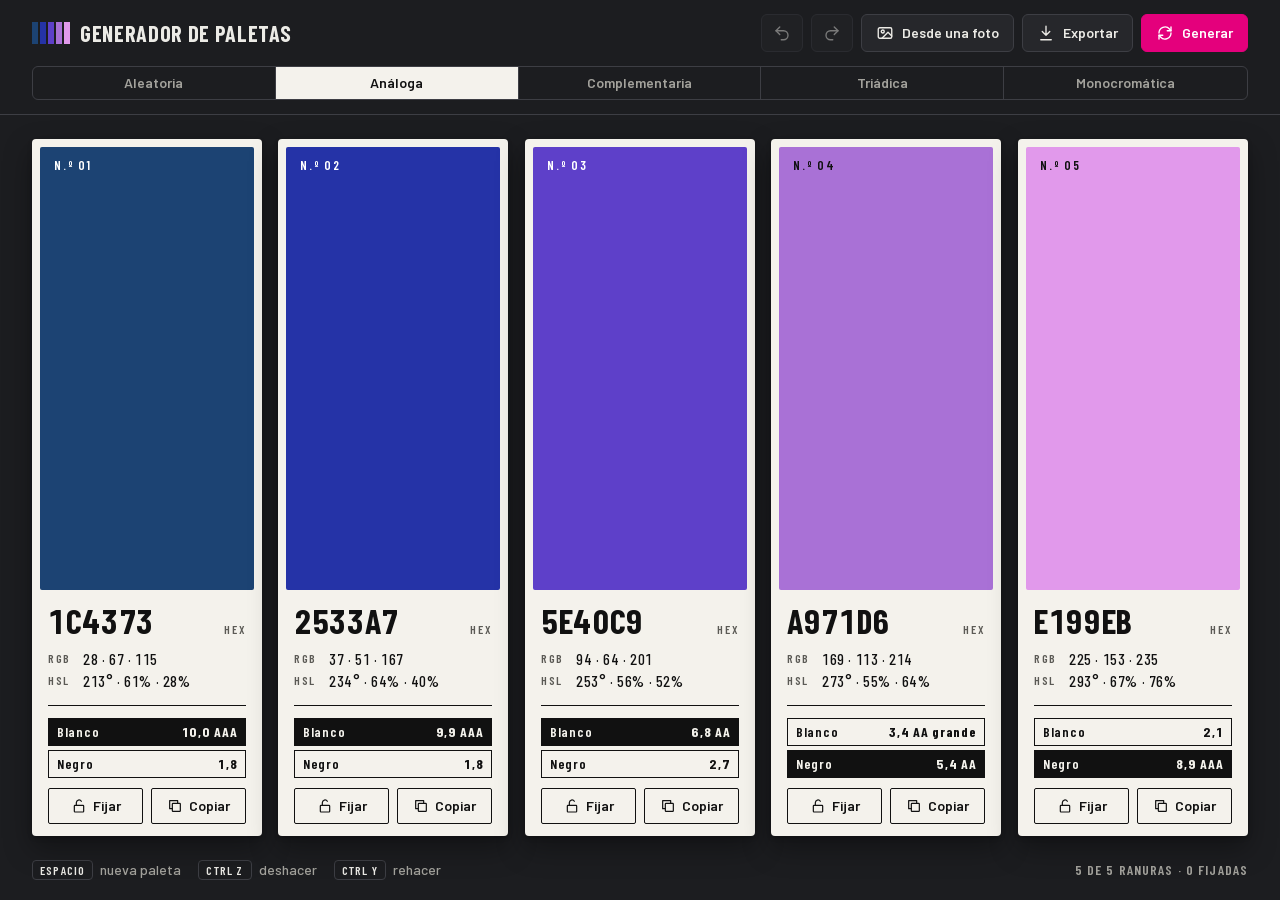
<file: 01-generador-de-paletas/final/index.html>
<!doctype html>
<html lang="es">
<head>
  <meta charset="utf-8" />
  <meta name="viewport" content="width=device-width, initial-scale=1" />
  <title>Generador de paletas</title>
  <meta name="description" content="Genera paletas de colores armónicos con la barra espaciadora, revisa su contraste y expórtalas como variables CSS." />
  <meta name="theme-color" content="#1c1d20" />
  <link rel="icon" href="data:image/svg+xml,%3Csvg xmlns='http://www.w3.org/2000/svg' viewBox='0 0 20 20'%3E%3Crect x='1' width='3' height='20' fill='%231E3A4C'/%3E%3Crect x='5' width='3' height='20' fill='%232F7F7A'/%3E%3Crect x='9' width='3' height='20' fill='%23E7C56A'/%3E%3Crect x='13' width='3' height='20' fill='%23F2994A'/%3E%3Crect x='17' width='3' height='20' fill='%23D2553F'/%3E%3C/svg%3E" />
  <link rel="stylesheet" href="estilos.css" />
</head>
<body>
  <!-- Íconos: se dibujan una vez y cada botón los usa con <use href="#..."> -->
  <svg class="iconos" aria-hidden="true">
    <symbol id="i-deshacer" viewBox="0 0 24 24"><path d="M9 14 4 9l5-5" /><path d="M4 9h10a6 6 0 0 1 0 12h-3" /></symbol>
    <symbol id="i-rehacer" viewBox="0 0 24 24"><path d="m15 14 5-5-5-5" /><path d="M20 9H10a6 6 0 0 0 0 12h3" /></symbol>
    <symbol id="i-foto" viewBox="0 0 24 24"><rect x="3" y="5" width="18" height="14" rx="2" /><circle cx="9" cy="10" r="2" /><path d="m21 16-5-5-8 8" /></symbol>
    <symbol id="i-exportar" viewBox="0 0 24 24"><path d="M12 3v12M7 10l5 5 5-5M5 21h14" /></symbol>
    <symbol id="i-generar" viewBox="0 0 24 24"><path d="M4 12a8 8 0 0 1 14-5.3L20 9" /><path d="M20 4v5h-5" /><path d="M20 12a8 8 0 0 1-14 5.3L4 15" /><path d="M4 20v-5h5" /></symbol>
    <symbol id="i-abierto" viewBox="0 0 24 24"><rect x="5" y="11" width="14" height="10" rx="1" /><path d="M8 11V7a4 4 0 0 1 7.5-2" /></symbol>
    <symbol id="i-cerrado" viewBox="0 0 24 24"><rect x="5" y="11" width="14" height="10" rx="1" /><path d="M8 11V7a4 4 0 0 1 8 0v4" /></symbol>
    <symbol id="i-copiar" viewBox="0 0 24 24"><rect x="8" y="8" width="12" height="12" rx="1" /><path d="M16 8V4H4v12h4" /></symbol>
    <symbol id="i-enlace" viewBox="0 0 24 24"><path d="M10 14a4 4 0 0 0 5.7 0l3-3a4 4 0 0 0-5.7-5.7l-1 1" /><path d="M14 10a4 4 0 0 0-5.7 0l-3 3a4 4 0 0 0 5.7 5.7l1-1" /></symbol>
    <symbol id="i-cerrar" viewBox="0 0 24 24"><path d="M6 6l12 12M18 6 6 18" /></symbol>
  </svg>

  <header class="barra">
    <h1 class="marca">
      <span class="tiras" aria-hidden="true"><i data-tira></i><i data-tira></i><i data-tira></i><i data-tira></i><i data-tira></i></span>
      Generador de paletas
    </h1>

    <fieldset class="armonias">
      <legend class="sr-only">Armonía</legend>
      <label><input type="radio" name="armonia" value="aleatoria" /><span>Aleatoria</span></label>
      <label><input type="radio" name="armonia" value="analoga" checked /><span>Análoga</span></label>
      <label><input type="radio" name="armonia" value="complementaria" /><span>Complementaria</span></label>
      <label><input type="radio" name="armonia" value="triadica" /><span>Triádica</span></label>
      <label><input type="radio" name="armonia" value="monocromatica" /><span>Monocromática</span></label>
    </fieldset>

    <div class="herramientas">
      <button type="button" class="boton boton--icono" data-deshacer disabled title="Deshacer (Ctrl + Z)"><svg><use href="#i-deshacer" /></svg><span>Deshacer</span></button>
      <button type="button" class="boton boton--icono" data-rehacer disabled title="Rehacer (Ctrl + Y)"><svg><use href="#i-rehacer" /></svg><span>Rehacer</span></button>
      <label class="boton" title="También puedes arrastrar una imagen a la página">
        <svg><use href="#i-foto" /></svg><span>Desde una foto</span>
        <input type="file" accept="image/*" class="sr-only" data-foto />
      </label>
      <button type="button" class="boton" data-abrir-exportar><svg><use href="#i-exportar" /></svg><span>Exportar</span></button>
      <button type="button" class="boton boton--principal" data-generar title="Barra espaciadora"><svg><use href="#i-generar" /></svg><span>Generar</span></button>
    </div>
  </header>

  <main class="mesa" data-mesa>
    <article class="chip" data-chip style="--tinta-chip: #1E3A4C; --texto-chip: #fff">
      <div class="tinta"><span class="numero">N.º 01</span></div>
      <div class="ficha">
        <p class="hex"><span data-hex>1E3A4C</span><small>HEX</small></p>
        <dl class="datos">
          <dt>RGB</dt><dd data-rgb></dd>
          <dt>HSL</dt><dd data-hsl></dd>
        </dl>
        <p class="contraste">
          <span data-contraste="blanco">Blanco <b></b></span>
          <span data-contraste="negro">Negro <b></b></span>
        </p>
        <div class="acciones">
          <button type="button" class="accion" data-fijar aria-pressed="false"><svg><use href="#i-abierto" /></svg><span>Fijar</span></button>
          <button type="button" class="accion" data-copiar><svg><use href="#i-copiar" /></svg><span>Copiar</span></button>
        </div>
      </div>
    </article>
    <article class="chip" data-chip style="--tinta-chip: #2F7F7A; --texto-chip: #fff">
      <div class="tinta"><span class="numero">N.º 02</span></div>
      <div class="ficha">
        <p class="hex"><span data-hex>2F7F7A</span><small>HEX</small></p>
        <dl class="datos">
          <dt>RGB</dt><dd data-rgb></dd>
          <dt>HSL</dt><dd data-hsl></dd>
        </dl>
        <p class="contraste">
          <span data-contraste="blanco">Blanco <b></b></span>
          <span data-contraste="negro">Negro <b></b></span>
        </p>
        <div class="acciones">
          <button type="button" class="accion" data-fijar aria-pressed="false"><svg><use href="#i-abierto" /></svg><span>Fijar</span></button>
          <button type="button" class="accion" data-copiar><svg><use href="#i-copiar" /></svg><span>Copiar</span></button>
        </div>
      </div>
    </article>
    <article class="chip" data-chip style="--tinta-chip: #E7C56A; --texto-chip: #111">
      <div class="tinta"><span class="numero">N.º 03</span></div>
      <div class="ficha">
        <p class="hex"><span data-hex>E7C56A</span><small>HEX</small></p>
        <dl class="datos">
          <dt>RGB</dt><dd data-rgb></dd>
          <dt>HSL</dt><dd data-hsl></dd>
        </dl>
        <p class="contraste">
          <span data-contraste="blanco">Blanco <b></b></span>
          <span data-contraste="negro">Negro <b></b></span>
        </p>
        <div class="acciones">
          <button type="button" class="accion" data-fijar aria-pressed="false"><svg><use href="#i-abierto" /></svg><span>Fijar</span></button>
          <button type="button" class="accion" data-copiar><svg><use href="#i-copiar" /></svg><span>Copiar</span></button>
        </div>
      </div>
    </article>
    <article class="chip" data-chip style="--tinta-chip: #F2994A; --texto-chip: #111">
      <div class="tinta"><span class="numero">N.º 04</span></div>
      <div class="ficha">
        <p class="hex"><span data-hex>F2994A</span><small>HEX</small></p>
        <dl class="datos">
          <dt>RGB</dt><dd data-rgb></dd>
          <dt>HSL</dt><dd data-hsl></dd>
        </dl>
        <p class="contraste">
          <span data-contraste="blanco">Blanco <b></b></span>
          <span data-contraste="negro">Negro <b></b></span>
        </p>
        <div class="acciones">
          <button type="button" class="accion" data-fijar aria-pressed="false"><svg><use href="#i-abierto" /></svg><span>Fijar</span></button>
          <button type="button" class="accion" data-copiar><svg><use href="#i-copiar" /></svg><span>Copiar</span></button>
        </div>
      </div>
    </article>
    <article class="chip" data-chip style="--tinta-chip: #D2553F; --texto-chip: #111">
      <div class="tinta"><span class="numero">N.º 05</span></div>
      <div class="ficha">
        <p class="hex"><span data-hex>D2553F</span><small>HEX</small></p>
        <dl class="datos">
          <dt>RGB</dt><dd data-rgb></dd>
          <dt>HSL</dt><dd data-hsl></dd>
        </dl>
        <p class="contraste">
          <span data-contraste="blanco">Blanco <b></b></span>
          <span data-contraste="negro">Negro <b></b></span>
        </p>
        <div class="acciones">
          <button type="button" class="accion" data-fijar aria-pressed="false"><svg><use href="#i-abierto" /></svg><span>Fijar</span></button>
          <button type="button" class="accion" data-copiar><svg><use href="#i-copiar" /></svg><span>Copiar</span></button>
        </div>
      </div>
    </article>
  </main>

  <footer class="pie">
    <p class="atajos"><kbd>Espacio</kbd> nueva paleta <kbd>Ctrl Z</kbd> deshacer <kbd>Ctrl Y</kbd> rehacer</p>
    <p class="estado" data-estado>5 de 5 ranuras · 0 fijadas</p>
  </footer>

  <!-- Avisos cortos ("Copiado"): los lectores de pantalla los leen sin mover el foco -->
  <p class="aviso" role="status" aria-live="polite" data-aviso></p>

  <dialog class="dialogo" data-dialogo aria-labelledby="exportar-titulo">
    <div class="dialogo-cabeza">
      <h2 id="exportar-titulo">Exportar la paleta</h2>
      <button type="button" class="cerrar" data-cerrar aria-label="Cerrar"><svg><use href="#i-cerrar" /></svg></button>
    </div>
    <p class="dialogo-texto">Pega estas variables en tu hoja de estilos y úsalas con <code>var(--color-1)</code>.</p>
    <pre class="codigo" tabindex="0"><code data-codigo></code></pre>
    <div class="dialogo-acciones">
      <button type="button" class="boton boton--principal" data-copiar-css><svg><use href="#i-copiar" /></svg><span>Copiar el CSS</span></button>
      <button type="button" class="boton boton--claro" data-copiar-enlace><svg><use href="#i-enlace" /></svg><span>Copiar el enlace a esta paleta</span></button>
    </div>
  </dialog>

  <!-- Se muestra al arrastrar una imagen sobre la página -->
  <div class="soltar" data-soltar hidden><p>Suelta la imagen para sacar su paleta</p></div>

  <script src="app.js"></script>
</body>
</html>
</file>
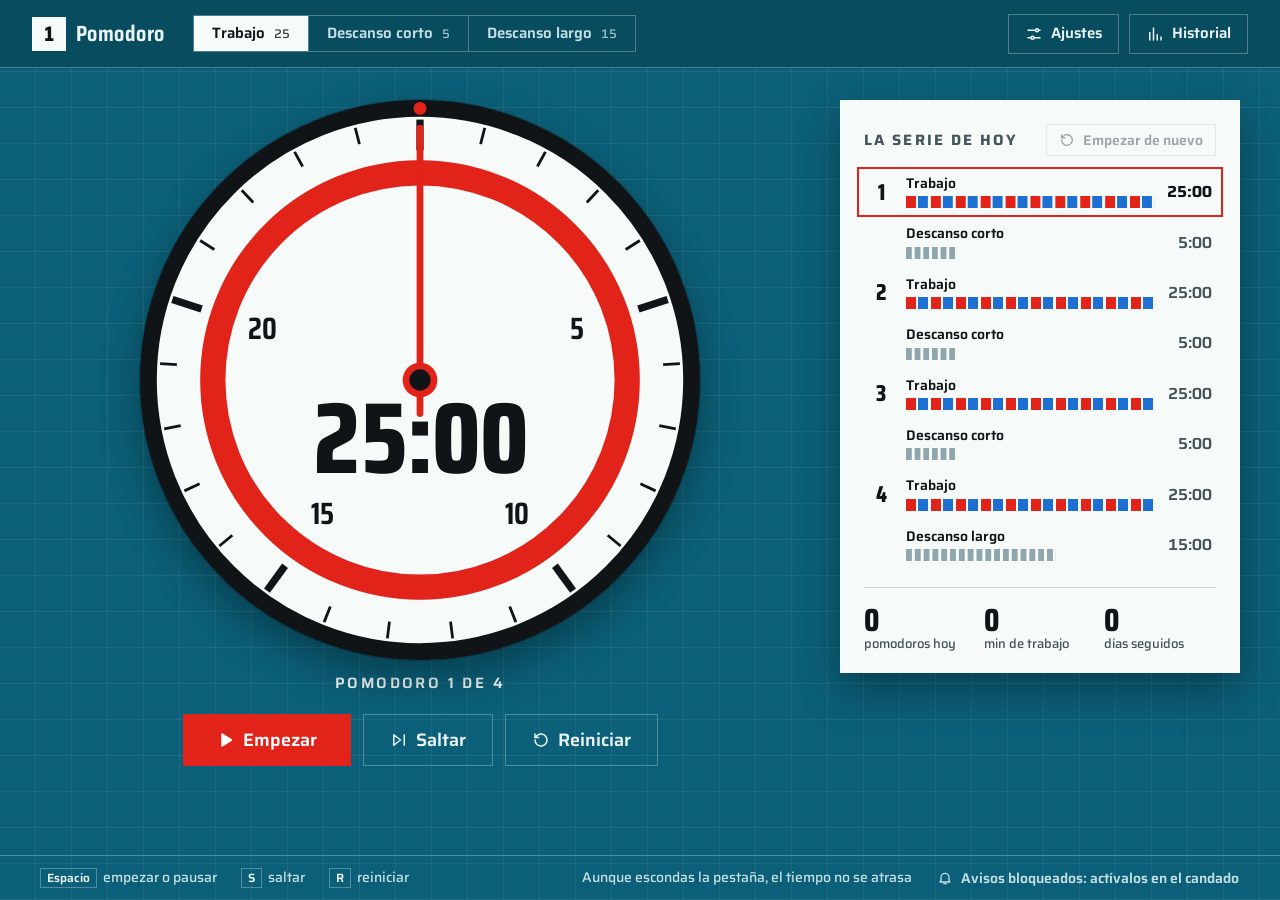
<file: 02-pomodoro/final/index.html>
<!doctype html>
<html lang="es">
<head>
  <meta charset="utf-8" />
  <meta name="viewport" content="width=device-width, initial-scale=1" />
  <title>Pomodoro</title>
  <meta name="description" content="Un temporizador Pomodoro que no se atrasa aunque la pestaña quede escondida, con aviso, pitido y la serie del día." />
  <meta name="theme-color" content="#084c60" />
  <link rel="icon" href="data:image/svg+xml,%3Csvg xmlns='http://www.w3.org/2000/svg' viewBox='0 0 20 20'%3E%3Ccircle cx='10' cy='10' r='9' fill='%23f6faf9'/%3E%3Cpath d='M10 10V3' stroke='%23e2231a' stroke-width='2.4' stroke-linecap='round'/%3E%3Ccircle cx='10' cy='10' r='2' fill='%23111417'/%3E%3C/svg%3E" />
  <link rel="stylesheet" href="estilos.css" />
</head>
<body>
  <!-- Íconos: se dibujan una vez y cada botón los usa con <use href="#..."> -->
  <svg class="iconos" aria-hidden="true">
    <symbol id="i-empezar" viewBox="0 0 24 24"><path d="M7 4.5v15l12-7.5z" /></symbol>
    <symbol id="i-pausar" viewBox="0 0 24 24"><path d="M8 5v14M16 5v14" /></symbol>
    <symbol id="i-saltar" viewBox="0 0 24 24"><path d="M5 5l9 7-9 7zM19 5v14" /></symbol>
    <symbol id="i-reiniciar" viewBox="0 0 24 24"><path d="M4 12a8 8 0 1 0 2.4-5.7L4 8.7" /><path d="M4 4v4.7h4.7" /></symbol>
    <symbol id="i-ajustes" viewBox="0 0 24 24"><path d="M4 7h10M18 7h2M4 17h4M12 17h8" /><circle cx="16" cy="7" r="2" /><circle cx="10" cy="17" r="2" /></symbol>
    <symbol id="i-historial" viewBox="0 0 24 24"><path d="M5 20V10M10 20V4M15 20v-7M20 20v-4" /></symbol>
    <symbol id="i-aviso" viewBox="0 0 24 24"><path d="M6 16V11a6 6 0 0 1 12 0v5l1.5 2h-15z" /><path d="M10 20.5h4" /></symbol>
  </svg>

  <header class="barra">
    <h1 class="marca"><span class="carril" data-numero>1</span>Pomodoro</h1>

    <fieldset class="bloques">
      <legend class="sr-only">Bloque</legend>
      <label><input type="radio" name="bloque" value="trabajo" checked /><span>Trabajo <small data-minutos="trabajo">25</small></span></label>
      <label><input type="radio" name="bloque" value="corto" /><span><span class="largo-solo">Descanso</span><span class="corto-solo">Desc.</span> corto <small data-minutos="corto">5</small></span></label>
      <label><input type="radio" name="bloque" value="largo" /><span><span class="largo-solo">Descanso</span><span class="corto-solo">Desc.</span> largo <small data-minutos="largo">15</small></span></label>
    </fieldset>

    <div class="herramientas">
      <button type="button" class="boton boton--icono" data-abrir-ajustes><svg><use href="#i-ajustes" /></svg><span>Ajustes</span></button>
      <button type="button" class="boton boton--icono" data-abrir-historial><svg><use href="#i-historial" /></svg><span>Historial</span></button>
    </div>
  </header>

  <main class="piscina">
    <section class="reloj" aria-label="Temporizador">
      <div class="esfera">
        <svg viewBox="0 0 200 200" aria-hidden="true">
          <circle class="cara" cx="100" cy="100" r="97" />
          <circle class="pista" cx="100" cy="100" r="74" />
          <circle class="arco" cx="100" cy="100" r="74" pathLength="100" transform="rotate(-90 100 100)" data-arco />
          <g class="marcas" data-marcas></g>
          <g class="numeros" data-numeros></g>
          <g class="aguja" data-aguja>
            <line x1="100" y1="112" x2="100" y2="10" />
            <circle cx="100" cy="100" r="5" />
          </g>
          <g class="segundero" data-segundero><circle cx="100" cy="3" r="2.3" /></g>
        </svg>
        <div class="lectura">
          <p class="tiempo" role="timer" data-tiempo>25:00</p>
        </div>
      </div>
      <p class="que" data-que>Pomodoro 1 de 4</p>

      <div class="acciones">
        <button type="button" class="boton boton--principal" data-principal title="Barra espaciadora">
          <svg><use href="#i-empezar" data-icono-principal /></svg><span data-texto-principal>Empezar</span>
        </button>
        <button type="button" class="boton" data-saltar title="Tecla S"><svg><use href="#i-saltar" /></svg><span>Saltar</span></button>
        <button type="button" class="boton" data-reiniciar title="Tecla R"><svg><use href="#i-reiniciar" /></svg><span>Reiniciar</span></button>
      </div>
    </section>

    <aside class="serie" aria-labelledby="titulo-serie">
      <div class="serie-cabeza">
        <h2 id="titulo-serie">La serie de hoy</h2>
        <button type="button" class="boton boton--chico boton--tinta" data-nueva-serie><svg><use href="#i-reiniciar" /></svg><span>Empezar de nuevo</span></button>
      </div>
      <ol class="carriles" data-serie></ol>
      <dl class="resumen">
        <div><dt>pomodoros hoy</dt><dd data-hoy>0</dd></div>
        <div><dt>min de trabajo</dt><dd data-minutos-hoy>0</dd></div>
        <div><dt>días seguidos</dt><dd data-racha>0</dd></div>
      </dl>
    </aside>
  </main>

  <footer class="pie">
    <p class="atajos"><span><kbd>Espacio</kbd>empezar o pausar</span><span><kbd>S</kbd>saltar</span><span><kbd>R</kbd>reiniciar</span></p>
    <p class="estados">
      <span class="promesa">Aunque escondas la pestaña, el tiempo no se atrasa</span>
      <span class="pantalla" data-pantalla hidden>Pantalla encendida</span>
      <button type="button" class="boton boton--chico" data-avisos><svg><use href="#i-aviso" /></svg><span data-texto-avisos>Activar avisos</span></button>
    </p>
  </footer>

  <!-- Lo que conviene anunciar a un lector de pantalla (el final de cada bloque) -->
  <p class="sr-only" aria-live="polite" data-anuncio></p>

  <dialog class="dialogo" data-dialogo-ajustes aria-labelledby="titulo-ajustes">
    <form method="dialog">
      <h2 id="titulo-ajustes">Ajustes</h2>
      <div class="campos">
        <label>Trabajo<span class="campo"><input type="number" name="trabajo" min="1" max="90" required /><span class="unidad">min</span></span></label>
        <label>Descanso corto<span class="campo"><input type="number" name="corto" min="1" max="30" required /><span class="unidad">min</span></span></label>
        <label>Descanso largo<span class="campo"><input type="number" name="largo" min="1" max="60" required /><span class="unidad">min</span></span></label>
        <label>Pomodoros por serie<span class="campo"><input type="number" name="cada" min="2" max="8" required /><span class="unidad"></span></span></label>
      </div>
      <label class="casilla"><input type="checkbox" name="sonido" /> Pitido al terminar cada bloque</label>
      <div class="botones">
        <button class="boton" value="cancelar" formnovalidate>Cancelar</button>
        <button class="boton boton--principal" value="guardar">Guardar</button>
      </div>
    </form>
  </dialog>

  <dialog class="dialogo" data-dialogo-historial aria-labelledby="titulo-historial">
    <form method="dialog">
      <h2 id="titulo-historial">Los últimos 7 días</h2>
      <p class="nota">Minutos de trabajo terminados por día.</p>
      <ol class="dias" data-dias></ol>
      <div class="botones"><button class="boton boton--principal" value="cerrar">Cerrar</button></div>
    </form>
  </dialog>

  <script src="app.js"></script>
</body>
</html>
</file>
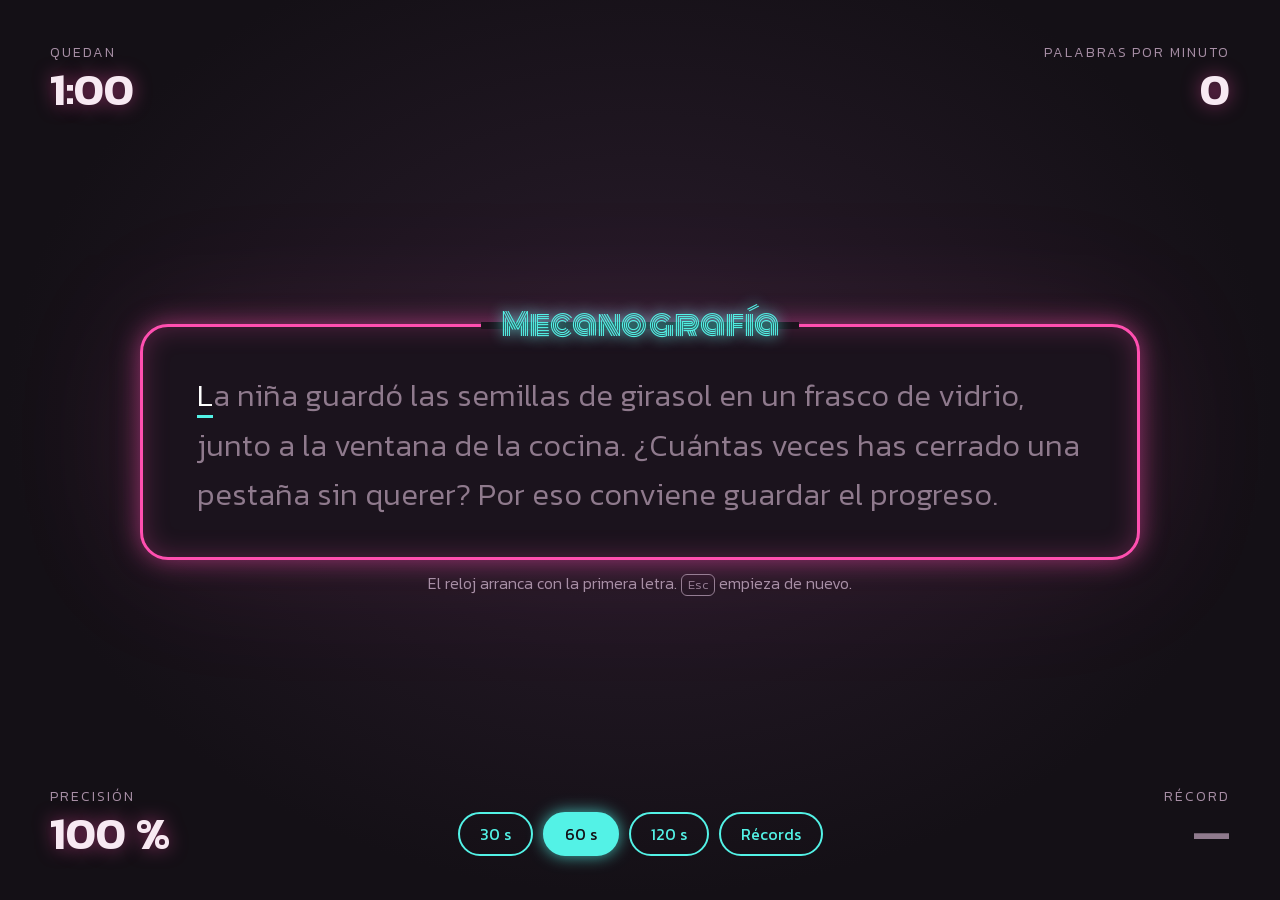
<file: 03-mecanografia/final/index.html>
<!doctype html>
<html lang="es">
<head>
  <meta charset="utf-8" />
  <meta name="viewport" content="width=device-width, initial-scale=1" />
  <title>Reto de mecanografía</title>
  <meta name="description" content="Escribe un texto en español contra reloj y mide tus palabras por minuto, tu precisión y las letras que más fallas." />
  <meta name="theme-color" content="#141016" />
  <link rel="icon" href="data:image/svg+xml,%3Csvg xmlns='http://www.w3.org/2000/svg' viewBox='0 0 20 20'%3E%3Crect x='1.5' y='3.5' width='17' height='13' rx='4' fill='%23141016' stroke='%23FF4FB0' stroke-width='2'/%3E%3Cpath d='M6 13.5h8' stroke='%2353F2E6' stroke-width='2' stroke-linecap='round'/%3E%3C/svg%3E" />
  <link rel="stylesheet" href="estilos.css" />
</head>
<body>
  <main class="pared" data-pared>
    <p class="cifra cifra--quedan"><span class="cifra__nombre">Quedan</span><b data-quedan>1:00</b></p>
    <p class="cifra cifra--ppm"><span class="cifra__nombre">Palabras por minuto</span><b data-ppm>0</b></p>

    <section class="cartel" data-cartel data-fase="listo" aria-labelledby="nombre">
      <h1 class="nombre" id="nombre">Mecanografía</h1>

      <div class="vista-texto" data-vista-texto>
        <label class="sr-only" for="entrada">Escribe el texto del cartel</label>
        <input id="entrada" class="entrada" data-entrada type="text" autocomplete="off" autocapitalize="off"
          autocorrect="off" spellcheck="false" enterkeyhint="done" aria-describedby="texto-leible ayuda" />
        <p class="sr-only" id="texto-leible" data-texto-leible></p>
        <div class="ventana" aria-hidden="true">
          <p class="texto" data-texto></p>
        </div>
        <p class="sin-foco" aria-hidden="true">Haz clic aquí para seguir escribiendo<span class="solo-teclado">, o pulsa una letra</span></p>
      </div>

      <div class="vista-resultado" data-vista-resultado hidden>
        <div class="resultado__cabeza">
          <p class="resultado__ppm"><b data-r-ppm>0</b> palabras por minuto</p>
          <p class="resultado__record" data-r-record hidden>Récord nuevo</p>
        </div>

        <dl class="resultado__datos">
          <div><dt>Precisión</dt><dd data-r-precision>100 %</dd></div>
          <div><dt>Letras bien</dt><dd data-r-bien>0</dd></div>
          <div><dt>Errores</dt><dd data-r-errores>0</dd></div>
          <div><dt>Tilde, ñ o diéresis</dt><dd data-r-tildes>0</dd></div>
        </dl>

        <figure class="ritmo" data-ritmo>
          <svg class="grafica" data-grafica viewBox="0 0 800 130" role="img" aria-labelledby="grafica-titulo">
            <title id="grafica-titulo" data-grafica-titulo>Tu ritmo segundo a segundo</title>
          </svg>
          <figcaption>Tu ritmo, segundo a segundo. Cada punto rojo marca un segundo con errores: cuanto más grande, más errores.</figcaption>
        </figure>

        <div class="resultado__pie">
          <p class="falladas" data-r-falladas-linea>Las que más fallaste: <span data-r-falladas></span></p>
          <div class="acciones">
            <button type="button" class="tubo tubo--lleno" data-otro>Otro texto <kbd>Enter</kbd></button>
            <button type="button" class="tubo" data-repetir>Repetir el mismo <kbd>Esc</kbd></button>
          </div>
        </div>
      </div>

      <div class="avisos">
        <p class="ayuda" id="ayuda" data-ayuda>El reloj arranca con la primera letra.<span class="solo-teclado"> <kbd>Esc</kbd> empieza de nuevo.</span></p>
        <p class="mayus" data-mayus hidden>Bloq Mayús está activado</p>
      </div>
    </section>

    <p class="cifra cifra--precision"><span class="cifra__nombre">Precisión</span><b data-precision>100 %</b></p>

    <nav class="pastillas" aria-label="Duración y récords">
      <fieldset class="duraciones">
        <legend class="sr-only">Duración</legend>
        <label><input type="radio" name="duracion" value="30" /><span>30 s</span></label>
        <label><input type="radio" name="duracion" value="60" checked /><span>60 s</span></label>
        <label><input type="radio" name="duracion" value="120" /><span>120 s</span></label>
      </fieldset>
      <button type="button" class="tubo" data-abrir-records>Récords</button>
    </nav>

    <p class="cifra cifra--record" data-cifra-record><span class="cifra__nombre">Récord</span><b data-record>—</b></p>
  </main>

  <dialog class="dialogo" data-dialogo-records aria-labelledby="records-titulo">
    <h2 id="records-titulo">Récords</h2>
    <div class="tablas" data-tablas></div>
    <form method="dialog">
      <button class="tubo" value="cerrar">Cerrar</button>
    </form>
  </dialog>

  <p class="sr-only" aria-live="polite" data-anuncio></p>

  <script src="app.js"></script>
</body>
</html>
</file>
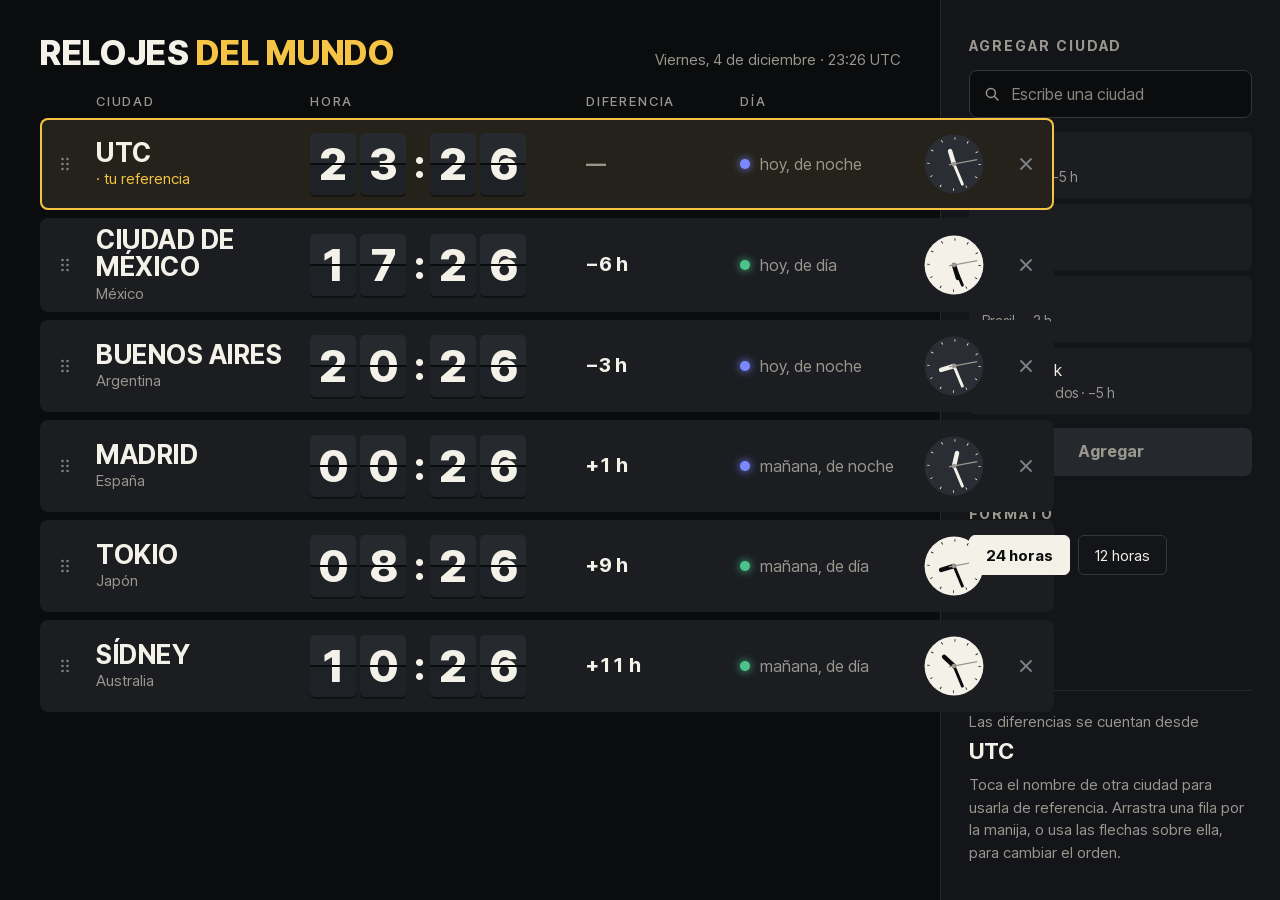
<file: 04-relojes-del-mundo/final/index.html>
<!doctype html>
<html lang="es">
<head>
  <meta charset="utf-8" />
  <meta name="viewport" content="width=device-width, initial-scale=1" />
  <title>Relojes del mundo</title>
  <meta name="description" content="La hora de las ciudades que elijas, en un tablero de paletas que giran: cuánto se adelantan o atrasan respecto de la tuya y si allá es de día." />
  <meta name="theme-color" content="#0B0C0E" />
  <link rel="icon" href="data:image/svg+xml,%3Csvg xmlns='http://www.w3.org/2000/svg' viewBox='0 0 20 20'%3E%3Crect x='1' y='2' width='18' height='16' rx='3' fill='%2326292e'/%3E%3Cpath d='M1 10h18' stroke='%230B0C0E' stroke-width='1.4'/%3E%3Cpath d='M10 10V5.5M10 10l3 2' stroke='%23F6C445' stroke-width='1.8' stroke-linecap='round'/%3E%3C/svg%3E" />
  <link rel="stylesheet" href="estilos.css" />
</head>
<body>
  <!-- Íconos: se dibujan una vez y cada botón los usa con <use href="#..."> -->
  <svg class="iconos" aria-hidden="true">
    <symbol id="i-manija" viewBox="0 0 24 24"><circle cx="9" cy="6" r="1.6" /><circle cx="15" cy="6" r="1.6" /><circle cx="9" cy="12" r="1.6" /><circle cx="15" cy="12" r="1.6" /><circle cx="9" cy="18" r="1.6" /><circle cx="15" cy="18" r="1.6" /></symbol>
    <symbol id="i-quitar" viewBox="0 0 24 24"><path d="M6 6l12 12M18 6L6 18" /></symbol>
    <symbol id="i-buscar" viewBox="0 0 24 24"><circle cx="10.5" cy="10.5" r="6" /><path d="M15 15l5 5" /></symbol>
  </svg>

  <div class="pagina">
    <header class="cab">
      <h1>Relojes <span>del mundo</span></h1>
      <p data-fecha></p>
    </header>

    <main class="tablero">
      <div class="columnas" aria-hidden="true">
        <span></span><span>Ciudad</span><span>Hora</span><span>Diferencia</span><span>Día</span><span></span><span></span>
      </div>
      <ol class="filas" data-filas aria-label="Tus ciudades"></ol>
    </main>

    <aside class="panel">
      <section class="agregar" aria-labelledby="titulo-agregar">
        <h2 id="titulo-agregar">Agregar ciudad</h2>
        <div class="buscador">
          <svg aria-hidden="true"><use href="#i-buscar" /></svg>
          <label class="sr-only" for="buscar">Buscar una ciudad</label>
          <input id="buscar" type="search" data-buscar placeholder="Escribe una ciudad" autocomplete="off"
            spellcheck="false" aria-controls="sugerencias" aria-describedby="ayuda-buscar" />
        </div>
        <p class="sr-only" id="ayuda-buscar">Con la flecha hacia abajo vas a las sugerencias. Enter agrega la primera.</p>
        <ul class="sugerencias" id="sugerencias" data-sugerencias aria-label="Sugerencias"></ul>
        <button type="button" class="boton" data-agregar disabled>Agregar</button>
      </section>

      <fieldset class="formato">
        <legend>Formato</legend>
        <label><input type="radio" name="formato" value="24" checked /><span>24 horas</span></label>
        <label><input type="radio" name="formato" value="12" /><span>12 horas</span></label>
      </fieldset>

      <p class="referencia">
        Las diferencias se cuentan desde
        <b data-ref-nombre></b>
        <span class="ayuda">Toca el nombre de otra ciudad para usarla de referencia. Arrastra una fila por la manija, o usa las flechas sobre ella, para cambiar el orden.</span>
      </p>
    </aside>
  </div>

  <!-- Una fila del tablero: app.js la copia para cada ciudad -->
  <template data-plantilla>
    <li class="fila" draggable="true">
      <button type="button" class="manija" data-manija><svg aria-hidden="true"><use href="#i-manija" /></svg></button>
      <button type="button" class="ciudad" data-ciudad aria-pressed="false">
        <span class="nombre" data-nombre></span>
        <span class="pais" data-pais></span>
      </button>
      <p class="hora">
        <span class="sr-only" data-hora-texto></span>
        <span class="paletas" data-paletas aria-hidden="true"></span>
        <span class="ampm" data-ampm aria-hidden="true"></span>
      </p>
      <p class="dif" data-dif></p>
      <p class="dia"><span class="luz" data-luz></span><span data-dia></span></p>
      <svg class="reloj" viewBox="0 0 100 100" aria-hidden="true">
        <circle class="cara" cx="50" cy="50" r="46" />
        <circle class="marcas" cx="50" cy="50" r="40" pathLength="12" />
        <line class="horario" data-horario x1="50" y1="50" x2="50" y2="29" />
        <line class="minutero" data-minutero x1="50" y1="50" x2="50" y2="16" />
        <line class="segundero" data-segundero x1="50" y1="58" x2="50" y2="13" />
        <circle class="eje" cx="50" cy="50" r="3.5" />
      </svg>
      <button type="button" class="quitar" data-quitar><svg aria-hidden="true"><use href="#i-quitar" /></svg></button>
    </li>
  </template>

  <p class="sr-only" aria-live="polite" data-anuncio></p>

  <script src="app.js"></script>
</body>
</html>
</file>
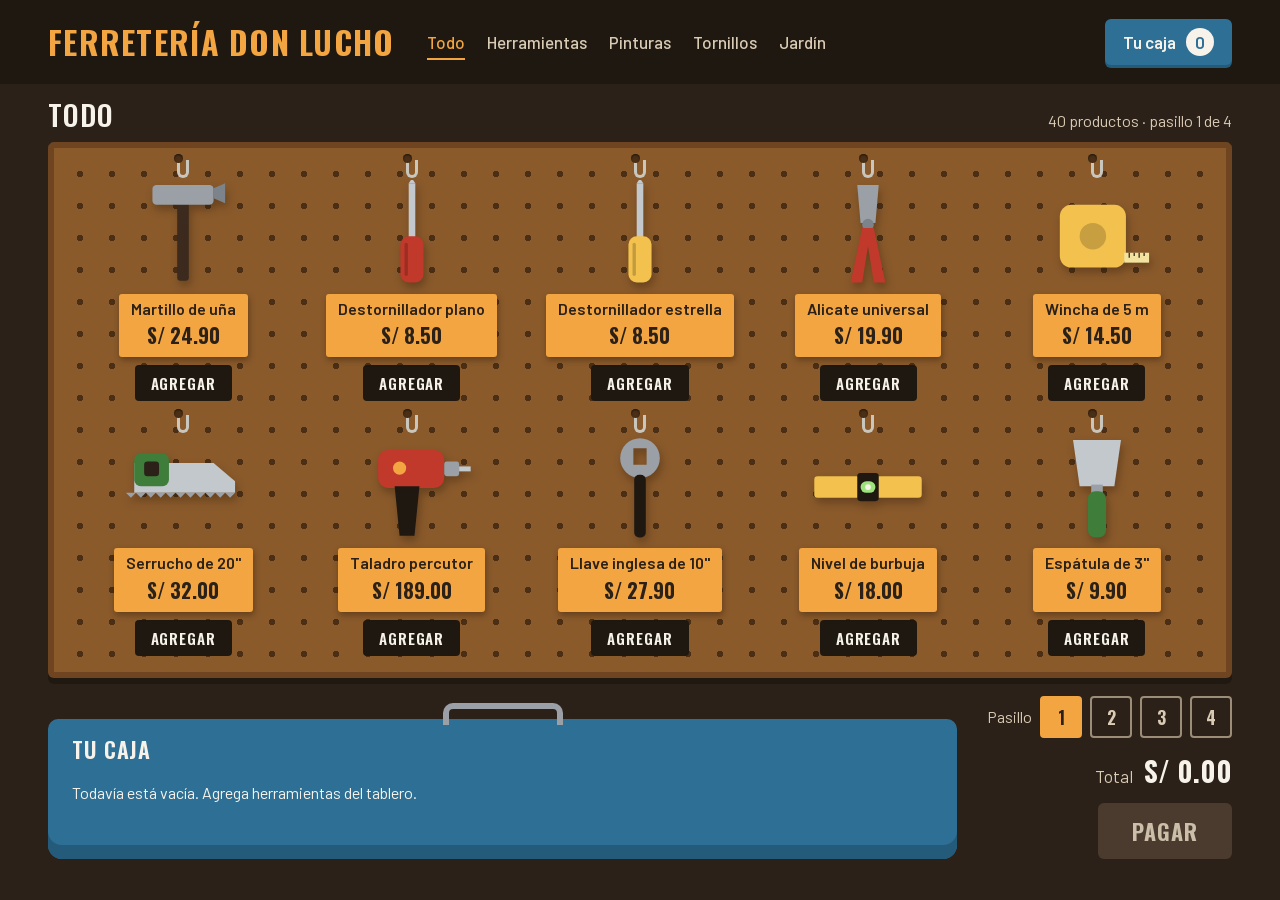
<file: 05-tienda-pequena/final/index.html>
<!doctype html>
<html lang="es">
<head>
  <meta charset="utf-8" />
  <meta name="viewport" content="width=device-width, initial-scale=1" />
  <title>Ferretería Don Lucho</title>
  <meta name="description" content="Una tienda pequeña: herramientas colgadas de un tablero, una caja que se sincroniza entre pestañas y un pago de prueba." />
  <meta name="theme-color" content="#1f1811" />
  <link rel="icon" href="data:image/svg+xml,%3Csvg xmlns='http://www.w3.org/2000/svg' viewBox='0 0 20 20'%3E%3Crect width='20' height='20' rx='4' fill='%238A5A2B'/%3E%3Crect x='9' y='4' width='3' height='13' rx='1' fill='%232B2118'/%3E%3Crect x='5' y='3' width='11' height='4' rx='1' fill='%23F2A541'/%3E%3C/svg%3E" />
  <link rel="stylesheet" href="estilos.css" />
</head>
<body>
  <!-- Los dibujos de las herramientas: cada producto usa uno con <use href="#d-...">.
       La parte de color sale de la variable --c, que app.js pone en cada producto. -->
  <svg class="dibujos" aria-hidden="true">
    <symbol id="i-menos" viewBox="0 0 16 16"><path d="M3 8h10" /></symbol>
    <symbol id="i-mas" viewBox="0 0 16 16"><path d="M3 8h10M8 3v10" /></symbol>
    <symbol id="d-martillo" viewBox="0 0 150 130"><rect x="68" y="18" width="14" height="104" rx="4" fill="var(--c)" /><rect x="38" y="6" width="74" height="24" rx="5" fill="#9aa0a6" /><path d="M112 10l14-6v24l-14-6z" fill="#7d838a" /></symbol>
    <symbol id="d-destornillador" viewBox="0 0 150 130"><rect x="71" y="4" width="8" height="66" fill="#c3c8cd" /><path d="M71 4h8l-4-6z" fill="#c3c8cd" /><rect x="61" y="68" width="28" height="56" rx="10" fill="var(--c)" /><rect x="66" y="76" width="4" height="40" rx="2" fill="rgba(0,0,0,.2)" /></symbol>
    <symbol id="d-alicate" viewBox="0 0 150 130"><path d="M62 6h26l-4 46H66z" fill="#9aa0a6" /><circle cx="75" cy="54" r="7" fill="#7d838a" /><path d="M68 58l-14 66h14l7-44 7 44h14l-14-66z" fill="var(--c)" /></symbol>
    <symbol id="d-wincha" viewBox="0 0 150 130"><rect x="30" y="30" width="80" height="76" rx="14" fill="var(--c)" /><circle cx="70" cy="68" r="16" fill="rgba(0,0,0,.18)" /><rect x="108" y="88" width="30" height="12" fill="#f2e4a0" /><path d="M114 88v6M120 88v4M126 88v6M132 88v4" stroke="#2B2118" stroke-width="1.5" /></symbol>
    <symbol id="d-serrucho" viewBox="0 0 150 130"><path d="M16 34h96l26 22v14H16z" fill="#c3c8cd" /><path d="M16 70h122l-6 6-6-6-6 6-6-6-6 6-6-6-6 6-6-6-6 6-6-6-6 6-6-6-6 6-6-6-6 6-6-6-6 6-6-6-6 6-6-6-6 6-6-6z" fill="#9aa0a6" /><rect x="16" y="22" width="42" height="40" rx="8" fill="var(--c)" /><rect x="28" y="32" width="18" height="18" rx="4" fill="#2B2118" /></symbol>
    <symbol id="d-taladro" viewBox="0 0 150 130"><rect x="34" y="18" width="80" height="46" rx="12" fill="var(--c)" /><rect x="114" y="32" width="18" height="18" rx="3" fill="#9aa0a6" /><rect x="132" y="38" width="14" height="6" fill="#c3c8cd" /><path d="M54 62h30l-6 60H60z" fill="#1f1811" /><circle cx="60" cy="40" r="8" fill="#F2A541" /></symbol>
    <symbol id="d-llave" viewBox="0 0 150 130"><path d="M75 4a24 24 0 0 1 0 48a24 24 0 0 1 0-48zM67 16h16v20H67z" fill="#9aa0a6" fill-rule="evenodd" /><rect x="68" y="48" width="14" height="76" rx="6" fill="var(--c)" /></symbol>
    <symbol id="d-nivel" viewBox="0 0 150 130"><rect x="10" y="50" width="130" height="26" rx="4" fill="var(--c)" /><rect x="62" y="46" width="26" height="34" rx="4" fill="#1f1811" /><rect x="66" y="56" width="18" height="14" rx="7" fill="#9be37a" /><circle cx="75" cy="63" r="3.5" fill="#f7f3ea" /></symbol>
    <symbol id="d-espatula" viewBox="0 0 150 130"><path d="M46 6h58l-8 56H54z" fill="#c3c8cd" /><rect x="68" y="60" width="14" height="10" fill="#9aa0a6" /><rect x="64" y="68" width="22" height="56" rx="9" fill="var(--c)" /></symbol>
    <symbol id="d-candado" viewBox="0 0 150 130"><path d="M50 60V36a25 25 0 0 1 50 0v24" fill="none" stroke="#9aa0a6" stroke-width="10" /><rect x="34" y="58" width="82" height="64" rx="10" fill="var(--c)" /><circle cx="75" cy="84" r="7" fill="#2B2118" /><rect x="72" y="88" width="6" height="16" fill="#2B2118" /></symbol>
    <symbol id="d-cinta" viewBox="0 0 150 130"><circle cx="75" cy="66" r="48" fill="var(--c)" /><circle cx="75" cy="66" r="22" fill="#e8e3d6" /><circle cx="75" cy="66" r="16" fill="#2B2118" /></symbol>
    <symbol id="d-lata" viewBox="0 0 150 130"><path d="M44 30a31 22 0 0 1 62 0" fill="none" stroke="#7d838a" stroke-width="4" /><rect x="36" y="34" width="78" height="88" rx="6" fill="#b9bec4" /><rect x="36" y="52" width="78" height="52" fill="var(--c)" /><ellipse cx="75" cy="34" rx="39" ry="7" fill="#d6dadd" /></symbol>
    <symbol id="d-brocha" viewBox="0 0 150 130"><rect x="68" y="66" width="14" height="58" rx="6" fill="var(--c)" /><rect x="50" y="48" width="50" height="22" rx="3" fill="#9aa0a6" /><path d="M48 6h54v44H48z" fill="#e8e3d6" /><path d="M56 6v44M66 6v44M76 6v44M86 6v44M96 6v44" stroke="#cfc8b6" stroke-width="2" /></symbol>
    <symbol id="d-rodillo" viewBox="0 0 150 130"><rect x="26" y="8" width="98" height="34" rx="16" fill="var(--c)" /><path d="M124 25h10v34H75v18" fill="none" stroke="#9aa0a6" stroke-width="5" /><rect x="67" y="76" width="16" height="48" rx="7" fill="#1f1811" /></symbol>
    <symbol id="d-spray" viewBox="0 0 150 130"><rect x="52" y="30" width="46" height="94" rx="10" fill="var(--c)" /><rect x="60" y="14" width="30" height="18" rx="4" fill="#d6dadd" /><rect x="70" y="6" width="12" height="10" rx="2" fill="#2B2118" /><rect x="52" y="60" width="46" height="26" fill="rgba(255,255,255,.25)" /></symbol>
    <symbol id="d-caja" viewBox="0 0 150 130"><rect x="26" y="30" width="98" height="92" rx="6" fill="var(--c)" /><rect x="40" y="46" width="70" height="44" rx="4" fill="#efe9da" /><path d="M50 58l10 22M64 54l10 22M78 58l10 22M92 54l10 22" stroke="#7d838a" stroke-width="4" stroke-linecap="round" /><rect x="40" y="98" width="70" height="12" rx="2" fill="rgba(0,0,0,.2)" /></symbol>
    <symbol id="d-pala" viewBox="0 0 150 130"><rect x="69" y="4" width="12" height="70" rx="5" fill="var(--c)" /><rect x="60" y="2" width="30" height="10" rx="5" fill="#1f1811" /><path d="M52 72h46v26c0 16-12 26-23 26S52 114 52 98z" fill="#9aa0a6" /></symbol>
    <symbol id="d-rastrillo" viewBox="0 0 150 130"><rect x="69" y="4" width="12" height="80" rx="5" fill="var(--c)" /><rect x="30" y="82" width="90" height="12" rx="3" fill="#9aa0a6" /><path d="M36 94v26M50 94v26M64 94v26M78 94v26M92 94v26M106 94v26M114 94v26" stroke="#9aa0a6" stroke-width="5" stroke-linecap="round" /></symbol>
    <symbol id="d-regadera" viewBox="0 0 150 130"><path d="M30 50h70v66a6 6 0 0 1-6 6H36a6 6 0 0 1-6-6z" fill="var(--c)" /><path d="M100 70l38-36" stroke="var(--c)" stroke-width="10" stroke-linecap="round" /><rect x="128" y="22" width="18" height="18" rx="4" fill="#9aa0a6" transform="rotate(-45 137 31)" /><path d="M42 50a24 24 0 0 1 46 0" fill="none" stroke="var(--c)" stroke-width="8" /></symbol>
    <symbol id="d-manguera" viewBox="0 0 150 130"><g fill="none" stroke="var(--c)" stroke-width="10"><circle cx="75" cy="68" r="48" /><circle cx="75" cy="68" r="34" /><circle cx="75" cy="68" r="20" /></g><rect x="112" y="98" width="26" height="12" rx="3" fill="#F2A541" /></symbol>
    <symbol id="d-tijera" viewBox="0 0 150 130"><path d="M62 4c-6 22 0 46 13 56M88 4c6 22 0 46-13 56" stroke="#9aa0a6" stroke-width="10" fill="none" stroke-linecap="round" /><circle cx="75" cy="62" r="6" fill="#7d838a" /><path d="M70 66l-18 58M80 66l18 58" stroke="var(--c)" stroke-width="14" stroke-linecap="round" /></symbol>
    <symbol id="d-guantes" viewBox="0 0 150 130"><path d="M44 124V58c0-8 10-8 10 0v-26c0-8 10-8 10 0v-6c0-8 10-8 10 0v6c0-8 10-8 10 0v34l8-10c6-6 14 0 10 6l-16 30v32z" fill="var(--c)" /><rect x="44" y="110" width="52" height="14" fill="rgba(0,0,0,.2)" /></symbol>
    <symbol id="d-semillas" viewBox="0 0 150 130"><path d="M40 10h70v110H40z" fill="var(--c)" /><path d="M40 10l8 8 8-8 8 8 8-8 8 8 8-8 8 8 8-8v0" fill="none" stroke="rgba(0,0,0,.25)" stroke-width="3" /><circle cx="75" cy="62" r="22" fill="#f7f3ea" /><path d="M75 74V54M75 60c-8-8-14-4-14 0M75 58c8-8 14-4 14 0" stroke="#3e7d3a" stroke-width="4" fill="none" stroke-linecap="round" /></symbol>
    <symbol id="d-saco" viewBox="0 0 150 130"><path d="M42 20h66l-4 12 10 82a8 8 0 0 1-8 8H44a8 8 0 0 1-8-8l10-82z" fill="var(--c)" /><rect x="50" y="62" width="50" height="30" rx="3" fill="#f7f3ea" /><path d="M58 72h34M58 82h22" stroke="#2B2118" stroke-width="4" /></symbol>
    <symbol id="d-aspersor" viewBox="0 0 150 130"><path d="M75 60V30M75 30l-30-22M75 30l30-22M75 30V4" stroke="#7fc3e8" stroke-width="4" stroke-dasharray="6 6" stroke-linecap="round" /><rect x="60" y="56" width="30" height="40" rx="6" fill="#9aa0a6" /><path d="M36 122l14-30h50l14 30z" fill="var(--c)" /></symbol>
  </svg>

  <header class="barra">
    <h1 class="marca"><a href="?">Ferretería Don Lucho</a></h1>
    <nav class="secciones" aria-label="Secciones" data-secciones></nav>
    <a class="contador" href="#caja" data-contador>Tu caja <b data-cantidad>0</b></a>
  </header>

  <main class="tienda">
    <div class="encabezado">
      <h2 data-titulo>Todo</h2>
      <p data-resumen></p>
    </div>

    <ol class="tablero" data-tablero aria-label="Productos de este pasillo"></ol>

    <div class="pie">
      <section class="caja" id="caja" aria-labelledby="titulo-caja" tabindex="-1">
        <h2 id="titulo-caja">Tu caja</h2>
        <ul class="items" data-items></ul>
        <p class="vacia" data-vacia>Todavía está vacía. Agrega herramientas del tablero.</p>
      </section>

      <div class="lado">
        <nav class="pasillos" aria-label="Pasillos" data-pasillos></nav>
        <p class="total">Total <b data-total></b></p>
        <button type="button" class="boton boton--pagar" data-pagar disabled>Pagar</button>
      </div>
    </div>
  </main>

  <!-- Un producto del tablero: app.js copia esta plantilla para cada uno -->
  <template data-plantilla>
    <li class="herramienta">
      <span class="gancho" aria-hidden="true"></span>
      <button type="button" class="ver" data-ver>
        <svg class="dibujo" viewBox="0 0 150 130" aria-hidden="true"><use data-uso href="" /></svg>
      </button>
      <div class="etiqueta">
        <p class="nombre" data-nombre></p>
        <p class="precio" data-precio></p>
        <p class="en-caja" data-en-caja hidden></p>
      </div>
      <button type="button" class="agregar" data-agregar>Agregar</button>
    </li>
  </template>

  <!-- La vista rápida: un popover que se cierra con Escape o tocando afuera -->
  <div class="vista" id="vista" popover role="dialog" data-vista aria-labelledby="vista-nombre">
    <svg class="dibujo" viewBox="0 0 150 130" aria-hidden="true"><use data-vista-uso href="" /></svg>
    <div class="vista-texto">
      <h2 id="vista-nombre" data-vista-nombre></h2>
      <p data-vista-descripcion></p>
      <p class="vista-precio" data-vista-precio></p>
      <div class="vista-acciones">
        <button type="button" class="boton" data-vista-agregar>Agregar a la caja</button>
        <button type="button" class="boton boton--borde" popovertarget="vista" popovertargetaction="hide">Cerrar</button>
      </div>
    </div>
  </div>

  <!-- El pago: un formulario dentro de un diálogo -->
  <dialog class="pago" data-dialogo-pago aria-labelledby="titulo-pago">
    <form class="formulario" data-formulario novalidate>
      <h2 id="titulo-pago">Pagar</h2>
      <p class="aviso">Es un pago de prueba: no se cobra nada. Sirve cualquier tarjeta de 16 dígitos; una que termina en 0000 se rechaza.</p>
      <p class="resumen-pago" data-resumen-pago></p>

      <div class="campo">
        <label for="nombre">Nombre en la tarjeta</label>
        <input id="nombre" name="nombre" autocomplete="cc-name" required minlength="3" aria-describedby="error-nombre" />
        <p class="error" id="error-nombre" data-error="nombre"></p>
      </div>
      <div class="campo">
        <label for="correo">Correo para la boleta</label>
        <input id="correo" name="correo" type="email" autocomplete="email" required aria-describedby="error-correo" />
        <p class="error" id="error-correo" data-error="correo"></p>
      </div>
      <div class="campo">
        <label for="tarjeta">Número de tarjeta</label>
        <input id="tarjeta" name="tarjeta" inputmode="numeric" autocomplete="cc-number" required
          pattern="\d{4} \d{4} \d{4} \d{4}" maxlength="19" placeholder="1234 5678 9012 3456" aria-describedby="error-tarjeta" />
        <p class="error" id="error-tarjeta" data-error="tarjeta"></p>
      </div>
      <div class="fila-campos">
        <div class="campo">
          <label for="vencimiento">Vence</label>
          <input id="vencimiento" name="vencimiento" inputmode="numeric" autocomplete="cc-exp" required
            pattern="(0[1-9]|1[0-2])/\d{2}" maxlength="5" placeholder="MM/AA" aria-describedby="error-vencimiento" />
          <p class="error" id="error-vencimiento" data-error="vencimiento"></p>
        </div>
        <div class="campo">
          <label for="codigo">Código</label>
          <input id="codigo" name="codigo" inputmode="numeric" autocomplete="cc-csc" required
            pattern="\d{3,4}" maxlength="4" placeholder="123" aria-describedby="error-codigo" />
          <p class="error" id="error-codigo" data-error="codigo"></p>
        </div>
      </div>

      <p class="estado-pago" data-estado-pago role="status"></p>
      <div class="acciones-pago">
        <button type="button" class="boton boton--borde" data-cancelar>Volver a la tienda</button>
        <button type="submit" class="boton boton--pagar" data-confirmar>Pagar</button>
      </div>
    </form>

    <div class="confirmado" data-confirmado hidden>
      <svg class="sello" viewBox="0 0 64 64" aria-hidden="true"><circle cx="32" cy="32" r="28" /><path d="M20 33l8 8 16-18" /></svg>
      <h2 tabindex="-1" data-titulo-confirmado>¡Pago confirmado!</h2>
      <p data-detalle-confirmado></p>
      <button type="button" class="boton" data-seguir>Seguir comprando</button>
    </div>
  </dialog>

  <p class="sr-only" aria-live="polite" data-anuncio></p>

  <script src="app.js"></script>
</body>
</html>
</file>
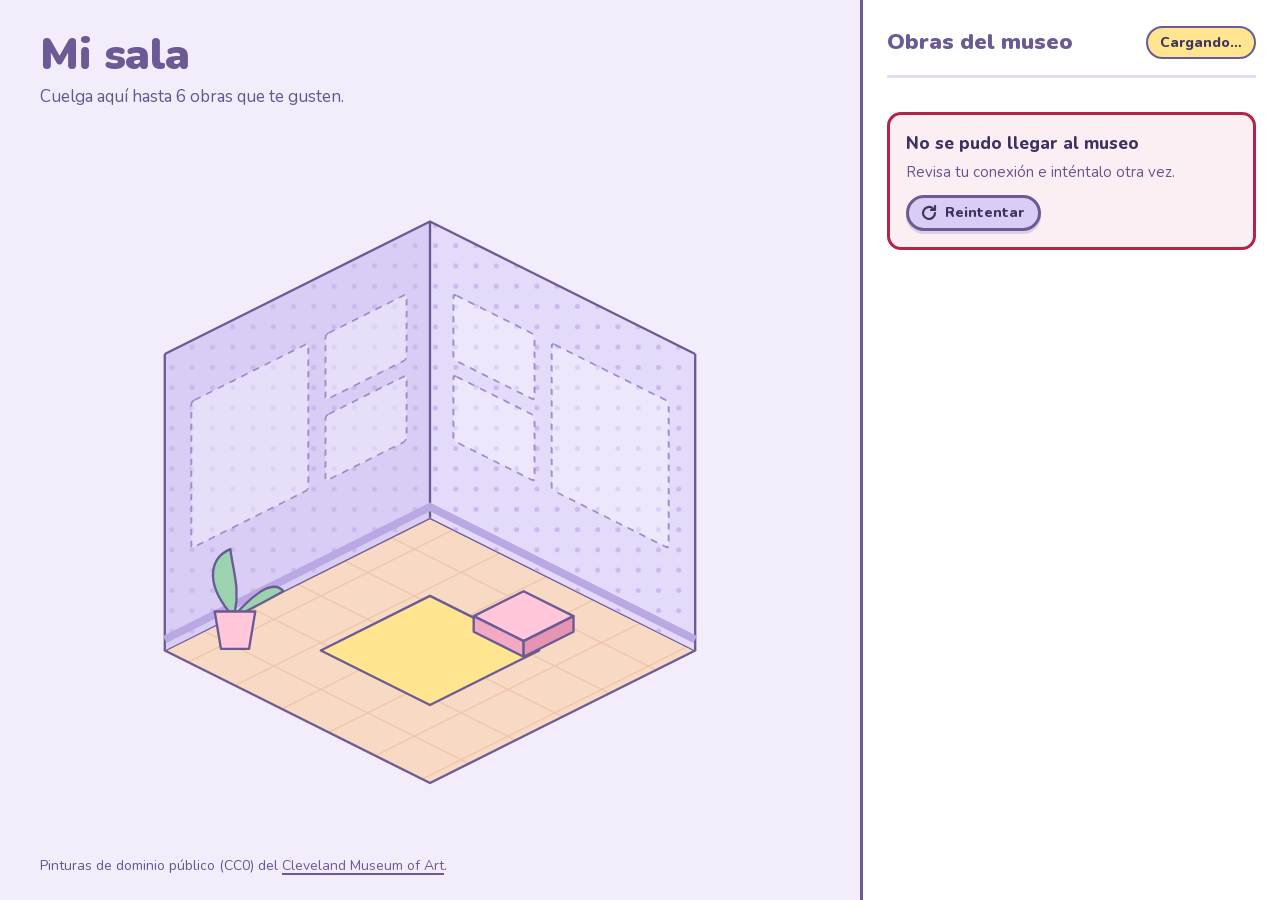
<file: 06-explorador-de-arte/final/index.html>
<!doctype html>
<html lang="es">
<head>
  <meta charset="utf-8" />
  <meta name="viewport" content="width=device-width, initial-scale=1" />
  <title>Mi sala · Explorador de arte</title>
  <meta name="description" content="Recorre las pinturas de dominio público del Cleveland Museum of Art, que se cargan solas al bajar, y cuelga tus favoritas en tu propia sala." />
  <meta name="theme-color" content="#F3EDFB" />
  <link rel="icon" href="data:image/svg+xml,%3Csvg xmlns='http://www.w3.org/2000/svg' viewBox='0 0 20 20'%3E%3Cpath d='M10 1l9 4.5v9L10 19l-9-4.5v-9z' fill='%23D9CCF5' stroke='%236B5B95' stroke-width='1.6' stroke-linejoin='round'/%3E%3Crect x='6.5' y='6' width='7' height='6' fill='%23fff' stroke='%236B5B95' stroke-width='1.4'/%3E%3C/svg%3E" />
  <link rel="preconnect" href="https://openaccess-api.clevelandart.org" crossorigin />
  <link rel="preconnect" href="https://openaccess-cdn.clevelandart.org" />
  <link rel="stylesheet" href="estilos.css" />
</head>
<body>
  <!-- Los íconos: cada botón usa uno con <use href="#i-...">. -->
  <svg class="iconos" aria-hidden="true">
    <symbol id="i-clavo" viewBox="0 0 20 20"><circle cx="10" cy="2.6" r="1.4" /><path d="M10 2.6L5 8M10 2.6L15 8" fill="none" /><rect x="3" y="8" width="14" height="10" rx="1" fill="none" /><path d="M5.5 15.5l3-3.2 2.2 2.2 1.6-1.6 2.2 2.6" fill="none" stroke-width="1.6" /></symbol>
    <symbol id="i-listo" viewBox="0 0 20 20"><path d="M4 10.5l4 4 8-9" fill="none" /></symbol>
    <symbol id="i-cerrar" viewBox="0 0 20 20"><path d="M5 5l10 10M15 5L5 15" fill="none" /></symbol>
    <symbol id="i-afuera" viewBox="0 0 20 20"><path d="M8 4H4v12h12v-4M11 3h6v6M17 3l-8 8" fill="none" /></symbol>
    <symbol id="i-reintentar" viewBox="0 0 20 20"><path d="M16 10a6 6 0 1 1-2-4.5M16 3v4h-4" fill="none" /></symbol>
  </svg>

  <main class="app">
    <!-- La sala: dos paredes y un piso en perspectiva, con 6 lugares para colgar -->
    <section class="sala" aria-labelledby="titulo-sala">
      <header class="sala-cabeza">
        <h1 id="titulo-sala">Mi sala</h1>
        <p id="cuenta-sala" role="status">Cuelga aquí hasta 6 obras que te gusten.</p>
        <div class="aviso-sala" id="aviso-sala"></div>
      </header>

      <svg class="cuarto" viewBox="0 0 1000 800" role="group" aria-labelledby="titulo-sala">
        <defs>
          <pattern id="puntos" width="26" height="26" patternUnits="userSpaceOnUse">
            <circle cx="13" cy="13" r="3.2" fill="#C9B9EF" />
          </pattern>
          <pattern id="baldosas" width="60" height="60" patternUnits="userSpaceOnUse" patternTransform="matrix(1 .5 -1 .5 0 0)">
            <rect width="60" height="60" fill="none" stroke="#EFC6AA" stroke-width="2" />
          </pattern>
        </defs>
        <!-- piso -->
        <polygon points="500,440 160,610 500,780 840,610" fill="#F7D9C4" />
        <polygon points="500,440 160,610 500,780 840,610" fill="url(#baldosas)" />
        <polygon points="500,440 160,610 500,780 840,610" fill="none" stroke="#6B5B95" stroke-width="3" stroke-linejoin="round" />
        <!-- alfombra -->
        <polygon points="500,540 360,610 500,680 640,610" fill="#FFE58F" stroke="#6B5B95" stroke-width="3" stroke-linejoin="round" />
        <!-- paredes -->
        <polygon points="160,230 500,60 500,440 160,610" fill="#D9CCF5" />
        <polygon points="160,230 500,60 500,440 160,610" fill="url(#puntos)" />
        <polygon points="500,60 840,230 840,610 500,440" fill="#E4DAF9" />
        <polygon points="500,60 840,230 840,610 500,440" fill="url(#puntos)" />
        <path d="M160,230 L500,60 L840,230 M500,60 V440 M160,230 V610 M840,230 V610" fill="none" stroke="#6B5B95" stroke-width="3" stroke-linejoin="round" />
        <!-- zócalos -->
        <path d="M160,596 L500,426 L840,596" fill="none" stroke="#B9A8E3" stroke-width="10" />

        <!-- Los 6 lugares. Cada uno vive en el plano de su pared (la matriz lo inclina).
             app.js llena cada lugar: el marco, la imagen y su nombre. -->
        <g transform="matrix(1 -.5 0 1 160 230)">
          <g class="lugar" data-lugar="0"><rect class="hueco" x="34" y="78" width="150" height="188" rx="4" /></g>
          <g class="lugar" data-lugar="1"><rect class="hueco" x="206" y="78" width="104" height="84" rx="4" /></g>
          <g class="lugar" data-lugar="2"><rect class="hueco" x="206" y="182" width="104" height="84" rx="4" /></g>
        </g>
        <g transform="matrix(1 .5 0 1 500 60)">
          <g class="lugar" data-lugar="3"><rect class="hueco" x="30" y="78" width="104" height="84" rx="4" /></g>
          <g class="lugar" data-lugar="4"><rect class="hueco" x="30" y="182" width="104" height="84" rx="4" /></g>
          <g class="lugar" data-lugar="5"><rect class="hueco" x="156" y="78" width="150" height="188" rx="4" /></g>
        </g>

        <!-- banco -->
        <g transform="translate(620 560)">
          <polygon points="0,-26 64,6 0,38 -64,6" fill="#FFC7D9" stroke="#6B5B95" stroke-width="3" stroke-linejoin="round" />
          <polygon points="-64,6 0,38 0,58 -64,26" fill="#F2A9C3" stroke="#6B5B95" stroke-width="3" stroke-linejoin="round" />
          <polygon points="0,38 64,6 64,26 0,58" fill="#E595B2" stroke="#6B5B95" stroke-width="3" stroke-linejoin="round" />
        </g>
        <!-- planta -->
        <g transform="translate(250 600)">
          <path d="M-8 -40 C -40 -80 -30 -110 -6 -120 C -2 -90 6 -70 0 -40 Z" fill="#9BD3AE" stroke="#6B5B95" stroke-width="3" stroke-linejoin="round" />
          <path d="M4 -40 C 34 -72 52 -78 62 -66 C 44 -56 26 -46 6 -36 Z" fill="#9BD3AE" stroke="#6B5B95" stroke-width="3" stroke-linejoin="round" />
          <polygon points="-26,-40 26,-40 18,8 -18,8" fill="#FFC7D9" stroke="#6B5B95" stroke-width="3" stroke-linejoin="round" />
        </g>
      </svg>

      <p class="creditos">Pinturas de dominio público (CC0) del <a href="https://www.clevelandart.org/open-access" rel="noopener">Cleveland Museum of Art</a>.</p>
    </section>

    <!-- El museo: la lista que crece sola al llegar al final -->
    <aside class="museo" aria-labelledby="titulo-museo">
      <header class="museo-cabeza">
        <h2 id="titulo-museo">Obras del museo</h2>
        <span class="cuenta" id="cuenta-obras">Cargando…</span>
      </header>
      <ul class="obras" id="lista" aria-labelledby="titulo-museo"></ul>
      <div class="estado-carga" id="estado-carga" role="status"></div>
      <div class="centinela" id="centinela" aria-hidden="true"></div>
    </aside>
  </main>

  <!-- Una obra de la lista. app.js copia esta plantilla y la llena. -->
  <template id="plantilla-obra">
    <li class="obra">
      <button class="ver" type="button" data-ver>
        <img alt="" loading="lazy" decoding="async" data-imagen />
      </button>
      <div class="obra-pie">
        <div class="obra-datos">
          <h3 lang="en" data-titulo></h3>
          <p><span data-autor></span><span data-anio></span></p>
        </div>
        <button class="colgar" type="button" data-colgar>
          <svg class="icono" aria-hidden="true"><use href="#i-clavo" /></svg>
          <span data-texto>Colgar</span>
        </button>
      </div>
    </li>
  </template>

  <!-- La ficha de una obra -->
  <dialog class="ficha" id="ficha" aria-labelledby="ficha-titulo">
    <button class="cerrar" type="button" data-cerrar aria-label="Cerrar la ficha">
      <svg class="icono" aria-hidden="true"><use href="#i-cerrar" /></svg>
    </button>
    <div class="ficha-cuerpo">
      <figure class="ficha-figura">
        <img alt="" data-ficha-imagen />
      </figure>
      <div class="ficha-texto">
        <h2 id="ficha-titulo" lang="en" data-ficha-titulo></h2>
        <p class="ficha-autor" lang="en" data-ficha-autor></p>
        <dl class="ficha-datos">
          <div><dt>Fecha</dt><dd data-ficha-fecha></dd></div>
          <div><dt>Técnica</dt><dd lang="en" data-ficha-tecnica></dd></div>
          <div><dt>Inventario</dt><dd data-ficha-inventario></dd></div>
        </dl>
        <div class="ficha-acciones">
          <button class="colgar grande" type="button" data-ficha-colgar>
            <svg class="icono" aria-hidden="true"><use href="#i-clavo" /></svg>
            <span data-texto>Colgar en mi sala</span>
          </button>
          <a class="enlace" data-ficha-enlace rel="noopener" target="_blank">
            Ver en el museo
            <svg class="icono" aria-hidden="true"><use href="#i-afuera" /></svg>
          </a>
        </div>
        <p class="ficha-aviso" data-ficha-aviso role="status"></p>
        <p class="ficha-descripcion" lang="en" data-ficha-descripcion></p>
      </div>
    </div>
  </dialog>

  <script src="app.js"></script>
</body>
</html>
</file>
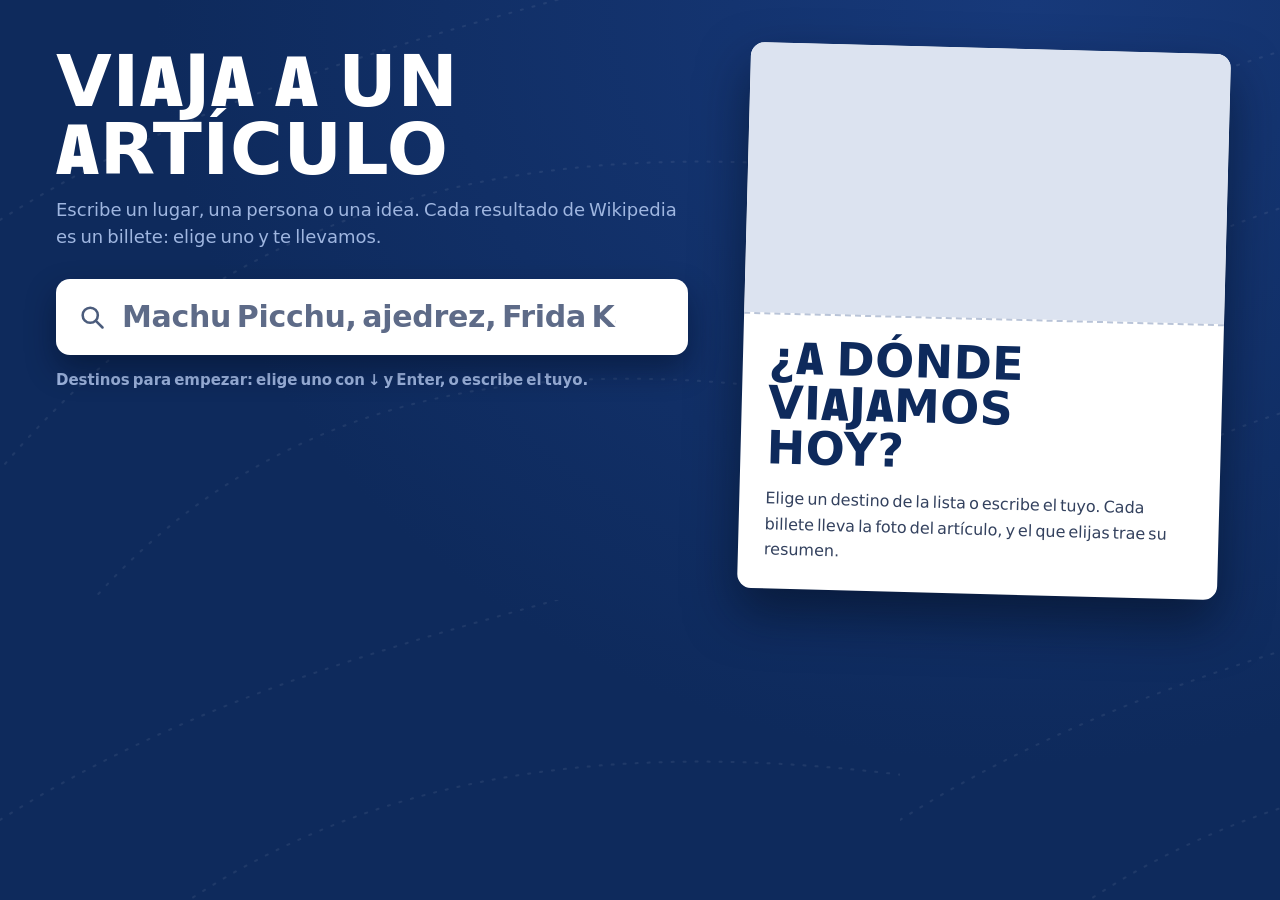
<file: 07-autocompletado/final/index.html>
<!doctype html>
<html lang="es">
<head>
  <meta charset="utf-8" />
  <meta name="viewport" content="width=device-width, initial-scale=1" />
  <title>Viaja a un artículo · Buscador de Wikipedia</title>
  <meta name="description" content="Un buscador de Wikipedia que sugiere mientras escribes: cada resultado es un billete con la foto de su destino, y el elegido trae su resumen." />
  <meta name="theme-color" content="#0E2A5C" />
  <link rel="icon" href="data:image/svg+xml,%3Csvg xmlns='http://www.w3.org/2000/svg' viewBox='0 0 20 20'%3E%3Crect x='1' y='4' width='18' height='12' rx='2' fill='%23fff'/%3E%3Cpath d='M13 4v12' stroke='%230E2A5C' stroke-width='1.4' stroke-dasharray='1.5 1.5'/%3E%3Crect x='3' y='7' width='7' height='2' fill='%23E0263A'/%3E%3Crect x='3' y='11' width='5' height='1.6' fill='%230E2A5C'/%3E%3C/svg%3E" />
  <link rel="preconnect" href="https://es.wikipedia.org" crossorigin />
  <link rel="preconnect" href="https://upload.wikimedia.org" />
  <link rel="stylesheet" href="estilos.css" />
</head>
<body>
  <!-- Los íconos: cada uno se usa con <use href="#i-...">. -->
  <svg class="iconos" aria-hidden="true">
    <symbol id="i-lupa" viewBox="0 0 24 24"><circle cx="10.5" cy="10.5" r="6.5" /><path d="M15.5 15.5L21 21" /></symbol>
    <symbol id="i-borrar" viewBox="0 0 24 24"><path d="M6 6l12 12M18 6L6 18" /></symbol>
    <symbol id="i-afuera" viewBox="0 0 24 24"><path d="M10 5H5v14h14v-5M14 4h6v6M20 4l-9 9" /></symbol>
    <symbol id="i-reintentar" viewBox="0 0 24 24"><path d="M19 12a7 7 0 1 1-2.3-5.2M19 4v4.5h-4.5" /></symbol>
  </svg>

  <main class="app">
    <section class="mostrador" aria-labelledby="titulo">
      <h1 id="titulo">Viaja a un artículo</h1>
      <p class="bajada">Escribe un lugar, una persona o una idea. Cada resultado de Wikipedia es un billete: elige uno y te llevamos.</p>

      <!-- El combobox: una caja de texto que controla una lista de opciones -->
      <div class="buscador">
        <svg class="icono lupa" aria-hidden="true"><use href="#i-lupa" /></svg>
        <input
          id="campo"
          type="text"
          role="combobox"
          aria-label="Buscar en Wikipedia"
          aria-autocomplete="list"
          aria-expanded="false"
          aria-controls="billetes"
          autocomplete="off"
          spellcheck="false"
          placeholder="Machu Picchu, ajedrez, Frida Kahlo…"
        />
        <button class="borrar" type="button" id="borrar" aria-label="Borrar la búsqueda" hidden>
          <svg class="icono" aria-hidden="true"><use href="#i-borrar" /></svg>
        </button>
      </div>
      <p class="estado" id="estado" role="status"></p>

      <!-- La lista de resultados: cada opción es un billete -->
      <ul class="billetes" id="billetes" role="listbox" aria-label="Destinos encontrados"></ul>
      <div class="aviso" id="aviso"></div>
    </section>

    <!-- El billete elegido, con el resumen del artículo -->
    <aside class="elegido" id="elegido" aria-labelledby="elegido-titulo">
      <div class="billete-grande" id="bienvenida">
        <div class="grande-foto" id="foto-bienvenida"></div>
        <div class="grande-cuerpo">
          <h2 id="elegido-titulo">¿A dónde viajamos hoy?</h2>
          <p class="grande-resumen">Elige un destino de la lista o escribe el tuyo. Cada billete lleva la foto del artículo, y el que elijas trae su resumen.</p>
        </div>
      </div>
    </aside>
  </main>

  <!-- Un billete de la lista. app.js copia esta plantilla y la llena. -->
  <template id="plantilla-billete">
    <li class="billete" role="option" aria-selected="false">
      <span class="foto" data-foto></span>
      <span class="cuerpo">
        <span class="nombre" data-nombre></span>
        <span class="descripcion" data-descripcion></span>
      </span>
      <span class="talon" aria-hidden="true">
        <span class="talon-etiqueta">Destino</span>
        <span class="talon-numero" data-numero></span>
      </span>
    </li>
  </template>

  <!-- El billete elegido. app.js copia esta plantilla y la llena. -->
  <template id="plantilla-elegido">
    <article class="billete-grande" aria-labelledby="elegido-titulo">
      <div class="grande-foto" data-foto></div>
      <div class="grande-cuerpo">
        <h2 id="elegido-titulo" data-titulo></h2>
        <p class="grande-descripcion" data-descripcion></p>
        <p class="grande-resumen" data-resumen></p>
        <a class="leer" data-enlace target="_blank" rel="noopener">
          Leer en Wikipedia
          <svg class="icono" aria-hidden="true"><use href="#i-afuera" /></svg>
        </a>
      </div>
      <span class="sello" aria-hidden="true">Elegido</span>
    </article>
  </template>

  <script src="app.js"></script>
</body>
</html>
</file>
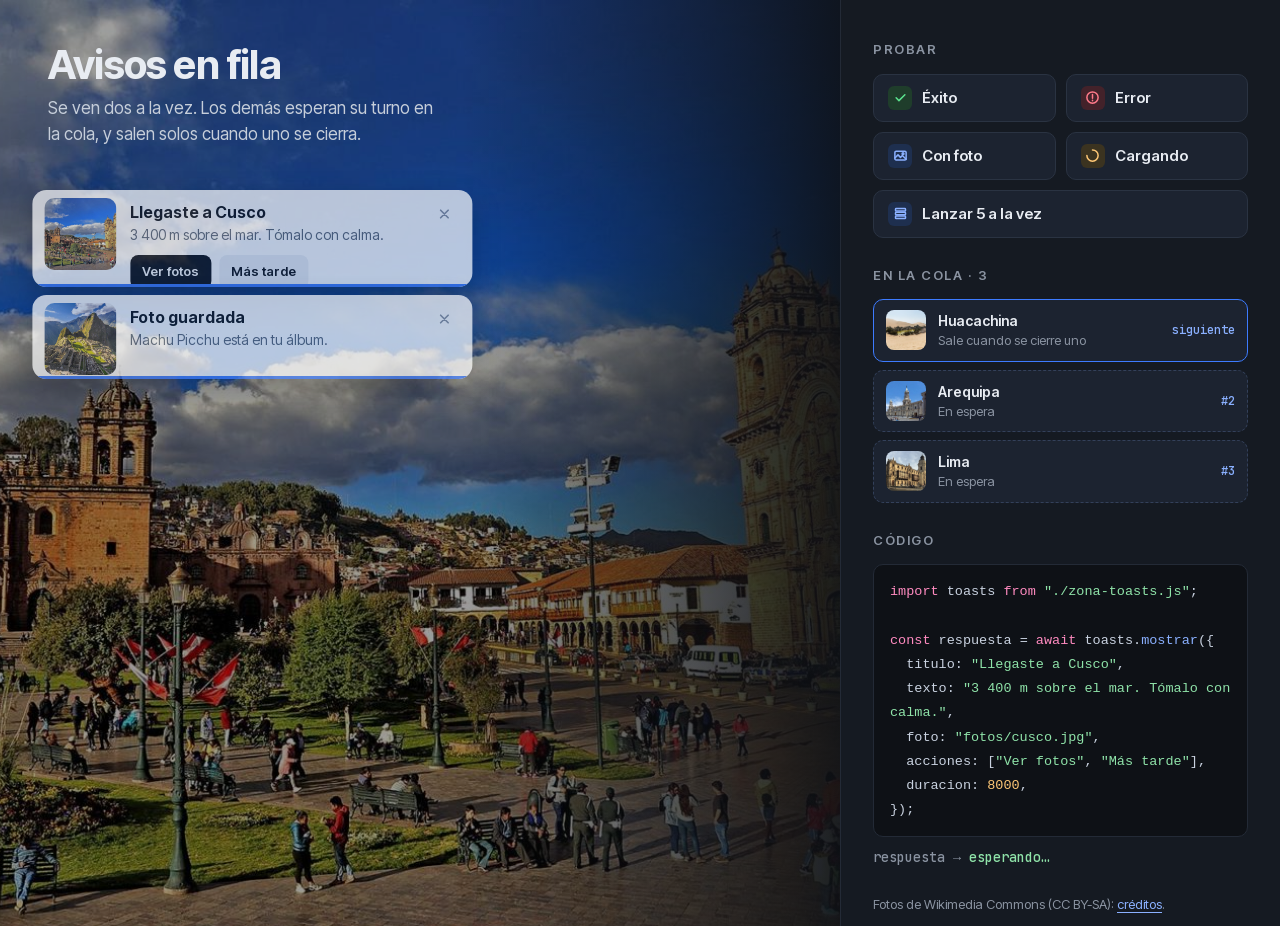
<file: 08-notificaciones-toast/final/index.html>
<!doctype html>
<html lang="es">
<head>
  <meta charset="utf-8" />
  <meta name="viewport" content="width=device-width, initial-scale=1" />
  <title>Avisos en fila · zona-toasts</title>
  <meta name="description" content="zona-toasts: una librería propia de avisos, con su cola a la vista. Los avisos esperan su turno y await devuelve lo que eligió la persona." />
  <meta name="theme-color" content="#0E1116" />
  <link rel="icon" href="data:image/svg+xml,%3Csvg xmlns='http://www.w3.org/2000/svg' viewBox='0 0 20 20'%3E%3Crect width='20' height='20' rx='5' fill='%230E1116'/%3E%3Crect x='4' y='4' width='12' height='5' rx='1.5' fill='%23fff'/%3E%3Crect x='4' y='11' width='12' height='5' rx='1.5' fill='%233D7BFF'/%3E%3C/svg%3E" />
  <link rel="stylesheet" href="estilos.css" />
</head>
<body>
  <!-- Los íconos de los botones de prueba -->
  <svg class="iconos" aria-hidden="true">
    <symbol id="i-exito" viewBox="0 0 24 24"><path d="M5 12.5l4.5 4.5L19 7.5" /></symbol>
    <symbol id="i-error" viewBox="0 0 24 24"><circle cx="12" cy="12" r="9" /><path d="M12 7v6M12 16.5v.5" /></symbol>
    <symbol id="i-foto" viewBox="0 0 24 24"><rect x="3" y="5" width="18" height="14" rx="2" /><path d="M3 16l5-5 4 4 3-3 6 6" /><circle cx="16" cy="9" r="1.5" /></symbol>
    <symbol id="i-cargando" viewBox="0 0 24 24"><path d="M12 3a9 9 0 1 1-9 9" /></symbol>
    <symbol id="i-fila" viewBox="0 0 24 24"><rect x="4" y="4" width="16" height="4" rx="1" /><rect x="4" y="10" width="16" height="4" rx="1" /><rect x="4" y="16" width="16" height="4" rx="1" /></symbol>
  </svg>

  <main class="demo">
    <!-- La escena: aquí aparecen los avisos -->
    <section class="escena" aria-labelledby="titulo">
      <img class="escena-foto" src="fotos/cusco.jpg" alt="" />
      <div class="escena-texto">
        <h1 id="titulo">Avisos en fila</h1>
        <p>Se ven dos a la vez. Los demás esperan su turno en la cola, y salen solos cuando uno se cierra.</p>
      </div>
      <zona-toasts maximo="2"></zona-toasts>
    </section>

    <!-- El panel: probar, ver la cola y el código -->
    <aside class="panel" aria-label="Probar la librería">
      <section class="bloque">
        <h2>Probar</h2>
        <div class="botones">
          <button type="button" class="probar" data-probar="exito"><span class="ico exito"><svg aria-hidden="true"><use href="#i-exito" /></svg></span>Éxito</button>
          <button type="button" class="probar" data-probar="error"><span class="ico error"><svg aria-hidden="true"><use href="#i-error" /></svg></span>Error</button>
          <button type="button" class="probar" data-probar="foto"><span class="ico info"><svg aria-hidden="true"><use href="#i-foto" /></svg></span>Con foto</button>
          <button type="button" class="probar" data-probar="cargando"><span class="ico cargando"><svg aria-hidden="true"><use href="#i-cargando" /></svg></span>Cargando</button>
          <button type="button" class="probar ancho" data-probar="viaje"><span class="ico info"><svg aria-hidden="true"><use href="#i-fila" /></svg></span>Lanzar 5 a la vez</button>
        </div>
        <p class="aviso-demo" data-aviso-demo hidden></p>
      </section>

      <section class="bloque">
        <h2>En la cola · <span data-cuenta aria-live="polite">0</span></h2>
        <ol class="cola" data-cola></ol>
        <p class="vacia" data-vacia>Nadie espera. Toca «Lanzar 5 a la vez» para llenar la cola.</p>
      </section>

      <section class="bloque">
        <h2>Código</h2>
        <pre class="codigo"><code data-codigo><span class="k">import</span> toasts <span class="k">from</span> <span class="s">"./zona-toasts.js"</span>;

<span class="k">const</span> respuesta = <span class="k">await</span> toasts.<span class="f">mostrar</span>({
  titulo: <span class="s">"Llegaste a Cusco"</span>,
  foto: <span class="s">"fotos/cusco.jpg"</span>,
  acciones: [<span class="s">"Ver fotos"</span>, <span class="s">"Más tarde"</span>],
  duracion: <span class="n">8000</span>,
});</code></pre>
        <p class="respuesta">respuesta → <output data-respuesta>esperando un aviso…</output></p>
      </section>

      <p class="creditos">Fotos de Wikimedia Commons (CC BY-SA): <a href="fotos/CREDITOS.md">créditos</a>.</p>
    </aside>
  </main>

  <!-- Una fila de la cola. demo.js la copia y la llena. -->
  <template id="fila-cola">
    <li class="fila">
      <span class="fila-foto" data-foto></span>
      <span class="fila-texto"><b data-titulo></b><small data-estado></small></span>
      <span class="fila-orden" data-orden></span>
    </li>
  </template>

  <!-- type="module": la demo importa la librería con import -->
  <script type="module" src="demo.js"></script>
</body>
</html>
</file>
<file: 01-generador-de-paletas/final/estilos.css>
/* ─────────────────────────────────────────────────────────────
   Generador de paletas · estilos
   La idea: un abanico de muestras de imprenta sobre una mesa
   grafito. Cada color es un chip de papel con su tinta arriba y
   su ficha técnica abajo. El magenta de proceso es el único
   acento: la acción principal y el foco.
   ───────────────────────────────────────────────────────────── */

/* ── Fuentes (en la carpeta fuentes/, para que funcione sin conexión) ── */
@font-face { font-family: "Barlow"; font-weight: 400; font-display: swap; src: url("fuentes/barlow-400-latin.woff2") format("woff2"); }
@font-face { font-family: "Barlow"; font-weight: 500; font-display: swap; src: url("fuentes/barlow-500-latin.woff2") format("woff2"); }
@font-face { font-family: "Barlow"; font-weight: 600; font-display: swap; src: url("fuentes/barlow-600-latin.woff2") format("woff2"); }
@font-face { font-family: "Barlow Condensed"; font-weight: 500; font-display: swap; src: url("fuentes/barlow-condensed-500-latin.woff2") format("woff2"); }
@font-face { font-family: "Barlow Condensed"; font-weight: 600; font-display: swap; src: url("fuentes/barlow-condensed-600-latin.woff2") format("woff2"); }
@font-face { font-family: "Barlow Condensed"; font-weight: 700; font-display: swap; src: url("fuentes/barlow-condensed-700-latin.woff2") format("woff2"); }

:root {
  --mesa: #1c1d20;        /* el fondo: una mesa grafito */
  --mesa-alta: #26272b;   /* botones y superficies sobre la mesa */
  --linea: #3d3e44;       /* bordes sobre la mesa */
  --papel: #f4f2ec;       /* los chips y el diálogo */
  --tinta: #111111;       /* el texto impreso sobre el papel */
  --tinta-suave: #5b5a55; /* rótulos sobre el papel (≥ 4,5:1) */
  --texto: #ecebe6;       /* texto sobre la mesa */
  --texto-suave: #a3a29c; /* texto secundario sobre la mesa (≥ 4,5:1) */
  --magenta: #e4007c;     /* el magenta de proceso: acción principal y foco */
  --magenta-claro: #ff5fae;

  --interfaz: "Barlow", system-ui, sans-serif;
  --codigos: "Barlow Condensed", "Arial Narrow", sans-serif;

  --radio: 4px;
  --salida: cubic-bezier(0.16, 1, 0.3, 1);
}

/* ── Base ── */
*, *::before, *::after { box-sizing: border-box; }
html { color-scheme: dark; }
body {
  margin: 0;
  min-height: 100dvh;
  display: grid;
  grid-template-rows: auto 1fr auto;
  grid-template-columns: minmax(0, 1fr); /* sin esto, la columna crece con su contenido y la página se desborda */
  background: var(--mesa);
  color: var(--texto);
  font: 500 15px/1.4 var(--interfaz);
  -webkit-font-smoothing: antialiased;
}
h1, h2, p, dl, dd { margin: 0; }
button, input { font: inherit; color: inherit; }
button { cursor: pointer; }
svg { width: 18px; height: 18px; flex: none; fill: none; stroke: currentColor; stroke-width: 1.8; stroke-linecap: round; stroke-linejoin: round; }
::selection { background: var(--magenta); color: #fff; }
:focus-visible { outline: 3px solid var(--magenta-claro); outline-offset: 2px; }
.iconos { position: absolute; width: 0; height: 0; }
.sr-only {
  position: absolute; width: 1px; height: 1px; padding: 0; margin: -1px;
  overflow: hidden; clip: rect(0 0 0 0); white-space: nowrap; border: 0;
}
kbd {
  display: inline-block;
  padding: 3px 7px;
  margin: 0 4px 0 14px;
  font: 600 12px/1 var(--codigos);
  letter-spacing: 0.1em;
  text-transform: uppercase;
  color: var(--texto);
  border: 1px solid var(--linea);
  border-radius: var(--radio);
}
kbd:first-child { margin-left: 0; }

/* ── Barra superior ── */
.barra {
  display: flex;
  align-items: center;
  flex-wrap: wrap;
  gap: 14px 24px;
  padding: 14px 32px;
  border-bottom: 1px solid var(--linea);
}
.marca {
  display: flex;
  align-items: center;
  gap: 10px;
  font: 700 22px/1 var(--codigos);
  letter-spacing: 0.03em;
  text-transform: uppercase;
  white-space: nowrap;
}
.tiras { display: flex; gap: 2px; }
.tiras i { width: 6px; height: 22px; background: var(--color, var(--texto-suave)); }
.listo .tiras i { transition: background-color 300ms var(--salida); }

/* Las armonías: radios con aspecto de control segmentado */
.armonias {
  display: flex;
  min-width: 0; /* un fieldset, por defecto, no se encoge por debajo de su contenido */
  margin: 0;
  padding: 0;
  border: 1px solid var(--linea);
  border-radius: 6px;
  overflow: hidden;
}
.armonias label { position: relative; }
.armonias input { position: absolute; inset: 0; opacity: 0; margin: 0; cursor: pointer; }
.armonias span {
  display: block;
  padding: 9px 14px;
  font-weight: 600;
  font-size: 14px;
  line-height: 1;
  color: var(--texto-suave);
  border-right: 1px solid var(--linea);
  white-space: nowrap;
  transition: color 150ms var(--salida), background-color 150ms var(--salida);
}
.armonias label:last-child span { border-right: 0; }
.armonias label:hover span { color: var(--texto); }
/* también con :has(): WebKit no repinta el hermano cuando el script cambia el radio marcado */
.armonias input:checked + span,
.armonias label:has(input:checked) > span { background: var(--papel); color: var(--tinta); }
.armonias input:focus-visible + span { outline: 3px solid var(--magenta-claro); outline-offset: -3px; }
/* "De tu foto" no es una armonía: cuando la paleta sale de una imagen, ningún radio queda marcado */

.herramientas { display: flex; flex-wrap: wrap; gap: 8px; margin-left: auto; }
.boton {
  display: inline-flex;
  align-items: center;
  gap: 8px;
  padding: 9px 14px;
  font-weight: 600;
  font-size: 14px;
  line-height: 1;
  color: var(--texto);
  background: var(--mesa-alta);
  border: 1px solid var(--linea);
  border-radius: 6px;
  cursor: pointer;
  transition: border-color 150ms var(--salida), background-color 150ms var(--salida);
}
.boton:hover { border-color: #6b6c74; }
.boton:disabled { opacity: 0.45; cursor: not-allowed; }
.boton:disabled:hover { border-color: var(--linea); }
.boton:has(input:focus-visible) { outline: 3px solid var(--magenta-claro); outline-offset: 2px; }
.boton--icono { padding: 9px 11px; }
.boton--icono span { position: absolute; width: 1px; height: 1px; overflow: hidden; clip: rect(0 0 0 0); white-space: nowrap; }
.boton--principal { background: var(--magenta); border-color: var(--magenta); color: #fff; }
.boton--principal:hover { background: #c8006d; border-color: #c8006d; }
.boton--claro { background: transparent; color: var(--tinta); border-color: var(--tinta); }
.boton--claro:hover { background: rgba(17, 17, 17, 0.06); border-color: var(--tinta); }

/* ── La mesa con los cinco chips ── */
.mesa {
  display: grid;
  grid-template-columns: repeat(5, minmax(0, 1fr));
  gap: 16px;
  padding: 24px 32px;
  min-height: 0;
}
.chip {
  /* --tinta-chip y --texto-chip los pone app.js */
  container-type: inline-size;
  display: flex;
  flex-direction: column;
  min-height: 0;
  padding: 8px;
  background: var(--papel);
  color: var(--tinta);
  border-radius: var(--radio);
  box-shadow: 0 2px 4px rgba(0, 0, 0, 0.25), 0 12px 28px rgba(0, 0, 0, 0.35);
  /* el abanico gira desde la base, como un muestrario sujeto por un perno */
  transform-origin: 50% 130%;
}
.tinta {
  flex: 1;
  min-height: 140px;
  position: relative;
  background: var(--tinta-chip, #888);
  border-radius: 2px;
}
/* La tinta cambia con una transición, pero no en la primera pintada (ver el arranque en app.js) */
.listo .tinta { transition: background-color 350ms var(--salida); }
.numero {
  position: absolute;
  top: 12px;
  left: 14px;
  font: 600 13px/1 var(--codigos);
  letter-spacing: 0.14em;
  color: var(--texto-chip, #fff);
}
.chip.fijo .numero::after { content: " · fijado"; }

.ficha { padding: 14px 8px 4px; }
.hex {
  display: flex;
  align-items: baseline;
  justify-content: space-between;
  gap: 8px;
  font: 700 40px/1 var(--codigos);
  letter-spacing: 0.02em;
  font-variant-numeric: tabular-nums;
}
.hex small { font: 600 12px/1 var(--codigos); letter-spacing: 0.14em; color: var(--tinta-suave); }
.datos {
  display: grid;
  grid-template-columns: auto 1fr;
  gap: 4px 12px;
  margin: 12px 0 14px;
  font: 500 15px/1.25 var(--codigos);
  letter-spacing: 0.04em;
  font-variant-numeric: tabular-nums;
}
.datos dt { padding-top: 1px; font-size: 12px; font-weight: 600; letter-spacing: 0.14em; color: var(--tinta-suave); }

/* Contraste: el mejor de los dos va "impreso" en negro lleno */
.contraste {
  display: flex;
  gap: 6px;
  padding-top: 12px;
  border-top: 1px solid var(--tinta);
}
.contraste span {
  flex: 1;
  display: flex;
  justify-content: space-between;
  gap: 6px;
  padding: 6px 8px;
  font: 600 14px/1 var(--codigos);
  letter-spacing: 0.05em;
  border: 1px solid var(--tinta);
  font-variant-numeric: tabular-nums;
  white-space: nowrap;
}
.contraste span.mejor { background: var(--tinta); color: var(--papel); }

.acciones { display: flex; gap: 8px; margin-top: 10px; }
.accion {
  flex: 1;
  display: inline-flex;
  align-items: center;
  justify-content: center;
  gap: 6px;
  padding: 9px 8px;
  font-weight: 600;
  font-size: 14px;
  line-height: 1;
  color: var(--tinta);
  background: transparent;
  border: 1px solid var(--tinta);
  border-radius: 2px;
  transition: background-color 150ms var(--salida), color 150ms var(--salida);
}
.accion svg { width: 16px; height: 16px; }
.accion:hover { background: rgba(17, 17, 17, 0.07); }
.accion[aria-pressed="true"] { background: var(--tinta); color: var(--papel); }
.accion:focus-visible { outline-color: var(--magenta); }

/* Chips angostos (pantallas medianas): el contraste se apila */
@container (max-width: 250px) {
  .hex { font-size: 34px; }
  .contraste { flex-direction: column; gap: 4px; }
}

/* ── Pie ── */
.pie {
  display: flex;
  justify-content: space-between;
  align-items: center;
  flex-wrap: wrap;
  gap: 8px 24px;
  padding: 0 32px 20px;
  color: var(--texto-suave);
  font-size: 14px;
}
.estado { font: 600 14px/1 var(--codigos); letter-spacing: 0.08em; text-transform: uppercase; }

/* ── Aviso corto ("Copiado") ── */
.aviso {
  position: fixed;
  left: 50%;
  bottom: 28px;
  translate: -50% 12px;
  padding: 11px 16px;
  background: var(--papel);
  color: var(--tinta);
  font-weight: 600;
  border-radius: var(--radio);
  box-shadow: 0 10px 30px rgba(0, 0, 0, 0.45);
  opacity: 0;
  pointer-events: none;
  transition: opacity 200ms var(--salida), translate 300ms var(--salida);
}
.aviso.visible { opacity: 1; translate: -50% 0; }
.aviso .muestra { display: inline-block; width: 14px; height: 14px; margin-right: 8px; vertical-align: -2px; border: 1px solid var(--tinta); }

/* ── Diálogo de exportar ── */
.dialogo {
  width: min(560px, calc(100vw - 32px));
  padding: 24px;
  background: var(--papel);
  color: var(--tinta);
  border: 0;
  border-radius: var(--radio);
  box-shadow: 0 24px 60px rgba(0, 0, 0, 0.5);
}
.dialogo::backdrop { background: rgba(10, 10, 12, 0.7); }
.dialogo-cabeza { display: flex; justify-content: space-between; align-items: center; gap: 16px; }
.dialogo h2 { font: 700 28px/1 var(--codigos); letter-spacing: 0.02em; text-transform: uppercase; }
.cerrar { display: grid; place-items: center; width: 38px; height: 38px; padding: 0; background: transparent; border: 1px solid var(--tinta); border-radius: 2px; color: var(--tinta); }
.cerrar:hover { background: rgba(17, 17, 17, 0.07); }
.dialogo-texto { margin: 10px 0 16px; color: var(--tinta-suave); }
.dialogo-texto code { font: 600 15px/1 var(--codigos); color: var(--tinta); }
.codigo {
  margin: 0 0 18px;
  padding: 16px 18px;
  overflow-x: auto;
  background: var(--mesa);
  color: var(--texto);
  border-radius: var(--radio);
  font: 500 17px/1.6 var(--codigos);
  letter-spacing: 0.03em;
}
.codigo .selector { color: #8fc7ff; }
.codigo .propiedad { color: var(--magenta-claro); }
.codigo .valor { color: #f4f2ec; }
.codigo .muestra { display: inline-block; width: 12px; height: 12px; margin-right: 6px; vertical-align: -1px; border-radius: 2px; box-shadow: 0 0 0 1px rgba(255, 255, 255, 0.25); }
.dialogo-acciones { display: flex; flex-wrap: wrap; gap: 10px; }

/* ── Soltar una imagen ── */
.soltar {
  position: fixed;
  inset: 12px;
  display: grid;
  place-items: center;
  background: rgba(28, 29, 32, 0.9);
  border: 2px dashed var(--magenta-claro);
  border-radius: 8px;
  z-index: 10;
  pointer-events: none;
}
.soltar[hidden] { display: none; }
.soltar p { font: 700 32px/1.1 var(--codigos); letter-spacing: 0.04em; text-transform: uppercase; text-align: center; }

/* ── Pantallas medianas: las armonías bajan a su propia fila, a todo el ancho ── */
@media (max-width: 1360px) {
  .armonias { order: 3; width: 100%; }
  .armonias label { flex: 1; }
  .armonias span { text-align: center; }
}

/* ── Teléfono y tableta vertical: los chips pasan a filas ── */
@media (max-width: 820px) {
  .barra { padding: 14px 16px; gap: 12px; }
  .marca { font-size: 20px; }
  /* Las cinco armonías a la vista, en dos filas (3 + 2), separadas por reglas de 1 px */
  .armonias { display: grid; grid-template-columns: repeat(6, minmax(0, 1fr)); gap: 1px; background: var(--linea); }
  .armonias label { grid-column: span 2; }
  .armonias label:nth-child(n + 5) { grid-column: span 3; } /* el legend es el primer hijo */
  .armonias span { padding: 14px 8px; border-right: 0; background: var(--mesa); }
  /* En el teléfono, las herramientas solo con su ícono (Generar conserva su texto) para que quepan en una fila */
  .herramientas .boton:not(.boton--principal) { padding: 9px 11px; }
  .herramientas .boton:not(.boton--principal) span { position: absolute; width: 1px; height: 1px; overflow: hidden; clip: rect(0 0 0 0); white-space: nowrap; }
  .mesa { grid-template-columns: minmax(0, 1fr); gap: 12px; padding: 16px; }
  .chip { flex-direction: row; transform-origin: -30% 50%; }
  .tinta { flex: 0 0 34%; min-height: 0; }
  .ficha { flex: 1; min-width: 0; padding: 4px 4px 4px 14px; }
  .hex { font-size: 30px; }
  .datos { margin: 8px 0 10px; font-size: 14px; }
  .contraste { padding-top: 8px; }
  .contraste span { font-size: 13px; padding: 5px 6px; }
  .acciones { margin-top: 8px; }
  .pie { padding: 0 16px 16px; }
  .atajos { display: none; }
}
@media (max-width: 420px) {
  .marca { white-space: normal; }
  .tinta { flex-basis: 28%; }
  .datos { margin: 6px 0 8px; font-size: 13px; gap: 2px 8px; }
  .datos dt { font-size: 11px; }
  .armonias span { padding: 14px 4px; font-size: 13px; } /* «Complementaria» cabe aun a 360 px */
  .contraste { flex-direction: column; gap: 4px; margin-top: 10px; }
}

/* ── Pantallas bajas de escritorio: la tinta cede altura antes que la ficha ── */
@media (min-width: 821px) and (max-height: 700px) {
  .tinta { min-height: 80px; }
  .datos { margin: 8px 0 10px; }
}

@media (prefers-reduced-motion: reduce) {
  *, *::before, *::after { transition-duration: 0.01ms !important; }
}
</file>
<file: 02-pomodoro/final/estilos.css>
/* ─────────────────────────────────────────────────────────────
   Temporizador Pomodoro · el reloj de la piscina
   Azul de piscina con su azulejo, una esfera blanca y un solo rojo:
   el de la aguja, el arco de lo que queda y la acción principal.
   ───────────────────────────────────────────────────────────── */

@font-face {
  font-family: 'Saira';
  src: url('fuentes/saira-latin.woff2') format('woff2');
  font-weight: 400 800;
  font-stretch: 75% 100%;
  font-display: swap;
}

:root {
  --agua: #0b5f78;
  --agua-honda: #084c60;
  --junta: rgba(255, 255, 255, 0.07);
  --linea-agua: rgba(255, 255, 255, 0.28);
  --texto-agua: #e9f3f2;
  --texto-agua-suave: #c4dfe2;
  --blanco: #f6faf9;
  --gris-esfera: #dfe9e9;
  --tinta: #111417;
  --tinta-suave: #44555a;
  --regla: #c9d6d7;
  --rojo: #e2231a;
  --rojo-hondo: #b8160f;
  --azul-corchera: #1d6fd1;
  --sombra: 0 18px 40px rgba(0, 0, 0, 0.32);

  --condensada: 'Saira', 'Arial Narrow', sans-serif;
  color-scheme: dark;
}

*,
*::before,
*::after { box-sizing: border-box; }

html { -webkit-text-size-adjust: 100%; }

body {
  margin: 0;
  min-height: 100vh;
  min-height: 100dvh;
  display: grid;
  grid-template-columns: minmax(0, 1fr);
  grid-template-rows: auto 1fr auto;
  font: 500 16px/1.4 'Saira', system-ui, sans-serif;
  color: var(--texto-agua);
  background-color: var(--agua);
  /* el azulejo: una junta de 1 px cada 36 px */
  background-image:
    linear-gradient(var(--junta) 1px, transparent 1px),
    linear-gradient(90deg, var(--junta) 1px, transparent 1px);
  background-size: 36px 36px;
  background-position: -1px -1px;
}

::selection { background: var(--rojo); color: #fff; }

:focus-visible { outline: 2px solid var(--blanco); outline-offset: 3px; }

.iconos { display: none; }

.sr-only {
  position: absolute;
  width: 1px;
  height: 1px;
  overflow: hidden;
  clip-path: inset(50%);
  white-space: nowrap;
}

kbd {
  display: inline-block;
  margin-right: 6px;
  padding: 2px 6px 1px;
  font: 600 12px/1.2 'Saira', sans-serif;
  border: 1px solid var(--linea-agua);
  color: var(--texto-agua);
}

/* ── Botones ─────────────────────────────────────────────── */
.boton {
  display: inline-flex;
  align-items: center;
  gap: 8px;
  min-height: 40px;
  padding: 0 16px;
  font: 600 15px/1 'Saira', sans-serif;
  color: var(--texto-agua);
  background: transparent;
  border: 1px solid var(--linea-agua);
  border-radius: 0;
  cursor: pointer;
  transition: background-color 0.15s, border-color 0.15s;
}
.boton svg {
  flex-shrink: 0;
  width: 18px;
  height: 18px;
  fill: none;
  stroke: currentColor;
  stroke-width: 2;
  stroke-linecap: round;
  stroke-linejoin: round;
}
.boton:hover { background: rgba(255, 255, 255, 0.08); border-color: rgba(255, 255, 255, 0.55); }
.boton:active { background: rgba(255, 255, 255, 0.14); }
.boton:disabled { cursor: default; opacity: 0.75; background: transparent; border-color: var(--linea-agua); }

.boton--principal {
  color: #fff;
  background: var(--rojo);
  border-color: var(--rojo);
}
.boton--principal svg { fill: currentColor; stroke-width: 2.6; }
.boton--principal:hover { background: var(--rojo-hondo); border-color: var(--rojo-hondo); }
.boton--principal:focus-visible { outline-color: var(--blanco); }

.boton--chico { min-height: 32px; padding: 0 12px; font-size: 14px; }
.boton--chico svg { width: 16px; height: 16px; }
/* sobre el panel blanco de la serie: tinta en vez de agua */
.boton--tinta { color: var(--tinta); border-color: #8fa6ad; }
.boton--tinta:hover { background: var(--gris-esfera); border-color: var(--tinta-suave); }
.boton--tinta:active { background: var(--regla); }
.boton--tinta:focus-visible { outline-color: var(--tinta); }
.boton--tinta:disabled { color: var(--tinta-suave); opacity: 0.5; border-color: var(--regla); }

/* ── Barra superior ──────────────────────────────────────── */
.barra {
  display: flex;
  align-items: center;
  gap: 28px;
  min-height: 68px;
  padding: 0 32px;
  background: var(--agua-honda);
  border-bottom: 1px solid var(--linea-agua);
}

.marca {
  display: flex;
  align-items: center;
  gap: 10px;
  margin: 0;
  font: 700 22px/1 var(--condensada);
  font-stretch: 80%;
  letter-spacing: 0.02em;
}
/* el número del pomodoro, como el número pintado de un carril */
.carril {
  display: grid;
  place-items: center;
  width: 34px;
  height: 34px;
  font: 800 21px/1 var(--condensada);
  font-stretch: 75%;
  font-variant-numeric: tabular-nums;
  color: var(--tinta);
  background: var(--blanco);
}

.bloques {
  display: flex;
  margin: 0;
  padding: 0;
  border: 1px solid var(--linea-agua);
  min-width: 0;
}
.bloques label { position: relative; display: flex; }
.bloques label + label { border-left: 1px solid var(--linea-agua); }
.bloques input { position: absolute; opacity: 0; inset: 0; margin: 0; cursor: pointer; }
.bloques label > span {
  padding: 10px 18px;
  font: 600 15px/1 'Saira', sans-serif;
  color: var(--texto-agua-suave);
  white-space: nowrap;
  transition: background-color 0.15s, color 0.15s;
}
.bloques small { margin-left: 5px; font-weight: 500; font-variant-numeric: tabular-nums; opacity: 0.8; }
.bloques label:hover > span { color: var(--texto-agua); background: rgba(255, 255, 255, 0.06); }
/* con :has() y no solo con «input:checked + span»: WebKit no repinta el hermano
   cuando el script cambia qué radio está marcado */
.bloques input:checked + span,
.bloques label:has(input:checked) > span { color: var(--tinta); background: var(--blanco); }
.bloques input:focus-visible + span { outline: 2px solid var(--blanco); outline-offset: 2px; }

.herramientas { display: flex; gap: 10px; margin-left: auto; }
.corto-solo { display: none; }

/* ── La piscina: el reloj y la serie ─────────────────────── */
.piscina {
  display: grid;
  grid-template-columns: minmax(0, 1fr) 400px;
  gap: 40px;
  align-items: start;
  width: 100%;
  max-width: 1360px;
  margin: 0 auto;
  padding: 32px 40px 28px;
}

.reloj { display: grid; justify-items: center; gap: 22px; }

.esfera {
  position: relative;
  width: min(560px, 100%, calc(100dvh - 250px));
  min-width: 260px;
  aspect-ratio: 1;
  container-type: inline-size;
  border-radius: 50%;
  box-shadow: 0 0 0 1px rgba(0, 0, 0, 0.22), var(--sombra);
}
.esfera svg { display: block; width: 100%; height: 100%; overflow: visible; }

/* el bisel negro del reloj, con el punto de los segundos encima */
.cara { fill: var(--blanco); stroke: var(--tinta); stroke-width: 6; }
.segundero { transform-box: view-box; transform-origin: 50% 50%; }
.segundero circle { fill: var(--rojo); }
.pista { fill: none; stroke: var(--gris-esfera); stroke-width: 9; }
.arco { fill: none; stroke: var(--rojo); stroke-width: 9; }
.marcas line { stroke: var(--tinta); stroke-width: 1; }
.marcas line.grande { stroke-width: 2.6; }
.numeros text {
  font: 700 11px var(--condensada);
  font-stretch: 75%;
  fill: var(--tinta);
  text-anchor: middle;
  dominant-baseline: central;
}
.aguja { transform-box: view-box; transform-origin: 50% 50%; }
.aguja line { stroke: var(--rojo); stroke-width: 2.4; stroke-linecap: round; }
.aguja circle { fill: var(--tinta); stroke: var(--rojo); stroke-width: 2.4; }

.lectura {
  position: absolute;
  inset: 0;
  display: grid;
  place-content: center;
  padding-top: 21%;
  text-align: center;
  pointer-events: none;
}
.tiempo {
  margin: 0;
  font: 800 18cqi/0.9 var(--condensada);
  font-stretch: 75%;
  font-variant-numeric: tabular-nums;
  letter-spacing: -0.01em;
  color: var(--tinta);
  /* un halo del color de la esfera: la aguja pasa por debajo de las cifras sin cortarlas */
  text-shadow:
    0.03em 0 var(--blanco), -0.03em 0 var(--blanco), 0 0.03em var(--blanco), 0 -0.03em var(--blanco),
    0.02em 0.02em var(--blanco), -0.02em -0.02em var(--blanco), 0.02em -0.02em var(--blanco), -0.02em 0.02em var(--blanco);
}
/* qué bloque es: debajo de la esfera, como la placa de un carril */
.que {
  margin: -8px 0 0;
  font: 600 15px/1.2 'Saira', sans-serif;
  letter-spacing: 0.16em;
  text-transform: uppercase;
  color: var(--texto-agua);
}

.acciones { display: flex; flex-wrap: wrap; justify-content: center; gap: 12px; }
.acciones .boton { min-height: 52px; padding: 0 26px; font-size: 18px; }
.acciones .boton--principal { min-width: 168px; justify-content: center; }

/* ── La serie del día ────────────────────────────────────── */
.serie {
  display: flex;
  flex-direction: column;
  gap: 14px;
  padding: 24px 24px 20px;
  color: var(--tinta);
  background: var(--blanco);
  box-shadow: var(--sombra);
}
.serie-cabeza { display: flex; flex-wrap: wrap; align-items: center; justify-content: space-between; gap: 10px 12px; margin-bottom: 4px; }
.serie-cabeza .boton { white-space: nowrap; }
.serie h2 {
  margin: 0;
  font: 700 15px/1 'Saira', sans-serif;
  letter-spacing: 0.14em;
  text-transform: uppercase;
  color: var(--tinta-suave);
}

.carriles { display: grid; gap: 14px; margin: 0; padding: 0; list-style: none; }
.carril-fila {
  display: grid;
  grid-template-columns: 26px minmax(0, 1fr) auto;
  grid-template-rows: auto auto;
  column-gap: 12px;
  row-gap: 5px;
  align-items: center;
  padding: 2px 4px;
}
.carril-fila b {
  grid-row: 1 / 3;
  font: 800 23px/1 var(--condensada);
  font-stretch: 75%;
  text-align: center;
}
.carril-fila .nombre { font: 600 14px/1.1 'Saira', sans-serif; }
.carril-fila .minutos {
  grid-row: 1 / 3;
  grid-column: 3;
  font: 600 16px/1 'Saira', sans-serif;
  font-variant-numeric: tabular-nums;
  color: var(--tinta-suave);
}
/* la corchera: largo proporcional a la duración del bloque. Cada flotador es una
   baldosa que se repite con «round»: siempre entran flotadores enteros, sin cortes */
.cuerda {
  --avance: 0;
  --relleno: var(--tinta);
  display: block;
  height: 12px;
  background-image:
    linear-gradient(90deg, var(--relleno) calc(var(--avance) * 100%), transparent 0),
    linear-gradient(90deg, var(--rojo) 0 38.5%, var(--blanco) 38.5% 50%, var(--azul-corchera) 50% 88.5%, var(--blanco) 88.5%);
  background-size: 100% 100%, 26px 100%;
  background-repeat: no-repeat, round;
}
.descanso .cuerda {
  background-image:
    linear-gradient(90deg, var(--relleno) calc(var(--avance) * 100%), transparent 0),
    linear-gradient(90deg, #8fa6ad 0 66%, var(--blanco) 66%);
  background-size: 100% 100%, 9px 100%;
}
.carril-fila.hecho { color: var(--tinta-suave); }
.carril-fila.hecho .nombre { text-decoration: line-through; text-decoration-thickness: 1.5px; }
/* lo terminado queda, pero sin pesar más que el bloque actual */
.carril-fila.hecho .cuerda { --avance: 1; --relleno: #9aaeb3; }
.carril-fila.actual { outline: 2px solid var(--rojo); outline-offset: 5px; }
.carril-fila.actual .minutos { color: var(--tinta); font-weight: 700; }

.resumen {
  display: grid;
  grid-template-columns: repeat(3, 1fr);
  gap: 8px;
  margin: 10px 0 0;
  padding-top: 16px;
  border-top: 1px solid var(--regla);
}
.resumen div { display: flex; flex-direction: column-reverse; justify-content: flex-end; }
.resumen dt { font: 500 13px/1.3 'Saira', sans-serif; color: var(--tinta-suave); }
.resumen dd {
  margin: 0;
  font: 800 32px/1 var(--condensada);
  font-stretch: 75%;
  font-variant-numeric: tabular-nums;
}

/* ── Pie ─────────────────────────────────────────────────── */
.pie {
  display: flex;
  flex-wrap: wrap;
  align-items: center;
  justify-content: space-between;
  gap: 10px 26px;
  padding: 12px 40px;
  font-size: 14px;
  color: var(--texto-agua-suave);
  border-top: 1px solid var(--linea-agua);
}
.pie p { display: flex; flex-wrap: wrap; align-items: center; gap: 10px 24px; margin: 0; }
.pie .estados { margin-left: auto; justify-content: flex-end; }
.pantalla { display: inline-flex; align-items: center; gap: 8px; }
.pantalla::before { content: ''; width: 8px; height: 8px; border-radius: 50%; background: var(--blanco); }
/* «Avisos activados» o «bloqueados» ya no se ven como botón: son un estado */
.pie .boton:disabled { padding: 0; min-height: 0; border-color: transparent; opacity: 1; color: var(--texto-agua-suave); }
.pantalla[hidden] { display: none; }

/* ── Diálogos ────────────────────────────────────────────── */
.dialogo {
  width: min(440px, calc(100vw - 32px));
  padding: 0;
  color: var(--tinta);
  background: var(--blanco);
  border: 0;
  box-shadow: var(--sombra);
}
.dialogo::backdrop { background: rgba(4, 32, 42, 0.62); }
.dialogo form { display: grid; gap: 18px; padding: 24px; }
.dialogo h2 { margin: 0; font: 700 24px/1 var(--condensada); font-stretch: 80%; }
.dialogo .nota { margin: -10px 0 0; font-size: 14px; color: var(--tinta-suave); }
.dialogo :focus-visible { outline-color: var(--tinta); }

.campos { display: grid; gap: 12px; }
.campos label {
  display: flex;
  align-items: center;
  justify-content: space-between;
  gap: 16px;
  padding-bottom: 12px;
  font: 600 15px/1.2 'Saira', sans-serif;
  border-bottom: 1px solid var(--regla);
}
.campo { display: inline-flex; align-items: center; gap: 8px; font-weight: 500; color: var(--tinta-suave); }
.campo input {
  width: 76px;
  appearance: textfield;
  -moz-appearance: textfield;
  padding: 7px 8px;
  font: 700 18px/1 'Saira', sans-serif;
  font-variant-numeric: tabular-nums;
  text-align: right;
  color: var(--tinta);
  background: #fff;
  border: 1px solid #8fa6ad;
  border-radius: 0;
  caret-color: var(--rojo);
}
.campo input::-webkit-inner-spin-button,
.campo input::-webkit-outer-spin-button { appearance: none; margin: 0; }
.unidad { width: 28px; }
.campo input:focus-visible { outline: 2px solid var(--tinta); outline-offset: 1px; }
.campo input:user-invalid { border-color: var(--rojo); }

.casilla { display: flex; align-items: center; gap: 10px; font-size: 15px; cursor: pointer; }
.casilla input { width: 18px; height: 18px; margin: 0; accent-color: var(--rojo); }

.botones { display: flex; justify-content: flex-end; gap: 10px; }
.dialogo .boton:not(.boton--principal) { color: var(--tinta); border-color: #8fa6ad; }
.dialogo .boton:not(.boton--principal):hover { background: var(--gris-esfera); }

.dias { display: grid; gap: 10px; margin: 0; padding: 0; list-style: none; }
.dias li {
  display: grid;
  grid-template-columns: 64px minmax(0, 1fr) 64px;
  align-items: center;
  gap: 12px;
  font-size: 14px;
}
.dias li span:first-child { color: var(--tinta-suave); text-transform: capitalize; }
/* el carril vacío de cada día: una regla fina; un día sin trabajo no lleva corchera */
.dias li { background: linear-gradient(var(--regla), var(--regla)) 76px 50% / calc(100% - 152px) 1px no-repeat; }
.dias b { text-align: right; font-variant-numeric: tabular-nums; }

/* ── Ancho intermedio: la serie baja debajo del reloj ────── */
@media (max-width: 1080px) {
  .piscina { grid-template-columns: minmax(0, 1fr); max-width: 680px; padding: 28px 24px; }
  .esfera { width: min(520px, 100%); }
}

/* ── Teléfono ────────────────────────────────────────────── */
@media (max-width: 720px) {
  .barra { flex-wrap: wrap; gap: 12px; padding: 12px 16px; }
  .bloques { order: 3; width: 100%; }
  .bloques label { flex: 1; }
  .bloques label > span { flex: 1; padding: 11px 6px; text-align: center; font-size: 14px; }
  .largo-solo { display: none; }
  .corto-solo { display: inline; }
  .promesa { display: none; }
  .boton--icono { width: 40px; padding: 0; justify-content: center; }
  .boton--icono span { position: absolute; width: 1px; height: 1px; overflow: hidden; clip-path: inset(50%); }
  .piscina { padding: 20px 16px; gap: 24px; }
  .acciones .boton { min-height: 48px; padding: 0 18px; font-size: 17px; }
  .acciones .boton--principal { min-width: 0; flex-basis: 100%; }
  .serie { padding: 20px 18px 18px; }
  .pie { padding: 12px 16px; }
  .atajos { display: none !important; }
}

@media (prefers-reduced-motion: reduce) {
  *, *::before, *::after { transition: none !important; }
}
</file>
<file: 03-mecanografia/final/estilos.css>
/* Reto de mecanografía: un rótulo de neón en una pared oscura.
   Todo lo que brilla es tubo: el cartel rosa, el nombre y las pastillas cian,
   y cada letra que escribes bien, que se enciende cálida. */

@font-face {
  font-family: "Kanit";
  font-weight: 300;
  font-display: swap;
  src: url("fuentes/kanit-300-latin.woff2") format("woff2");
}
@font-face {
  font-family: "Kanit";
  font-weight: 400;
  font-display: swap;
  src: url("fuentes/kanit-400-latin.woff2") format("woff2");
}
@font-face {
  font-family: "Kanit";
  font-weight: 600;
  font-display: swap;
  src: url("fuentes/kanit-600-latin.woff2") format("woff2");
}
@font-face {
  font-family: "Monoton";
  font-weight: 400;
  font-display: swap;
  src: url("fuentes/monoton-400-latin.woff2") format("woff2");
}

:root {
  color-scheme: dark;
  --pared: #141016;
  --resplandor: #2a1c2c;
  --fondo-cartel: #1b131d;
  --rosa: #ff4fb0;
  --cian: #53f2e6;
  --encendida: #fff2c7;
  --ambar: rgba(255, 214, 107, 0.85);
  --error: #ff3b3b;
  --apagada: #8f7a8d; /* el tubo sin corriente: se lee, pero no brilla */
  --texto: #f7e9f2;
  --rotulo: #a88fa6;

  --halo-rosa: 0 0 26px rgba(255, 79, 176, 0.55), inset 0 0 26px rgba(255, 79, 176, 0.25);
  --halo-cian: 0 0 16px rgba(83, 242, 230, 0.75);
  --curva: cubic-bezier(0.16, 1, 0.3, 1);
}

*,
*::before,
*::after {
  box-sizing: border-box;
}

html {
  background: var(--pared);
}

body {
  margin: 0;
  min-height: 100svh;
  background: var(--pared) radial-gradient(ellipse at 50% 45%, var(--resplandor) 0, var(--pared) 70%) no-repeat fixed;
  color: var(--texto);
  font: 300 18px/1.5 Kanit, system-ui, sans-serif;
  -webkit-font-smoothing: antialiased;
}

::selection {
  background: rgba(255, 79, 176, 0.45);
  color: #fff;
}

:focus-visible {
  outline: 2px solid var(--cian);
  outline-offset: 4px;
}

kbd {
  display: inline-block;
  padding: 0 0.45em;
  border: 1px solid currentColor;
  border-radius: 6px;
  font: inherit;
  font-size: 0.82em;
  line-height: 1.5;
  opacity: 0.85;
}

.sr-only {
  position: absolute;
  width: 1px;
  height: 1px;
  margin: -1px;
  overflow: hidden;
  clip-path: inset(50%);
  white-space: nowrap;
}

[hidden] {
  display: none !important;
}

/* ── La pared: cuatro cifras en las esquinas, el cartel al centro ── */

.pared {
  display: grid;
  grid-template-columns: 1fr auto 1fr;
  grid-template-rows: auto 1fr auto;
  grid-template-areas:
    "quedan . ppm"
    "cartel cartel cartel"
    "precision pastillas record";
  min-height: 100svh;
  padding: clamp(24px, 3.4vw, 48px) clamp(20px, 3.9vw, 56px);
  row-gap: 20px;
}

.cifra {
  margin: 0;
  font-size: 14px;
  line-height: 1.3;
  letter-spacing: 0.14em;
  text-transform: uppercase;
  color: var(--rotulo);
}
.cifra b {
  display: block;
  margin-top: 4px;
  font-size: clamp(36px, 3.6vw, 52px);
  font-weight: 600;
  line-height: 1;
  letter-spacing: 0;
  color: var(--texto);
  font-variant-numeric: tabular-nums;
  text-shadow: 0 0 18px rgba(255, 79, 176, 0.5);
}
.cifra--quedan { grid-area: quedan; }
.cifra--ppm { grid-area: ppm; text-align: right; }
.cifra--precision { grid-area: precision; align-self: end; }
.cifra--record { grid-area: record; align-self: end; text-align: right; }

/* Un récord nuevo hace parpadear la cifra, como un tubo que arranca */
.pared:has(.cartel[data-fase="terminado"]) .cifra:not(.cifra--record) b,
.cifra--record.vacio b {
  color: var(--apagada);
  text-shadow: none;
}

.cifra--record.nuevo b {
  color: var(--cian);
  text-shadow: var(--halo-cian);
  animation: arrancar 900ms steps(1, end) both;
}

/* ── El cartel ── */

.cartel {
  grid-area: cartel;
  align-self: center;
  justify-self: center;
  position: relative;
  width: min(1000px, 100%);
  margin-top: 28px;
  margin-bottom: 44px; /* lugar para la ayuda que va debajo */
  padding: clamp(36px, 3.5vw, 50px) clamp(22px, 4.2vw, 60px) clamp(30px, 3vw, 44px);
  border: 3px solid var(--rosa);
  border-radius: 28px;
  /* Relleno opaco (el boceto lo dejaba transparente): así las letras sin
     escribir alcanzan 4.5:1 de contraste en todo el cartel */
  background: var(--fondo-cartel);
  box-shadow: var(--halo-rosa), 0 0 140px rgba(255, 79, 176, 0.1);
  cursor: text;
  animation: arrancar 1000ms steps(1, end) both;
}
.cartel[data-fase="terminado"] {
  cursor: default;
}

.nombre {
  position: absolute;
  top: 0;
  left: 50%;
  translate: -50% -55%;
  margin: 0;
  padding: 0 20px;
  /* Solo tapa la franja del tubo rosa, no la pared que queda arriba */
  background: linear-gradient(transparent 38%, var(--fondo-cartel) 38% 64%, transparent 64%);
  font: 400 clamp(24px, 2.4vw, 34px)/1 Monoton, Kanit, sans-serif;
  color: var(--cian);
  text-shadow: 0 0 14px var(--cian);
  white-space: nowrap;
  animation: arrancar 1000ms 250ms steps(1, end) both;
}

/* Al encender, el tubo duda dos veces antes de quedarse prendido */
@keyframes arrancar {
  0% { opacity: 0.15; }
  12% { opacity: 1; }
  20% { opacity: 0.3; }
  34% { opacity: 1; }
  42% { opacity: 0.55; }
  50%, 100% { opacity: 1; }
}

/* ── El texto ── */

.vista-texto {
  position: relative;
  --renglon: 1.6em;
  font-size: clamp(22px, 2.4vw, 34px);
}

/* El campo de texto real: invisible, encima del texto, para que tocarlo abra el teclado */
.entrada {
  position: absolute;
  inset: 0;
  z-index: 1;
  width: 100%;
  height: 100%;
  border: 0;
  padding: 0;
  opacity: 0;
  font-size: 16px; /* así el teléfono no hace zoom al tocarlo */
  cursor: text;
}

.ventana {
  height: calc(var(--renglon) * 3);
  overflow: hidden;
}

.texto {
  position: relative;
  margin: 0;
  line-height: var(--renglon);
  color: var(--apagada);
  overflow-wrap: break-word;
  transition: transform 220ms var(--curva);
}

.palabra {
  white-space: nowrap;
}

.texto span {
  transition: color 120ms ease-out, text-shadow 120ms ease-out;
}
.texto .ok {
  color: var(--encendida);
  text-shadow: 0 0 10px var(--ambar);
}
.texto .err {
  color: var(--error);
  text-shadow: 0 0 12px var(--error);
  animation: chispa 260ms steps(1, end);
}
.texto .err.espacio {
  background: rgba(255, 59, 59, 0.28);
  border-radius: 4px;
}
@keyframes chispa {
  0% { opacity: 0.2; }
  35% { opacity: 1; }
  60% { opacity: 0.4; }
  100% { opacity: 1; }
}

.texto .cursor {
  color: #fff;
  box-shadow: inset 0 -3px 0 var(--cian);
}
.cartel:focus-within .texto .cursor {
  animation: titilar 1.1s steps(1, end) infinite;
}
.cartel[data-fase="escribiendo"] .texto .cursor {
  animation: none;
}
@keyframes titilar {
  50% { box-shadow: inset 0 -3px 0 transparent; }
}

/* Si el cartel pierde el foco, lo dice en lugar del cursor */
.sin-foco {
  position: absolute;
  inset: -12px;
  display: grid;
  place-items: center;
  margin: 0;
  padding: 0 1em;
  font-size: 18px;
  text-align: center;
  color: var(--cian);
  text-shadow: 0 0 12px rgba(83, 242, 230, 0.7);
  opacity: 0;
  pointer-events: none;
  transition: opacity 200ms var(--curva);
}
.ventana {
  transition: opacity 200ms var(--curva), filter 200ms var(--curva);
}
.cartel:not(:focus-within) .ventana {
  opacity: 0.15;
  filter: blur(3px);
}
.cartel:not(:focus-within) .sin-foco {
  opacity: 1;
}

/* ── El resultado, dentro del mismo cartel ── */

.vista-resultado {
  display: grid;
  gap: 18px;
}

.resultado__cabeza {
  display: flex;
  flex-wrap: wrap;
  align-items: baseline;
  justify-content: space-between;
  gap: 8px 24px;
}

.resultado__ppm {
  margin: 0;
  font-size: 20px;
  color: var(--rotulo);
}
.resultado__ppm b {
  margin-right: 10px;
  font-size: clamp(56px, 5.4vw, 76px);
  font-weight: 600;
  line-height: 1;
  color: var(--encendida);
  font-variant-numeric: tabular-nums;
  text-shadow: 0 0 22px var(--ambar);
}

.resultado__record {
  margin: 0;
  font-size: 22px;
  font-weight: 600;
  letter-spacing: 0.14em;
  text-transform: uppercase;
  color: var(--cian);
  text-shadow: var(--halo-cian);
  animation: arrancar 900ms 200ms steps(1, end) both;
}

.resultado__datos {
  display: grid;
  grid-template-columns: repeat(4, 1fr);
  gap: 16px;
  margin: 0;
}
.resultado__datos div {
  padding-top: 10px;
  border-top: 2px solid rgba(255, 79, 176, 0.45);
}
.resultado__datos dt {
  font-size: 13px;
  letter-spacing: 0.12em;
  text-transform: uppercase;
  color: var(--rotulo);
}
.resultado__datos dd {
  margin: 2px 0 0;
  font-size: 28px;
  font-weight: 600;
  line-height: 1.1;
  font-variant-numeric: tabular-nums;
}

.ritmo {
  margin: 0;
}
.grafica {
  display: block;
  width: 100%;
  height: auto;
  overflow: visible;
}
.grafica .guia {
  stroke: rgba(168, 143, 166, 0.22);
  stroke-width: 1;
}
.grafica text {
  fill: var(--rotulo);
  font: 300 12px Kanit, sans-serif;
  font-variant-numeric: tabular-nums;
}
.grafica .linea {
  fill: none;
  stroke: var(--cian);
  stroke-width: 3;
  stroke-linecap: round;
  stroke-linejoin: round;
  filter: drop-shadow(0 0 6px rgba(83, 242, 230, 0.8));
}
.grafica .fallo {
  fill: var(--error);
  filter: drop-shadow(0 0 5px var(--error));
}
.ritmo figcaption {
  margin-top: 6px;
  font-size: 14px;
  color: var(--rotulo);
}

.resultado__pie {
  display: flex;
  flex-wrap: wrap;
  align-items: center;
  justify-content: space-between;
  gap: 16px 24px;
}

.falladas {
  margin: 0;
  font-size: 18px;
  color: var(--rotulo);
}
.falladas span {
  color: var(--texto);
}
.falladas b {
  display: inline-block;
  min-width: 1.6em;
  margin-left: 6px;
  padding: 0 0.3em;
  border: 2px solid var(--error);
  border-radius: 8px;
  font-weight: 400;
  text-align: center;
  color: var(--texto);
  box-shadow: 0 0 10px rgba(255, 59, 59, 0.45);
}

.acciones {
  display: flex;
  flex-wrap: wrap;
  gap: 12px;
}

/* ── Tubos: las pastillas y los botones ── */

.tubo,
.duraciones span {
  display: inline-flex;
  align-items: center;
  gap: 10px;
  min-height: 44px;
  padding: 8px 20px;
  border: 2px solid var(--cian);
  border-radius: 24px;
  background: transparent;
  font: 400 16px/1 Kanit, sans-serif;
  color: var(--cian);
  cursor: pointer;
  transition: background-color 160ms var(--curva), color 160ms var(--curva), box-shadow 160ms var(--curva);
}
.tubo:hover,
.duraciones label:hover span {
  box-shadow: var(--halo-cian);
}
.tubo--lleno,
.duraciones input:checked + span,
.duraciones label:has(input:checked) > span {
  background: var(--cian);
  color: var(--pared);
  box-shadow: var(--halo-cian);
}
.tubo:active {
  translate: 0 1px;
}

.pastillas {
  grid-area: pastillas;
  align-self: end;
  display: flex;
  flex-wrap: wrap;
  justify-content: center;
  gap: 10px;
}

.duraciones {
  display: contents;
  border: 0;
}
.duraciones label {
  position: relative;
}
.duraciones input {
  position: absolute;
  inset: 0;
  opacity: 0;
  margin: 0;
  cursor: pointer;
}
.duraciones input:focus-visible + span {
  outline: 2px solid var(--cian);
  outline-offset: 4px;
}

/* ── Ayuda y avisos bajo el cartel ── */

/* Bajo el cartel, fuera del tubo: la ayuda y el aviso de Bloq Mayús comparten lugar */
.avisos {
  position: absolute;
  top: calc(100% + 14px);
  inset-inline: 0;
  display: grid;
  justify-items: center;
  font-size: 16px;
  text-align: center;
  cursor: default;
}
.avisos p {
  grid-area: 1 / 1;
  margin: 0;
}
.ayuda {
  color: var(--rotulo);
}
.cartel[data-fase="escribiendo"] .ayuda,
.cartel[data-fase="terminado"] .ayuda {
  visibility: hidden;
}
.mayus {
  color: var(--error);
  text-shadow: 0 0 10px rgba(255, 59, 59, 0.6);
}

/* ── El diálogo de récords ── */

.dialogo {
  width: min(760px, calc(100% - 32px));
  max-height: calc(100svh - 48px);
  padding: 40px clamp(20px, 4vw, 44px) 32px;
  border: 3px solid var(--cian);
  border-radius: 28px;
  background: var(--fondo-cartel);
  color: var(--texto);
  box-shadow: 0 0 26px rgba(83, 242, 230, 0.4), inset 0 0 22px rgba(83, 242, 230, 0.15);
  scrollbar-color: var(--rotulo) transparent;
}
.dialogo::backdrop {
  background: rgba(10, 7, 11, 0.78);
}
.dialogo[open] {
  animation: arrancar 700ms steps(1, end) both;
}
.dialogo h2 {
  margin: 0 0 24px;
  font: 600 22px/1 Kanit, sans-serif;
  letter-spacing: 0.16em;
  text-transform: uppercase;
  color: var(--rosa);
  text-shadow: 0 0 12px rgba(255, 79, 176, 0.8);
}
.tablas {
  display: grid;
  grid-template-columns: repeat(3, 1fr);
  gap: 24px;
}
.tablas h3 {
  margin: 0 0 8px;
  font-size: 14px;
  font-weight: 400;
  letter-spacing: 0.14em;
  text-transform: uppercase;
  color: var(--rotulo);
}
.tablas ol {
  margin: 0;
  padding: 0;
  list-style: none;
}
.tablas li {
  display: grid;
  grid-template-columns: auto 1fr;
  align-items: baseline;
  gap: 0 10px;
  padding: 8px 0;
  border-top: 1px solid rgba(168, 143, 166, 0.25);
}
.tablas li b {
  grid-row: span 2;
  font-size: 28px;
  font-weight: 600;
  font-variant-numeric: tabular-nums;
  color: var(--encendida);
  text-shadow: 0 0 10px var(--ambar);
}
.tablas li span {
  font-size: 14px;
  color: var(--rotulo);
}
.tablas .vacio {
  margin: 0;
  padding: 8px 0;
  border-top: 1px solid rgba(168, 143, 166, 0.25);
  font-size: 15px;
  color: var(--rotulo);
}
.dialogo form {
  margin-top: 28px;
  text-align: right;
}

/* ── Pantallas medianas y chicas ── */

@media (max-width: 760px) {
  .pared {
    grid-template-columns: 1fr 1fr;
    grid-template-rows: auto auto auto 1fr;
    grid-template-areas:
      "quedan ppm"
      "precision record"
      "cartel cartel"
      "pastillas pastillas";
    row-gap: 16px;
  }
  .cifra b {
    font-size: 34px;
  }
  .cifra--quedan,
  .cifra--ppm {
    align-self: end;
  }
  .cartel {
    margin-bottom: 64px;
  }
  .pastillas {
    gap: 8px;
  }
  .tubo,
  .duraciones span {
    padding: 8px 14px;
  }
  .cifra--precision,
  .cifra--record {
    align-self: start;
  }
  .cartel {
    margin-top: 24px;
    border-radius: 22px;
  }
  .resultado__datos {
    grid-template-columns: repeat(2, 1fr);
  }
  .tablas {
    grid-template-columns: 1fr;
    gap: 18px;
  }
}

/* Pantallas de escritorio bajas: el resultado tiene que caber sin desplazarse */
@media (min-width: 761px) and (max-height: 820px) {
  .pared {
    row-gap: 12px;
  }
  .cartel {
    margin-top: 16px;
    padding-block: 28px 22px;
  }
  .vista-resultado {
    gap: 12px;
  }
  .resultado__ppm b {
    font-size: 56px;
  }
  .resultado__datos dd {
    font-size: 22px;
  }
}

/* En una pantalla táctil no hay Esc ni Enter que mostrar */
@media (hover: none) and (pointer: coarse) {
  kbd,
  .solo-teclado {
    display: none;
  }
}

@media (prefers-reduced-motion: reduce) {
  *,
  *::before,
  *::after {
    animation: none !important;
    transition: none !important;
  }
}
</file>
<file: 04-relojes-del-mundo/final/estilos.css>
/* Relojes del mundo: el tablero de salidas de una estación.
   Cada ciudad es una fila, y su hora va en paletas que giran cuando cambia el minuto.
   El amarillo es solo para la ciudad de referencia y la acción principal;
   verde y azul son las luces de día y de noche. */

@font-face {
  font-family: "Inter Tight";
  font-weight: 100 900;
  font-display: swap;
  src: url("fuentes/inter-tight-latin.woff2") format("woff2");
}

:root {
  color-scheme: dark;
  --fondo: #0b0c0e;
  --fila: #1b1d21;
  --fila-ref: #24221a;
  --panel: #131518;
  --borde: #25282d;
  --borde-fuerte: #33363c;
  --paleta-arriba: #26292e;
  --paleta-abajo: #1e2125;
  --cifra: #f4f1e8;
  --rotulo: #9a978f;
  --amarillo: #f6c445;
  --dia: #4cc38a;
  --noche: #7b88ff;
  --curva: cubic-bezier(0.22, 1, 0.36, 1);
}

*,
*::before,
*::after {
  box-sizing: border-box;
}

body {
  margin: 0;
  min-height: 100svh;
  background: var(--fondo);
  color: var(--cifra);
  font: 400 16px/1.4 "Inter Tight", system-ui, sans-serif;
  -webkit-font-smoothing: antialiased;
}

::selection {
  background: var(--amarillo);
  color: var(--fondo);
}

:focus-visible {
  outline: 2px solid var(--cifra);
  outline-offset: 3px;
}

button {
  font: inherit;
  color: inherit;
}

.iconos {
  display: none;
}

.sr-only {
  position: absolute;
  width: 1px;
  height: 1px;
  margin: -1px;
  overflow: hidden;
  clip-path: inset(50%);
  white-space: nowrap;
}

[hidden] {
  display: none !important;
}

/* ── La página: el tablero a la izquierda, el panel a la derecha ── */

.pagina {
  display: grid;
  grid-template-columns: minmax(0, 1fr) 340px;
  grid-template-rows: auto 1fr;
  grid-template-areas:
    "cab panel"
    "tablero panel";
  min-height: 100svh;
}

.cab {
  grid-area: cab;
  display: flex;
  flex-wrap: wrap;
  align-items: baseline;
  justify-content: space-between;
  gap: 8px 24px;
  padding: 36px 40px 22px;
}
.cab h1 {
  margin: 0;
  font-size: 34px;
  font-weight: 800;
  line-height: 1;
  letter-spacing: 0.02em;
  text-transform: uppercase;
}
.cab h1 span {
  color: var(--amarillo);
}
.cab p {
  margin: 0;
  font-size: 15px;
  color: var(--rotulo);
  font-variant-numeric: tabular-nums;
}

.tablero {
  grid-area: tablero;
  padding: 0 40px 40px;
}

/* Las columnas de la cabecera y de cada fila comparten la misma rejilla */
.columnas,
.fila {
  display: grid;
  grid-template-columns: 28px minmax(200px, 1fr) 262px 140px 168px 64px 40px;
  align-items: center;
  column-gap: 14px;
}

.columnas {
  padding: 0 14px 8px;
  font-size: 13px;
  font-weight: 500;
  letter-spacing: 0.14em;
  text-transform: uppercase;
  color: var(--rotulo);
}

.filas {
  display: grid;
  gap: 8px;
  margin: 0;
  padding: 0;
  list-style: none;
}

/* ── Una fila ── */

.fila {
  position: relative;
  min-height: 92px;
  padding: 0 14px;
  border-radius: 8px;
  background: var(--fila);
  transition: background-color 160ms var(--curva), opacity 160ms var(--curva);
}
.fila.es-referencia {
  background: var(--fila-ref);
  box-shadow: inset 0 0 0 2px var(--amarillo);
}
.fila.arrastrando {
  opacity: 0.4;
}
/* La línea amarilla dice dónde va a caer la fila que arrastras */
.fila.antes::before,
.fila.despues::after {
  content: "";
  position: absolute;
  left: 0;
  right: 0;
  height: 3px;
  border-radius: 2px;
  background: var(--amarillo);
}
.fila.antes::before {
  top: -6px;
}
.fila.despues::after {
  bottom: -6px;
}

.manija,
.quitar {
  display: grid;
  place-items: center;
  width: 40px;
  height: 44px;
  margin-left: -6px;
  padding: 0;
  border: 0;
  border-radius: 6px;
  background: transparent;
  color: #7d8088;
}
.manija {
  width: 34px;
  cursor: grab;
}
.manija svg,
.quitar svg {
  width: 20px;
  height: 20px;
}
.manija svg {
  fill: currentColor;
}
.quitar svg {
  fill: none;
  stroke: currentColor;
  stroke-width: 2.2;
  stroke-linecap: round;
}
.manija:hover,
.quitar:hover {
  background: var(--borde);
  color: var(--cifra);
}
.quitar {
  justify-self: end;
  margin: 0 -6px 0 0;
}

.ciudad {
  display: grid;
  justify-items: start;
  gap: 2px;
  min-width: 0;
  padding: 8px 10px;
  margin-left: -10px;
  border: 0;
  border-radius: 6px;
  background: transparent;
  text-align: left;
  cursor: pointer;
}
.ciudad:hover {
  background: rgba(255, 255, 255, 0.04);
}
.nombre {
  max-width: 100%;
  font-size: 26px;
  font-weight: 700;
  line-height: 1.05;
  letter-spacing: 0.02em;
  text-transform: uppercase;
  text-wrap: balance;
  overflow-wrap: anywhere;
}
.pais {
  overflow-wrap: anywhere;
  font-size: 15px;
  color: var(--rotulo);
}
.es-referencia .pais::after {
  content: " · tu referencia";
  color: var(--amarillo);
}

/* ── Las paletas ── */

.hora {
  display: flex;
  align-items: center;
  gap: 8px;
  margin: 0;
}
.paletas {
  display: flex;
  gap: 4px;
}
.paleta {
  position: relative;
  display: block;
  width: 46px;
  height: 62px;
  border-radius: 5px;
  background: linear-gradient(var(--paleta-arriba) 50%, var(--paleta-abajo) 50%);
  font-size: 44px;
  font-weight: 800;
  line-height: 62px;
  text-align: center;
  color: var(--cifra);
  font-variant-numeric: tabular-nums;
  box-shadow: 0 2px 0 rgba(0, 0, 0, 0.45);
}
/* La rendija entre la mitad de arriba y la de abajo */
.paleta::after {
  content: "";
  position: absolute;
  left: 0;
  right: 0;
  top: calc(50% - 1px);
  height: 2px;
  background: var(--fondo);
}
.paleta.dos-puntos {
  width: 16px;
  background: none;
  box-shadow: none;
  font-size: 40px;
}
.paleta.dos-puntos::after {
  display: none;
}
.ampm {
  font-size: 13px;
  white-space: nowrap;
  font-weight: 700;
  color: var(--rotulo);
  text-transform: uppercase;
}

.dif {
  margin: 0;
  white-space: nowrap;
  font-size: 20px;
  line-height: 1.15;
  font-weight: 700;
  font-variant-numeric: tabular-nums;
}
.es-referencia .dif {
  color: var(--rotulo);
}

.dia {
  display: flex;
  align-items: center;
  gap: 10px;
  margin: 0;
  font-size: 16px;
  color: var(--rotulo);
}
.luz {
  flex: none;
  width: 10px;
  height: 10px;
  border-radius: 50%;
  background: var(--dia);
  box-shadow: 0 0 8px var(--dia);
}
.de-noche .luz {
  background: var(--noche);
  box-shadow: 0 0 8px var(--noche);
}

/* ── El reloj chico ── */

.reloj {
  width: 64px;
  height: 64px;
}
.reloj .cara {
  fill: var(--cifra);
}
.reloj .marcas {
  fill: none;
  stroke: var(--fondo);
  stroke-width: 4;
  stroke-dasharray: 0.06 0.94;
}
.reloj .horario,
.reloj .minutero {
  stroke: var(--fondo);
  stroke-linecap: round;
}
.reloj .horario {
  stroke-width: 7;
}
.reloj .minutero {
  stroke-width: 4.5;
}
.reloj .segundero {
  stroke: var(--rotulo);
  stroke-width: 2;
}
.reloj .eje {
  fill: var(--rotulo);
}
.de-noche .reloj .cara {
  fill: #2a2d33;
}
.de-noche .reloj .marcas,
.de-noche .reloj .horario,
.de-noche .reloj .minutero {
  stroke: var(--cifra);
}

/* ── El panel ── */

.panel {
  grid-area: panel;
  display: flex;
  flex-direction: column;
  gap: 28px;
  padding: 36px 28px;
  border-left: 1px solid var(--borde);
  background: var(--panel);
}

.agregar {
  display: grid;
  gap: 14px;
}
.agregar h2,
.formato legend {
  margin: 0;
  padding: 0;
  font-size: 14px;
  font-weight: 700;
  letter-spacing: 0.14em;
  text-transform: uppercase;
  color: var(--rotulo);
}

.buscador {
  position: relative;
}
.buscador svg {
  position: absolute;
  left: 14px;
  top: 50%;
  width: 18px;
  height: 18px;
  translate: 0 -50%;
  fill: none;
  stroke: var(--rotulo);
  stroke-width: 2;
  stroke-linecap: round;
  pointer-events: none;
}
.buscador input {
  width: 100%;
  height: 48px;
  padding: 0 14px 0 42px;
  border: 1px solid var(--borde-fuerte);
  border-radius: 8px;
  background: var(--fondo);
  color: var(--cifra);
  font: 400 16px "Inter Tight", sans-serif;
}
.buscador input::placeholder {
  color: #8a877f;
}
.buscador input:focus-visible {
  outline-offset: 0;
  border-color: var(--cifra);
}

.sugerencias {
  display: grid;
  gap: 6px;
  margin: 0;
  padding: 0;
  list-style: none;
}
.sugerencias button {
  display: grid;
  justify-items: start;
  gap: 2px;
  width: 100%;
  min-height: 44px;
  padding: 10px 12px;
  border: 1px solid transparent;
  border-radius: 6px;
  background: var(--fila);
  text-align: left;
  cursor: pointer;
}
.sugerencias button:hover,
.sugerencias button[aria-current="true"] {
  border-color: var(--rotulo);
}
.sugerencias span {
  font-size: 14px;
  color: var(--rotulo);
}
.sugerencias .ninguna {
  padding: 10px 2px;
  font-size: 15px;
  color: var(--rotulo);
}

.boton {
  height: 48px;
  border: 0;
  border-radius: 8px;
  background: var(--amarillo);
  color: var(--fondo);
  font-size: 16px;
  font-weight: 700;
  cursor: pointer;
}
.boton:disabled {
  background: var(--borde);
  color: var(--rotulo);
  cursor: default;
}

.formato {
  display: flex;
  flex-wrap: wrap;
  gap: 8px;
  margin: 0;
  padding: 0;
  border: 0;
}
.formato legend {
  width: 100%;
  margin-bottom: 12px;
}
.formato label {
  position: relative;
}
.formato input {
  position: absolute;
  inset: 0;
  margin: 0;
  opacity: 0;
  cursor: pointer;
}
.formato span {
  display: inline-flex;
  align-items: center;
  min-height: 40px;
  padding: 0 16px;
  border: 1px solid var(--borde-fuerte);
  border-radius: 6px;
  font-size: 15px;
}
.formato input:checked + span,
.formato label:has(input:checked) > span {
  border-color: var(--cifra);
  background: var(--cifra);
  color: var(--fondo);
  font-weight: 700;
}
.formato input:focus-visible + span {
  outline: 2px solid var(--cifra);
  outline-offset: 3px;
}

.referencia {
  margin: auto 0 0;
  padding-top: 20px;
  border-top: 1px solid var(--borde);
  font-size: 15px;
  line-height: 1.5;
  color: var(--rotulo);
}
.referencia .ayuda {
  display: block;
  margin-top: 4px;
}
.referencia b {
  display: block;
  margin: 2px 0 6px;
  font-size: 22px;
  color: var(--cifra);
}

/* ── Pantallas medianas: el panel baja debajo del tablero ── */

@media (max-width: 1100px) {
  .pagina {
    grid-template-columns: 1fr;
    grid-template-rows: auto;
    grid-template-areas:
      "cab"
      "panel"
      "tablero";
  }
  .panel {
    display: grid;
    grid-template-columns: minmax(0, 1fr) auto;
    align-items: start;
    gap: 20px 32px;
    margin: 0 40px 24px;
    padding: 24px;
    border: 1px solid var(--borde);
    border-radius: 8px;
  }
  .referencia {
    grid-column: 1 / -1;
    margin: 0;
    padding-top: 16px;
  }
  .referencia b {
    display: inline;
    margin: 0 6px 0 0;
    font-size: 16px;
  }
  .columnas,
  .fila {
    grid-template-columns: 28px minmax(150px, 1fr) 272px 128px 150px 56px 40px;
    column-gap: 12px;
  }
  .reloj {
    width: 56px;
    height: 56px;
  }
}

/* ── Teléfonos: cada fila es una tarjeta ── */

@media (max-width: 760px) {
  .cab {
    padding: 24px 16px 16px;
  }
  .cab h1 {
    font-size: 26px;
  }
  /* En el teléfono, primero las ciudades y después el panel */
  .pagina {
    grid-template-areas:
      "cab"
      "tablero"
      "panel";
  }
  .panel {
    grid-template-columns: 1fr;
    margin: 0 16px 20px;
    padding: 18px;
  }
  .tablero {
    padding: 0 16px 20px;
  }
  .columnas {
    display: none;
  }
  .fila {
    grid-template-columns: 30px minmax(0, 1fr) auto 40px;
    grid-template-areas:
      "manija ciudad ciudad quitar"
      "manija hora hora reloj"
      "manija dif dia dia";
    row-gap: 8px;
    padding: 12px 12px 14px;
  }
  .manija { grid-area: manija; align-self: start; }
  .ciudad { grid-area: ciudad; }
  .hora { grid-area: hora; }
  .dif { grid-area: dif; font-size: 18px; }
  .dia { grid-area: dia; justify-content: flex-end; }
  .reloj { grid-area: reloj; justify-self: end; width: 52px; height: 52px; }
  .quitar { grid-area: quitar; align-self: start; }
  .nombre {
    font-size: 22px;
  }
  .paleta {
    width: 40px;
    height: 54px;
    font-size: 38px;
    line-height: 54px;
  }
  .paleta.dos-puntos {
    width: 12px;
    font-size: 34px;
  }
}

@media (prefers-reduced-motion: reduce) {
  *,
  *::before,
  *::after {
    transition: none !important;
  }
}
</file>
<file: 05-tienda-pequena/final/estilos.css>
/* Ferretería Don Lucho: el tablero perforado de una ferretería de barrio.
   Las herramientas cuelgan de ganchos con su etiqueta naranja de precio,
   y lo que llevas va a la caja de herramientas azul que espera abajo. */

@font-face {
  font-family: "Oswald";
  font-weight: 200 700;
  font-display: swap;
  src: url("fuentes/oswald-latin.woff2") format("woff2");
}
@font-face {
  font-family: "Barlow";
  font-weight: 400;
  font-display: swap;
  src: url("fuentes/barlow-400-latin.woff2") format("woff2");
}
@font-face {
  font-family: "Barlow";
  font-weight: 500;
  font-display: swap;
  src: url("fuentes/barlow-500-latin.woff2") format("woff2");
}
@font-face {
  font-family: "Barlow";
  font-weight: 600;
  font-display: swap;
  src: url("fuentes/barlow-600-latin.woff2") format("woff2");
}

:root {
  color-scheme: dark;
  --madera: #2b2118;
  --barra: #1f1811;
  --tablero: #8a5a2b;
  --agujero: #4a2f16;
  --marco: #6e4520;
  --naranja: #f2a541;
  --naranja-hondo: #d98a22;
  --azul: #2e6f95;
  --azul-hondo: #255b7a;
  --claro: #f7f3ea;
  --suave: #d9cbb4;
  --metal: #c9c6bd;
  --error: #ff9f80;
  --curva: cubic-bezier(0.22, 1, 0.36, 1);
}

*,
*::before,
*::after {
  box-sizing: border-box;
}

body {
  margin: 0;
  min-height: 100svh;
  background: var(--madera);
  color: var(--claro);
  font: 400 16px/1.45 Barlow, system-ui, sans-serif;
  -webkit-font-smoothing: antialiased;
}

::selection {
  background: var(--naranja);
  color: var(--madera);
}

:focus-visible {
  outline: 3px solid var(--naranja);
  outline-offset: 3px;
}

a {
  color: inherit;
}

button,
input {
  font: inherit;
  color: inherit;
}

.dibujos {
  display: none;
}

.sr-only {
  position: absolute;
  width: 1px;
  height: 1px;
  margin: -1px;
  overflow: hidden;
  clip-path: inset(50%);
  white-space: nowrap;
}

[hidden] {
  display: none !important;
}

/* ── La barra de arriba ── */

.barra {
  display: flex;
  flex-wrap: wrap;
  align-items: center;
  gap: 12px 32px;
  min-height: 84px;
  padding: 14px 48px;
  background: var(--barra);
}
.marca {
  margin: 0;
  font: 700 32px/1 Oswald, sans-serif;
  letter-spacing: 0.04em;
  text-transform: uppercase;
}
.marca a {
  color: var(--naranja);
  text-decoration: none;
}

.secciones {
  display: flex;
  flex-wrap: wrap;
  gap: 4px 22px;
  margin-right: auto;
}
.secciones a {
  padding: 6px 0 4px;
  border-bottom: 2px solid transparent;
  font-weight: 500;
  font-size: 17px;
  color: var(--suave);
  text-decoration: none;
}
.secciones a:hover {
  color: var(--claro);
}
.secciones a[aria-current="page"] {
  border-bottom-color: var(--naranja);
  color: var(--naranja);
}

.contador {
  display: inline-flex;
  align-items: center;
  gap: 10px;
  height: 46px;
  padding: 0 18px;
  border-radius: 6px;
  background: var(--azul);
  font-weight: 600;
  font-size: 17px;
  text-decoration: none;
  box-shadow: 0 3px 0 var(--azul-hondo);
}
.contador b {
  display: grid;
  place-items: center;
  min-width: 28px;
  height: 28px;
  padding: 0 6px;
  border-radius: 14px;
  background: var(--claro);
  color: var(--azul);
  font-variant-numeric: tabular-nums;
}
/* Cuando la caja cambia (también desde otra pestaña), el número salta y queda marcado */
.contador.cambio b {
  background: var(--naranja);
  color: var(--madera);
  animation: salto 420ms var(--curva);
}
@keyframes salto {
  0% { transform: translateY(0); }
  35% { transform: translateY(-7px); }
  100% { transform: translateY(0); }
}

/* ── El tablero ── */

.tienda {
  padding: 0 48px 40px;
}

.encabezado {
  display: flex;
  flex-wrap: wrap;
  align-items: baseline;
  justify-content: space-between;
  gap: 4px 24px;
  padding: 16px 0 10px;
}
.encabezado h2 {
  margin: 0;
  font: 600 28px/1.1 Oswald, sans-serif;
  letter-spacing: 0.03em;
  text-transform: uppercase;
}
.encabezado p {
  margin: 0;
  color: var(--suave);
}

.tablero {
  display: grid;
  grid-template-columns: repeat(5, minmax(0, 1fr));
  gap: 14px 26px;
  margin: 0;
  padding: 18px 34px 22px;
  border-radius: 6px;
  list-style: none;
  background-color: var(--tablero);
  background-image: radial-gradient(circle, var(--agujero) 3px, transparent 3.5px);
  background-size: 32px 32px;
  background-position: 16px 16px;
  box-shadow: inset 0 0 0 6px var(--marco), 0 6px 0 rgba(0, 0, 0, 0.25);
}

.tablero :focus-visible {
  outline-color: var(--claro);
}

.herramienta {
  position: relative;
  display: flex;
  flex-direction: column;
  align-items: center;
  transform-origin: 50% 0;
}
.herramienta.balanceo {
  animation: balanceo 900ms var(--curva);
}
@keyframes balanceo {
  0% { transform: rotate(0); }
  20% { transform: rotate(7deg); }
  45% { transform: rotate(-5deg); }
  70% { transform: rotate(2.5deg); }
  100% { transform: rotate(0); }
}

.gancho {
  position: relative;
  width: 12px;
  height: 18px;
  border: 3px solid var(--metal);
  border-top: 0;
  border-radius: 0 0 7px 7px;
}
/* El agujero del tablero del que sale el gancho */
.gancho::before {
  content: "";
  position: absolute;
  left: -6px;
  top: -6px;
  width: 9px;
  height: 9px;
  border-radius: 50%;
  background: var(--agujero);
  box-shadow: inset 0 1px 2px rgba(0, 0, 0, 0.6);
}

.ver {
  display: block;
  width: 100%;
  max-width: 132px;
  padding: 2px 4px;
  border: 0;
  border-radius: 8px;
  background: transparent;
  cursor: zoom-in;
}
.ver:hover {
  background: rgba(0, 0, 0, 0.12);
}
.dibujo {
  display: block;
  width: 100%;
  height: auto;
  filter: drop-shadow(2px 5px 4px rgba(40, 22, 8, 0.35));
}

.etiqueta {
  position: relative;
  margin-top: 4px;
  padding: 6px 12px 7px;
  border-radius: 3px;
  background: var(--naranja);
  color: var(--madera);
  text-align: center;
  line-height: 1.15;
  box-shadow: 1px 3px 6px rgba(40, 22, 8, 0.4);
}
.nombre {
  margin: 0;
  font-weight: 600;
  font-size: 16px;
}
.precio {
  margin: 2px 0 0;
  font: 700 20px Oswald, sans-serif;
  font-variant-numeric: tabular-nums;
}

.agregar {
  margin-top: 8px;
  min-height: 36px;
  padding: 0 16px;
  border: 0;
  border-radius: 4px;
  background: var(--barra);
  color: var(--claro);
  font: 600 15px Oswald, sans-serif;
  letter-spacing: 0.06em;
  text-transform: uppercase;
  cursor: pointer;
}
.agregar:hover {
  background: #000;
}
/* «En tu caja» es una pegatina en la esquina de la etiqueta: la fila no cambia de alto */
.en-caja {
  position: absolute;
  top: -21px;
  right: -14px;
  white-space: nowrap;
  margin: 0;
  padding: 2px 10px;
  color: var(--claro);
  box-shadow: 0 2px 4px rgba(40, 22, 8, 0.45);
  border-radius: 10px;
  background: var(--azul);
  font-weight: 600;
  font-size: 14px;
}

/* ── La caja y el pago ── */

.pie {
  display: grid;
  grid-template-columns: minmax(0, 1fr) auto;
  gap: 24px 30px;
  align-items: end;
  margin-top: 18px;
}

.caja {
  position: relative;
  min-width: 0;
  min-height: 140px;
  padding: 14px 24px 24px;
  border-radius: 10px 10px 14px 14px;
  background: var(--azul);
  box-shadow: inset 0 -14px 0 var(--azul-hondo);
}
.caja:focus {
  outline: none;
}
/* El asa de la caja de herramientas */
.caja::before {
  content: "";
  position: absolute;
  left: 50%;
  top: -16px;
  width: 120px;
  height: 22px;
  translate: -50% 0;
  border: 6px solid #9aa0a6;
  border-bottom: 0;
  border-radius: 10px 10px 0 0;
}
.caja h2 {
  margin: 0 0 10px;
  font: 600 22px Oswald, sans-serif;
  letter-spacing: 0.04em;
  text-transform: uppercase;
}
.items {
  display: flex;
  gap: 12px;
  margin: 0;
  padding: 0 0 6px;
  overflow-x: auto;
  list-style: none;
  scrollbar-color: var(--claro) var(--azul-hondo);
}
.item {
  flex: none;
  display: grid;
  grid-template-columns: 44px auto;
  gap: 2px 12px;
  align-items: center;
  min-width: 220px;
  padding: 10px 12px;
  border-radius: 6px;
  background: var(--azul-hondo);
}
.item svg {
  grid-row: span 2;
  width: 44px;
  height: 38px;
}
.item b {
  font-weight: 600;
}
.cantidad {
  display: flex;
  align-items: center;
  gap: 8px;
  font-variant-numeric: tabular-nums;
}
.cantidad button {
  display: grid;
  place-items: center;
  width: 32px;
  height: 32px;
  padding: 0;
  border: 1px solid rgba(247, 243, 234, 0.8);
  border-radius: 16px;
  background: transparent;
  font-weight: 600;
  cursor: pointer;
}
.cantidad button svg {
  width: 14px;
  height: 14px;
  fill: none;
  stroke: currentColor;
  stroke-width: 2;
  stroke-linecap: round;
}
.cantidad button:hover {
  background: rgba(247, 243, 234, 0.15);
}
.cantidad .subtotal {
  margin-left: 6px;
  color: var(--suave);
}
.vacia {
  margin: 0;
  color: var(--claro);
}

.lado {
  display: flex;
  flex-direction: column;
  align-items: flex-end;
  gap: 12px;
}
.pasillos {
  display: flex;
  align-items: center;
  gap: 8px;
  color: var(--suave);
}
.pasillos a {
  display: grid;
  place-items: center;
  width: 42px;
  height: 42px;
  border: 2px solid #9c8d78;
  border-radius: 4px;
  font: 600 18px Oswald, sans-serif;
  text-decoration: none;
}
.pasillos a:hover {
  border-color: var(--naranja);
}
.pasillos a[aria-current="page"] {
  border-color: var(--naranja);
  background: var(--naranja);
  color: var(--madera);
}
.total {
  margin: 0;
  font-size: 17px;
  color: var(--suave);
}
.total b {
  margin-left: 8px;
  font: 700 28px Oswald, sans-serif;
  color: var(--claro);
  font-variant-numeric: tabular-nums;
}

.boton {
  min-height: 48px;
  padding: 0 26px;
  border: 0;
  border-radius: 6px;
  background: var(--naranja);
  color: var(--madera);
  font: 700 18px Oswald, sans-serif;
  letter-spacing: 0.05em;
  text-transform: uppercase;
  cursor: pointer;
  box-shadow: 0 3px 0 var(--naranja-hondo);
}
.boton:hover {
  background: #f7b45c;
}
.boton:active {
  translate: 0 2px;
  box-shadow: 0 1px 0 var(--naranja-hondo);
}
.boton:disabled {
  background: #4a3b2e;
  color: #cbbfa9;
  box-shadow: none;
  cursor: default;
}
.boton--pagar {
  min-height: 56px;
  padding: 0 34px;
  font-size: 22px;
}
.boton--borde {
  background: transparent;
  color: var(--claro);
  box-shadow: inset 0 0 0 2px var(--suave);
}
.boton--borde:hover {
  background: rgba(247, 243, 234, 0.08);
}

/* ── La vista rápida (popover) ── */

.vista {
  width: min(720px, calc(100% - 32px));
  margin: auto;
  padding: 0;
  border: 0;
  border-radius: 10px;
  background: var(--barra);
  color: var(--claro);
  box-shadow: 0 24px 60px rgba(0, 0, 0, 0.6);
}
.vista:popover-open {
  display: grid;
  grid-template-columns: 300px 1fr;
}
.vista::backdrop {
  background: rgba(15, 10, 6, 0.7);
}
.vista .dibujo {
  height: 100%;
  padding: 36px 26px;
  background-color: var(--tablero);
  background-image: radial-gradient(circle, var(--agujero) 3px, transparent 3.5px);
  background-size: 32px 32px;
  border-radius: 10px 0 0 10px;
}
.vista-texto {
  padding: 30px 30px 28px;
}
.vista h2 {
  margin: 0 0 10px;
  font: 600 30px/1.1 Oswald, sans-serif;
}
.vista p {
  margin: 0;
}
.vista-precio {
  margin-top: 16px !important;
  font: 700 32px Oswald, sans-serif;
}
.vista-acciones {
  display: flex;
  flex-wrap: wrap;
  gap: 10px;
  margin-top: 22px;
}

/* ── El pago (diálogo) ── */

.pago {
  width: min(560px, calc(100% - 32px));
  max-height: calc(100svh - 32px);
  padding: 0;
  border: 0;
  border-radius: 10px;
  background: var(--barra);
  color: var(--claro);
  box-shadow: 0 24px 60px rgba(0, 0, 0, 0.6);
}
.pago::backdrop {
  background: rgba(15, 10, 6, 0.75);
}
.formulario,
.confirmado {
  padding: 30px 32px 28px;
}
.formulario h2,
.confirmado h2 {
  margin: 0;
  font: 700 30px Oswald, sans-serif;
  letter-spacing: 0.04em;
  text-transform: uppercase;
}
.aviso {
  margin: 10px 0 0;
  padding: 10px 12px;
  border-radius: 6px;
  background: rgba(46, 111, 149, 0.3);
  font-size: 15px;
}
.resumen-pago {
  margin: 14px 0 6px;
  color: var(--suave);
}
.resumen-pago b {
  color: var(--claro);
}

.campo {
  display: grid;
  gap: 6px;
  margin-top: 14px;
}
.campo label {
  font-weight: 600;
}
.campo input {
  height: 46px;
  padding: 0 14px;
  border: 1px solid #8a7560;
  border-radius: 6px;
  background: var(--madera);
  font-size: 17px;
}
.campo input::placeholder {
  color: #9c8d78;
}
.campo input:focus-visible {
  outline-offset: 0;
  border-color: var(--naranja);
}
.campo input[aria-invalid="true"] {
  border-color: var(--error);
}
.error {
  min-height: 0;
  margin: 0;
  font-size: 15px;
  color: var(--error);
}
.error:empty {
  display: none;
}
.fila-campos {
  display: grid;
  grid-template-columns: 1fr 1fr;
  gap: 16px;
}

.estado-pago {
  margin: 16px 0 0;
  font-weight: 600;
}
.estado-pago:empty {
  display: none;
}
.estado-pago.mal {
  color: var(--error);
}
.acciones-pago {
  display: flex;
  flex-wrap: wrap;
  justify-content: flex-end;
  gap: 10px;
  margin-top: 22px;
}
.formulario[aria-busy="true"] input {
  opacity: 0.6;
}

.confirmado {
  text-align: center;
}
.sello {
  width: 84px;
  height: 84px;
  margin: 6px auto 14px;
  fill: var(--naranja);
  stroke: var(--madera);
  stroke-width: 5;
  stroke-linecap: round;
  stroke-linejoin: round;
}
.sello path {
  fill: none;
}
.confirmado h2:focus {
  outline: none;
}
.confirmado p {
  margin: 10px 0 22px;
  color: var(--suave);
}
.confirmado p b {
  color: var(--claro);
}

/* ── Pantallas medianas y teléfonos ── */

@media (max-width: 1100px) {
  .barra,
  .tienda {
    padding-left: 24px;
    padding-right: 24px;
  }
  .tablero {
    gap: 14px 12px;
    padding: 18px 16px 22px;
  }
  .nombre {
    display: grid;
    place-items: center;
    min-height: 2.3em;
  }
}

@media (max-width: 820px) {
  .tablero {
    grid-template-columns: repeat(2, minmax(0, 1fr));
  }
  .pie {
    grid-template-columns: minmax(0, 1fr);
  }
  .lado {
    flex-direction: row;
    flex-wrap: wrap;
    align-items: center;
    justify-content: space-between;
  }
}

@media (max-width: 640px) {
  /* En el teléfono la barra queda fija arriba: el contador de la caja siempre a la vista */
  .barra {
    position: sticky;
    top: 0;
    z-index: 5;
    gap: 10px 12px;
    padding: 12px 16px 10px;
  }
  .caja {
    scroll-margin-top: 123px; /* el alto de la barra fija, más un respiro */
  }
  .items {
    flex-direction: column;
    overflow: visible;
  }
  .item {
    min-width: 0;
  }
  .marca {
    font-size: 20px;
    letter-spacing: 0.02em;
  }
  .contador {
    gap: 6px;
    height: 40px;
    margin-left: auto;
    padding: 0 10px;
    font-size: 16px;
  }
  /* Las secciones en una sola fila que se desliza de lado */
  .secciones {
    order: 3;
    flex-wrap: nowrap;
    width: calc(100% + 32px);
    margin: 0 -16px;
    padding: 0 16px 2px;
    overflow-x: auto;
    scrollbar-width: none;
    /* Se desvanece a la derecha: hay más secciones si deslizas */
    mask-image: linear-gradient(90deg, #000 82%, transparent);
  }
  .secciones a {
    flex: none;
  }
  .tienda {
    padding: 0 16px 32px;
  }
  .tablero {
    gap: 18px 14px;
    padding: 18px 12px;
  }
  .nombre {
    font-size: 15px;
  }
  .vista:popover-open {
    grid-template-columns: 1fr;
  }
  .vista .dibujo {
    height: 200px;
    border-radius: 10px 10px 0 0;
  }
  .fila-campos {
    grid-template-columns: 1fr;
    gap: 0;
  }
  .formulario,
  .confirmado {
    padding: 24px 20px;
  }
}

@media (prefers-reduced-motion: reduce) {
  *,
  *::before,
  *::after {
    animation: none !important;
    transition: none !important;
  }
}
</file>
<file: 06-explorador-de-arte/final/estilos.css>
/* ─────────────────────────────────────────────────────────────
   Mi sala: explorador de arte
   Proyecto 6 de domina-js
   ───────────────────────────────────────────────────────────── */

@font-face {
  font-family: "Nunito";
  font-style: normal;
  font-weight: 200 1000;
  font-display: swap;
  src: url("fuentes/nunito-latin.woff2") format("woff2");
}

:root {
  --fondo: #F3EDFB;
  --pared: #D9CCF5;
  --pared-clara: #E4DAF9;
  --piso: #F7D9C4;
  --linea: #6B5B95;
  --tinta: #3E3360;
  --tinta-suave: #635690;
  --amarillo: #FFE58F;
  --rosa: #FFC7D9;
  --blanco: #FFFFFF;
  --borde-suave: #E4DAF9;
  --error: #B4234A;
  --radio: 14px;
  --sombra: 0 3px 0 rgba(107, 91, 149, .22);
  color-scheme: light;
}

*, *::before, *::after { box-sizing: border-box; }

html { scrollbar-color: var(--linea) var(--fondo); }

body {
  margin: 0;
  background: var(--fondo);
  color: var(--tinta);
  font: 400 16px/1.5 "Nunito", system-ui, sans-serif;
}

::selection { background: var(--amarillo); color: var(--tinta); }

:focus-visible {
  outline: 3px solid var(--tinta);
  outline-offset: 3px;
}

h1, h2, h3, p, figure, dl, dd { margin: 0; }

a { color: var(--linea); text-underline-offset: 3px; text-decoration-thickness: 2px; }
a:hover { color: var(--tinta); }

.iconos { display: none; }

.icono {
  width: 20px;
  height: 20px;
  flex: none;
  stroke: currentColor;
  stroke-width: 2.2;
  stroke-linecap: round;
  stroke-linejoin: round;
  fill: currentColor;
}
.icono use { fill: none; }

/* ── La página: sala a la izquierda, museo a la derecha ── */

.app {
  display: grid;
  grid-template-columns: minmax(0, 1fr) 420px;
  min-height: 100vh;
}

.sala {
  position: sticky;
  top: 0;
  height: 100vh;
  height: 100dvh;
  display: flex;
  flex-direction: column;
  padding: 32px 40px 24px;
}

.sala-cabeza h1 {
  font-weight: 900;
  font-size: 44px;
  line-height: 1.05;
  letter-spacing: -.01em;
  color: var(--linea);
}

.sala-cabeza p {
  margin-top: 6px;
  font-size: 17px;
  color: var(--tinta-suave);
}

.aviso-sala:empty { display: none; }

.aviso-sala {
  display: flex;
  flex-wrap: wrap;
  align-items: center;
  gap: 10px 14px;
  margin-top: 10px;
  padding: 10px 14px;
  border: 3px solid var(--error);
  border-radius: var(--radio);
  background: #FCEFF3;
  font-weight: 700;
  font-size: 15px;
}

.solo-lector {
  position: absolute;
  width: 1px;
  height: 1px;
  overflow: hidden;
  clip-path: inset(50%);
  white-space: nowrap;
}

.cuarto {
  flex: 1;
  min-height: 0;
  width: 100%;
  margin-top: 8px;
}

.creditos {
  font-size: 14px;
  color: var(--tinta-suave);
}

/* Los lugares de la pared */

.hueco {
  fill: rgba(255, 255, 255, .35);
  stroke: #9D8FC7;
  stroke-width: 2.5;
  stroke-dasharray: 8 7;
}

.lugar .marco {
  fill: var(--blanco);
  stroke: var(--linea);
  stroke-width: 3;
}

.lugar .sombra {
  fill: rgba(107, 91, 149, .25);
}

.lugar.lleno .hueco { display: none; }

.lugar.lleno {
  cursor: pointer;
}

.lugar.lleno:hover .marco,
.lugar.lleno:focus-visible .marco {
  stroke-width: 5;
}

.lugar:focus-visible { outline: none; }
.lugar:focus-visible .marco { stroke: var(--tinta); stroke-width: 6; }

.lugar .colgando {
  transform-box: fill-box;
  transform-origin: 50% 0;
}

/* ── El museo ── */

.museo {
  background: var(--blanco);
  border-left: 3px solid var(--linea);
  padding: 0 24px 32px;
  min-width: 0;
}

.museo-cabeza {
  position: sticky;
  top: 0;
  z-index: 2;
  display: flex;
  align-items: center;
  justify-content: space-between;
  gap: 12px;
  padding: 26px 0 16px;
  background: var(--blanco);
  border-bottom: 3px solid var(--borde-suave);
}

.museo-cabeza h2 {
  font-weight: 900;
  font-size: 22px;
  color: var(--linea);
}

.cuenta {
  flex: none;
  padding: 4px 12px;
  border-radius: 999px;
  background: var(--amarillo);
  border: 2px solid var(--linea);
  font-weight: 800;
  font-size: 14px;
  font-variant-numeric: tabular-nums;
  color: var(--tinta);
}

.obras {
  list-style: none;
  margin: 18px 0 0;
  padding: 0;
  display: grid;
  gap: 12px;
}

.obra {
  display: grid;
  grid-template-columns: 96px minmax(0, 1fr);
  align-items: center;
  gap: 14px;
  border: 3px solid var(--borde-suave);
  border-radius: var(--radio);
  padding: 10px 12px 10px 10px;
  background: var(--blanco);
  transition: border-color .2s;
}

.obra:hover { border-color: var(--pared); }

/* La miniatura va enmarcada como los cuadros de la sala: paspartú blanco y marco violeta */
.ver {
  display: grid;
  place-items: center;
  grid-template: minmax(0, 1fr) / minmax(0, 1fr);
  width: 96px;
  height: 96px;
  padding: 5px;
  overflow: hidden;
  border: 3px solid var(--linea);
  border-radius: 4px;
  background: var(--blanco);
  cursor: zoom-in;
  transition: transform .15s ease-out;
}

.ver:hover { transform: rotate(-2deg); }

.ver img {
  display: block;
  width: 100%;
  height: 100%;
  object-fit: contain;
  opacity: 0;
  transition: opacity .4s ease-out;
}

.ver img.lista { opacity: 1; }
.ver img.rota { opacity: 1; background: var(--pared-clara); }

.obra-pie {
  display: flex;
  flex-direction: column;
  align-items: flex-start;
  gap: 8px;
  min-width: 0;
}

.obra-datos { min-width: 0; width: 100%; }

.obra-datos h3 {
  font-weight: 800;
  font-size: 16px;
  line-height: 1.25;
  display: -webkit-box;
  -webkit-line-clamp: 2;
  -webkit-box-orient: vertical;
  overflow: hidden;
}

.obra-datos p {
  margin-top: 2px;
  font-size: 14px;
  color: var(--tinta-suave);
  white-space: nowrap;
  overflow: hidden;
  text-overflow: ellipsis;
}

.obra-datos p span + span::before { content: " · "; }

/* Botón de colgar */

.colgar {
  display: inline-flex;
  align-items: center;
  gap: 6px;
  flex: none;
  min-height: 36px;
  padding: 5px 14px 5px 10px;
  border: 3px solid var(--linea);
  border-radius: 999px;
  background: var(--pared);
  color: var(--tinta);
  font: 800 14px/1 "Nunito", system-ui, sans-serif;
  cursor: pointer;
  box-shadow: var(--sombra);
  transition: transform .15s ease-out, background-color .15s;
}

.colgar:hover { background: var(--pared-clara); }
.colgar:active { transform: translateY(2px); box-shadow: none; }

.colgar.colgada {
  background: var(--linea);
  color: var(--blanco);
}
.colgar.colgada:hover { background: var(--tinta); }

.colgar[aria-disabled="true"] {
  background: var(--blanco);
  border-color: #B9AEDB;
  color: var(--tinta-suave);
  box-shadow: none;
  cursor: not-allowed;
}

.colgar.grande {
  min-height: 48px;
  padding: 8px 20px 8px 14px;
  font-size: 16px;
}

/* Cargando, error y fin */

.estado-carga { margin-top: 16px; }
.estado-carga:empty { display: none; }

.esqueleto {
  display: grid;
  grid-template-columns: 96px 1fr;
  grid-template-rows: 18px 14px 1fr;
  column-gap: 14px;
  row-gap: 8px;
  height: 122px;
  border: 3px solid var(--borde-suave);
  border-radius: var(--radio);
  padding: 10px;
}

.esqueleto + .esqueleto { margin-top: 12px; }

.esqueleto i {
  display: block;
  border-radius: 6px;
  background: var(--fondo);
  animation: latido 1.2s ease-in-out infinite alternate;
}

.esqueleto i:first-child { grid-row: 1 / -1; height: 96px; align-self: center; }
.esqueleto i:nth-child(2) { width: 80%; margin-top: 12px; }
.esqueleto i:nth-child(3) { width: 45%; margin-top: 12px; }

@keyframes latido {
  to { background: var(--pared-clara); }
}

.aviso {
  border: 3px solid var(--linea);
  border-radius: var(--radio);
  padding: 16px;
  background: var(--fondo);
}

.aviso.mal { border-color: var(--error); background: #FCEFF3; }
.aviso b { display: block; font-weight: 800; font-size: 17px; }
.aviso p { margin-top: 4px; font-size: 15px; color: var(--tinta-suave); }
.aviso .colgar { margin-top: 12px; }

.centinela { height: 1px; }

/* ── La ficha ── */

.ficha {
  width: min(1040px, calc(100vw - 32px));
  max-height: calc(100dvh - 32px);
  padding: 0;
  border: 3px solid var(--linea);
  border-radius: 20px;
  background: var(--blanco);
  color: var(--tinta);
  box-shadow: 0 10px 0 rgba(107, 91, 149, .25);
}

.ficha::backdrop {
  background: rgba(62, 51, 96, .55);
}

.ficha[open] { animation: aparecer .25s ease-out; }

@keyframes aparecer {
  from { opacity: 0; transform: translateY(12px); }
}

.cerrar {
  position: absolute;
  top: 14px;
  right: 14px;
  z-index: 1;
  display: grid;
  place-items: center;
  width: 44px;
  height: 44px;
  border: 3px solid var(--linea);
  border-radius: 50%;
  background: var(--blanco);
  color: var(--tinta);
  cursor: pointer;
}
.cerrar:hover { background: var(--fondo); }

.ficha-cuerpo {
  display: grid;
  grid-template-columns: minmax(0, 1.25fr) minmax(0, 1fr);
}

.ficha-figura {
  display: grid;
  place-items: center;
  padding: 28px;
  background: var(--fondo);
  border-right: 3px solid var(--borde-suave);
}

.ficha-figura img {
  display: block;
  max-width: 100%;
  max-height: calc(100dvh - 140px);
  height: auto;
  padding: 8px;
  background: var(--blanco);
  border: 3px solid var(--linea);
  border-radius: 4px;
}

.ficha-texto {
  padding: 32px 30px 28px;
  overflow-y: auto;
  max-height: calc(100dvh - 38px);
}

.ficha-texto h2 {
  padding-right: 48px;
  font-weight: 900;
  font-size: 30px;
  line-height: 1.15;
  color: var(--linea);
  text-wrap: balance;
}

.ficha-autor {
  margin-top: 8px;
  font-weight: 700;
  font-size: 17px;
}

.ficha-datos {
  margin-top: 18px;
  display: grid;
  gap: 8px;
}

.ficha-datos div {
  display: grid;
  grid-template-columns: 96px 1fr;
  gap: 12px;
  padding-bottom: 8px;
  border-bottom: 2px solid var(--borde-suave);
}

.ficha-datos dt { font-weight: 800; font-size: 14px; color: var(--tinta-suave); }
.ficha-datos dd { font-size: 15px; }

.ficha-descripcion {
  margin-top: 20px;
  font-size: 15px;
  line-height: 1.6;
  max-width: 65ch;
}
.ficha-descripcion:empty { display: none; }

.ficha-acciones {
  display: flex;
  flex-wrap: wrap;
  align-items: center;
  gap: 18px;
  margin-top: 22px;
}

.enlace {
  display: inline-flex;
  align-items: center;
  gap: 6px;
  font-weight: 800;
}

.ficha-aviso {
  margin-top: 12px;
  font-size: 15px;
  color: var(--tinta-suave);
}
.ficha-aviso:empty { display: none; }

/* ── Pantallas medianas y chicas ── */

@media (max-width: 1100px) {
  .app { grid-template-columns: minmax(0, 1fr) 360px; }
  .sala { padding: 28px 28px 20px; }
}

@media (max-width: 820px) {
  .app { grid-template-columns: 1fr; }
  .sala {
    position: static;
    height: auto;
    padding: 20px 16px 12px;
  }
  .sala-cabeza h1 { font-size: 34px; }
  .sala-cabeza p { font-size: 15px; }
  .cuarto { flex: none; height: auto; max-height: 52vh; }
  .museo {
    border-left: 0;
    border-top: 3px solid var(--linea);
    padding: 0 16px 28px;
  }
  .museo-cabeza { padding: 18px 0 12px; }
  .ficha-cuerpo { grid-template-columns: 1fr; }
  .ficha-figura { border-right: 0; border-bottom: 3px solid var(--borde-suave); padding: 20px; }
  .ficha-figura img { max-height: 50dvh; }
  .ficha-texto { max-height: none; overflow: visible; padding: 24px 20px; }
  .ficha { overflow-y: auto; }
}

@media (prefers-reduced-motion: reduce) {
  *, *::before, *::after {
    animation-duration: .01ms !important;
    animation-iteration-count: 1 !important;
    transition-duration: .01ms !important;
  }
}
</file>
<file: 07-autocompletado/final/estilos.css>
/* ─────────────────────────────────────────────────────────────
   Viaja a un artículo: buscador con autocompletado
   Proyecto 7 de domina-js
   ───────────────────────────────────────────────────────────── */

@font-face {
  font-family: "Archivo";
  font-style: normal;
  font-weight: 100 900;
  font-stretch: 62% 125%;
  font-display: swap;
  src: url("fuentes/archivo-latin.woff2") format("woff2");
}

:root {
  --azul: #0E2A5C;
  --azul-hondo: #0A1F45;
  --azul-claro: #9FB6E0;
  --blanco: #FFFFFF;
  --papel: #F4F6FB;
  --rojo: #E0263A;
  --morado: #6E3FA8;
  --tinta: #0E2A5C;
  --tinta-suave: #4B5C7C;
  --corte: #B9C4D8;
  --radio: 10px;
  --sombra: 0 14px 30px rgba(3, 12, 30, .45);
  color-scheme: dark;
}

*, *::before, *::after { box-sizing: border-box; }

html { scrollbar-color: var(--azul-claro) var(--azul-hondo); }

body {
  margin: 0;
  min-height: 100vh;
  background-color: var(--azul);
  /* rutas de avión punteadas en el fondo */
  background-image:
    url("data:image/svg+xml,%3Csvg xmlns='http://www.w3.org/2000/svg' width='900' height='600' viewBox='0 0 900 600'%3E%3Cg fill='none' stroke='%23ffffff' stroke-opacity='.07' stroke-width='2' stroke-dasharray='2 10' stroke-linecap='round'%3E%3Cpath d='M-40 520C200 200 520 120 940 180'/%3E%3Cpath d='M60 640C260 380 560 330 960 420'/%3E%3Cpath d='M-60 260C180 90 420 40 700 -40'/%3E%3C/g%3E%3C/svg%3E"),
    radial-gradient(ellipse at 80% 0%, #17397A 0, transparent 60%);
  background-repeat: repeat, no-repeat;
  color: var(--blanco);
  font: 400 16px/1.5 "Archivo", system-ui, sans-serif;
}

::selection { background: var(--rojo); color: var(--blanco); }

:focus-visible { outline: 3px solid #FFD24D; outline-offset: 3px; }

h1, h2, p, ul { margin: 0; }
ul { padding: 0; list-style: none; }

.iconos { display: none; }

.icono {
  width: 22px;
  height: 22px;
  flex: none;
  fill: none;
  stroke: currentColor;
  stroke-width: 2.2;
  stroke-linecap: round;
  stroke-linejoin: round;
}

/* ── La página ── */

.app {
  display: grid;
  grid-template-columns: minmax(0, 1fr) 480px;
  gap: 56px;
  max-width: 1440px;
  margin: 0 auto;
  padding: 48px 56px 64px;
  align-items: start;
}

.mostrador { min-width: 0; }

h1 {
  font-weight: 900;
  font-stretch: 72%; font-variation-settings: "wdth" 72;
  font-size: 72px;
  line-height: .95;
  letter-spacing: .01em;
  word-spacing: .14em;
  text-transform: uppercase;
}

.bajada {
  margin-top: 12px;
  max-width: 52ch;
  font-size: 18px;
  color: var(--azul-claro);
}

/* ── El buscador ── */

.buscador {
  position: relative;
  margin-top: 28px;
}

.buscador .lupa {
  position: absolute;
  left: 22px;
  top: 50%;
  width: 28px;
  height: 28px;
  transform: translateY(-50%);
  color: var(--tinta-suave);
  pointer-events: none;
}

#campo {
  width: 100%;
  height: 76px;
  padding: 0 72px 0 66px;
  border: 0;
  border-radius: 14px;
  background: var(--blanco);
  color: var(--tinta);
  font: 800 30px/1 "Archivo", system-ui, sans-serif;
  letter-spacing: -.01em;
  caret-color: var(--rojo);
  box-shadow: var(--sombra);
}

#campo::placeholder { color: #5E6B88; font-weight: 600; }

#campo:focus-visible { outline: 4px solid var(--rojo); outline-offset: 3px; }

.borrar {
  position: absolute;
  right: 14px;
  top: 50%;
  transform: translateY(-50%);
  display: grid;
  place-items: center;
  width: 48px;
  height: 48px;
  border: 0;
  border-radius: 10px;
  background: var(--papel);
  color: var(--tinta);
  cursor: pointer;
}
.borrar:hover { background: #E3E8F3; }
.borrar[hidden] { display: none; }

.estado {
  min-height: 24px;
  margin-top: 14px;
  font-weight: 600;
  font-size: 15px;
  color: var(--azul-claro);
}

.estado b { color: var(--blanco); }

/* ── Los billetes ── */

/* El mazo: cada billete un poco más a la derecha y montado sobre el siguiente */
.billetes {
  display: grid;
  margin-top: 14px;
  padding-bottom: 10px;
}

.billete {
  --giro: -1.2deg;
  --paso: 12px;
  position: relative;
  z-index: calc(20 - var(--i, 0));
  display: grid;
  grid-template-columns: 200px minmax(0, 1fr) 110px;
  min-height: 150px;
  margin-left: calc(min(var(--i, 0), 7) * var(--paso));
  margin-top: -10px;
  border-radius: var(--radio);
  background: var(--blanco);
  color: var(--tinta);
  box-shadow: 0 4px 10px rgba(3, 12, 30, .3);
  cursor: pointer;
  overflow: hidden;
  transform: rotate(var(--giro));
  transition: transform .2s ease-out, box-shadow .2s ease-out;
  animation: caer .55s cubic-bezier(.2, .8, .2, 1) both;
  animation-delay: calc(var(--i, 0) * 60ms);
}

.billete:first-child { margin-top: 0; }
.billete:nth-child(even) { --giro: 1.2deg; }

@keyframes caer {
  from { opacity: 0; transform: translateY(-36px) rotate(calc(var(--giro) * 6)); }
}

.billete:hover { z-index: 30; transform: rotate(0) translateX(6px); }

.billete[aria-selected="true"] {
  z-index: 31;
  transform: rotate(0) translateX(18px);
  box-shadow: 0 0 0 4px #FFD24D, var(--sombra);
}

.billete.elegido-ya .talon { background: var(--rojo); color: var(--blanco); }
.billete.elegido-ya .talon-etiqueta { color: #FFD9DD; }

.foto {
  display: block;
  background-color: #DCE3F0;
  background-size: cover;
  background-position: center;
}

.foto.sin-foto,
.grande-foto.sin-foto {
  background-color: var(--azul-hondo);
  background-image:
    url("data:image/svg+xml,%3Csvg xmlns='http://www.w3.org/2000/svg' viewBox='0 0 24 24' fill='%239FB6E0' fill-opacity='.55'%3E%3Cpath d='M2.5 13.5l8-2.5L14 3.5h2.2l-1.6 7.3 5.4-1.6 1.5-2.2H23l-1 4.5 1 4.5h-1.5L20 13.8l-5.4-1.6 1.6 7.3H14l-3.5-7.5-8-2.5z'/%3E%3C/svg%3E");
  background-size: 42px 42px;
  background-repeat: no-repeat;
  background-position: center;
}

.cuerpo {
  display: flex;
  flex-direction: column;
  justify-content: center;
  gap: 4px;
  min-width: 0;
  padding: 16px 22px;
}

.nombre {
  font-weight: 900;
  font-stretch: 75%; font-variation-settings: "wdth" 75;
  font-size: 32px;
  line-height: 1;
  letter-spacing: .01em;
  word-spacing: .14em;
  text-transform: uppercase;
  overflow-wrap: anywhere;
}

.nombre mark,
.grande-cuerpo h2 mark {
  background: none;
  color: var(--rojo);
}

.descripcion {
  font-size: 15px;
  color: var(--tinta-suave);
  display: -webkit-box;
  -webkit-line-clamp: 2;
  -webkit-box-orient: vertical;
  overflow: hidden;
}

/* El talón: separado por la línea de corte, con muescas arriba y abajo */
.talon {
  position: relative;
  display: flex;
  flex-direction: column;
  align-items: center;
  justify-content: center;
  border-left: 2px dashed var(--corte);
  color: var(--morado);
}

.talon::before,
.talon::after {
  content: "";
  position: absolute;
  left: -11px;
  width: 20px;
  height: 20px;
  border-radius: 50%;
  background: var(--azul);
}
.talon::before { top: -10px; }
.talon::after { bottom: -10px; }

.talon-etiqueta {
  font-weight: 800;
  font-size: 11px;
  letter-spacing: .18em;
  text-transform: uppercase;
  color: var(--rojo);
}

.talon-numero {
  font-weight: 900;
  font-stretch: 72%; font-variation-settings: "wdth" 72;
  font-size: 54px;
  line-height: 1;
  font-variant-numeric: tabular-nums;
}

/* Billetes de espera mientras llega la búsqueda */
.billete.espera {
  cursor: default;
  animation: caer .4s ease-out both, imprimir 1.1s ease-in-out .4s infinite alternate;
  animation-delay: calc(var(--i, 0) * 60ms), calc(var(--i, 0) * 60ms + .4s);
}
.billete.espera .foto { background: #E3E8F3; }
.billete.espera .cuerpo i {
  display: block;
  height: 18px;
  width: 60%;
  border-radius: 4px;
  background: #E3E8F3;
}
.billete.espera .cuerpo i + i { height: 12px; width: 80%; }

@keyframes imprimir { to { opacity: .6; } }

/* ── Avisos: sin resultados y errores ── */

.aviso:empty { display: none; }

.aviso {
  position: relative;
  display: grid;
  grid-template-columns: minmax(0, 1fr) 110px;
  margin-top: 6px;
  border-radius: var(--radio);
  background: var(--blanco);
  color: var(--tinta);
  box-shadow: var(--sombra);
  transform: rotate(-1deg);
  overflow: hidden;
  animation: caer .5s cubic-bezier(.2, .8, .2, 1) both;
}

.aviso-cuerpo { padding: 22px 24px; }
.aviso b { display: block; font-weight: 900; font-stretch: 75%; font-variation-settings: "wdth" 75; font-size: 30px; line-height: 1; letter-spacing: .01em; word-spacing: .14em; text-transform: uppercase; }
.aviso p { margin-top: 8px; color: var(--tinta-suave); }

/* El talón anulado: rayado en rojo, como un cupón que no sirve */
.aviso-talon {
  display: grid;
  place-items: center;
  padding: 12px;
  border-left: 2px dashed var(--corte);
  background: repeating-linear-gradient(-45deg, rgba(224, 38, 58, .14) 0 6px, transparent 6px 12px);
  color: var(--rojo);
  font-weight: 900;
  font-stretch: 75%; font-variation-settings: "wdth" 75;
  font-size: 18px;
  letter-spacing: .06em;
  text-align: center;
  text-transform: uppercase;
}

.aviso.mal .aviso-talon { background-color: #FDE7EA; }

.boton {
  display: inline-flex;
  align-items: center;
  gap: 8px;
  margin-top: 14px;
  min-height: 44px;
  padding: 8px 18px 8px 14px;
  border: 0;
  border-radius: 8px;
  background: var(--azul);
  color: var(--blanco);
  font: 800 16px/1 "Archivo", system-ui, sans-serif;
  text-decoration: none;
  cursor: pointer;
}
.boton:hover { background: #173E85; }

/* ── El billete elegido ── */

.elegido {
  position: sticky;
  top: 32px;
}

.billete-grande {
  position: relative;
  border-radius: 14px;
  background: var(--blanco);
  color: var(--tinta);
  box-shadow: 0 24px 50px rgba(3, 12, 30, .55);
  transform: rotate(1.5deg);
  overflow: hidden;
}

.billete-grande.llega {
  animation: salir .7s cubic-bezier(.2, .8, .2, 1) both, golpe .16s ease-out .62s;
}

/* el billete se sacude apenas cuando el sello cae encima */
@keyframes golpe {
  40% { transform: rotate(1.5deg) translateY(3px); }
}

@keyframes salir {
  from { opacity: 0; transform: translateX(-120px) rotate(-6deg); }
}

.grande-foto {
  height: 270px;
  background-color: #DCE3F0;
  background-size: cover;
  background-position: center;
}

.grande-cuerpo {
  padding: 22px 26px 26px;
  border-top: 2px dashed var(--corte);
}

.grande-cuerpo h2 {
  padding-right: 96px;
  font-weight: 900;
  font-stretch: 72%; font-variation-settings: "wdth" 72;
  font-size: 46px;
  line-height: .98;
  letter-spacing: .01em;
  word-spacing: .14em;
  text-transform: uppercase;
  overflow-wrap: anywhere;
}

.grande-descripcion {
  margin-top: 6px;
  font-weight: 700;
  font-size: 15px;
  color: var(--rojo);
}

.grande-resumen {
  margin-top: 14px;
  font-size: 16px;
  line-height: 1.6;
  color: #33415E;
  /* el resumen completo está a un clic: aquí basta con nueve líneas */
  display: -webkit-box;
  -webkit-line-clamp: 9;
  -webkit-box-orient: vertical;
  overflow: hidden;
}

.leer {
  display: inline-flex;
  align-items: center;
  gap: 8px;
  margin-top: 18px;
  padding: 12px 18px;
  border-radius: 8px;
  background: var(--azul);
  color: var(--blanco);
  font-weight: 800;
  text-decoration: none;
}
.leer:hover { background: #173E85; }

.sello {
  position: absolute;
  right: 18px;
  top: 292px;
  padding: 4px 12px;
  border: 4px solid var(--rojo);
  border-radius: 6px;
  color: var(--rojo);
  font-weight: 900;
  font-stretch: 75%; font-variation-settings: "wdth" 75;
  font-size: 26px;
  letter-spacing: .08em;
  text-transform: uppercase;
  transform: rotate(-12deg);
  /* el sello cae de golpe: acelera hasta el final y no rebota */
  animation: estampar .26s cubic-bezier(.55, 0, .9, .4) .36s both;
}

@keyframes estampar {
  from { opacity: 0; transform: rotate(-12deg) scale(1.6); }
}

/* ── Pantallas medianas y chicas ── */

@media (max-width: 1100px) {
  .app { grid-template-columns: minmax(0, 1fr) 400px; gap: 36px; padding: 36px 32px 48px; }
  .billete { grid-template-columns: 150px minmax(0, 1fr) 92px; --paso: 8px; }
  .nombre { font-size: 27px; }
}

@media (max-width: 820px) {
  /* En el teléfono, el billete elegido va arriba, entre la búsqueda y el mazo */
  .app { display: flex; flex-direction: column; gap: 0; padding: 24px 16px 40px; }
  .mostrador { display: contents; }
  h1 { order: 1; font-size: 50px; }
  .bajada { order: 2; font-size: 16px; }
  .buscador { order: 3; }
  .estado { order: 4; }
  .aviso { order: 5; margin-bottom: 18px; }
  .elegido { order: 6; position: static; margin: 8px 4px 22px; }
  .billetes { order: 7; }
  .elegido:has(#bienvenida) { display: none; }
  #campo { height: 64px; font-size: 24px; padding-left: 58px; }
  .buscador .lupa { left: 18px; width: 24px; height: 24px; }
  .billete { grid-template-columns: 96px minmax(0, 1fr) 70px; min-height: 108px; margin-top: -6px; --paso: 4px; }
  .billete:first-child { margin-top: 0; }
  .billete[aria-selected="true"] { transform: rotate(0) translateX(8px); }
  .cuerpo { padding: 12px 14px; }
  .nombre { font-size: 22px; }
  .descripcion { font-size: 14px; }
  .talon-numero { font-size: 34px; }
  .talon-etiqueta { font-size: 11px; letter-spacing: .08em; }
  .billete-grande { transform: rotate(.8deg); }
  .grande-foto { height: 200px; }
  .sello { top: 218px; font-size: 20px; }
  .grande-cuerpo h2 { font-size: 36px; }
  .aviso { grid-template-columns: minmax(0, 1fr) 78px; }
  .aviso-talon { font-size: 12px; letter-spacing: .02em; padding: 8px 4px; }
}

@media (prefers-reduced-motion: reduce) {
  *, *::before, *::after {
    animation-duration: .01ms !important;
    animation-iteration-count: 1 !important;
    animation-delay: 0s !important;
    transition-duration: .01ms !important;
  }
}
</file>
<file: 08-notificaciones-toast/final/estilos.css>
/* ─────────────────────────────────────────────────────────────
   Avisos en fila: la página de demostración de zona-toasts
   Proyecto 8 de domina-js
   Los estilos de los avisos no están aquí: viven en zona-toasts.css,
   dentro del Shadow DOM del elemento.
   ───────────────────────────────────────────────────────────── */

@font-face {
  font-family: "Inter Tight";
  font-style: normal;
  font-weight: 100 900;
  font-display: swap;
  src: url("fuentes/inter-tight-latin.woff2") format("woff2");
}

@font-face {
  font-family: "JetBrains Mono";
  font-style: normal;
  font-weight: 500;
  font-display: swap;
  src: url("fuentes/jetbrains-mono-500-latin.woff2") format("woff2");
}

:root {
  --fondo: #0E1116;
  --panel: #151A22;
  --celda: #1C2330;
  --borde: #2A3342;
  --linea: #232A36;
  --tinta: #E8ECF2;
  --suave: #8A93A1;
  --azul: #3D7BFF;
  --azul-claro: #8AB0FF;
  color-scheme: dark;
}

*, *::before, *::after { box-sizing: border-box; }

html { scrollbar-color: var(--borde) var(--fondo); }

body {
  margin: 0;
  background: var(--fondo);
  color: var(--tinta);
  font: 400 16px/1.5 "Inter Tight", system-ui, sans-serif;
}

::selection { background: var(--azul); color: #FFFFFF; }

:focus-visible { outline: 3px solid var(--azul-claro); outline-offset: 3px; }

h1, h2, p { margin: 0; }

.iconos { display: none; }

/* ── La página: escena y panel ── */

.demo {
  display: grid;
  grid-template-columns: minmax(0, 1fr) 440px;
  min-height: 100vh;
}

.escena {
  position: relative;
  overflow: hidden;
  min-height: 100vh;
  container-type: inline-size;
}

.escena-foto {
  position: absolute;
  inset: 0;
  width: 100%;
  height: 100%;
  object-fit: cover;
  filter: brightness(.62);
}

.escena::after {
  content: "";
  position: absolute;
  inset: 0;
  background: linear-gradient(90deg, rgba(14, 17, 22, 0) 55%, rgba(14, 17, 22, .9));
  pointer-events: none;
}

.escena-texto {
  position: absolute;
  left: 48px;
  top: 44px;
  z-index: 1;
  max-width: 40ch;
}

.escena-texto h1 {
  font-weight: 700;
  font-size: 40px;
  line-height: 1.05;
  letter-spacing: -.02em;
}

.escena-texto p {
  margin-top: 10px;
  font-size: 17px;
  color: #C6CEDA;
}

/* El elemento de la librería, puesto en la escena (por defecto va fijo arriba a la derecha) */
zona-toasts {
  position: absolute;
  top: 44px;
  right: 32px;
  z-index: 2;
}

/* Si la escena es angosta, los avisos bajan para no tapar el título */
@container (max-width: 880px) {
  zona-toasts { top: 190px; left: 24px; right: 24px; width: auto; max-width: 440px; }
}

/* La copia de una fila que viaja de la cola a la escena */
.fantasma {
  position: fixed;
  z-index: 50;
  margin: 0;
  padding: 0;
  list-style: none;
  transform-origin: 0 0;
  pointer-events: none;
}

/* ── El panel ── */

.panel {
  display: flex;
  flex-direction: column;
  gap: 28px;
  padding: 40px 32px 32px;
  background: var(--panel);
  border-left: 1px solid var(--linea);
}

.bloque h2 {
  font-weight: 600;
  font-size: 13px;
  letter-spacing: .12em;
  text-transform: uppercase;
  color: var(--suave);
}

.botones {
  display: grid;
  grid-template-columns: 1fr 1fr;
  gap: 10px;
  margin-top: 14px;
}

.probar {
  display: flex;
  align-items: center;
  gap: 10px;
  min-height: 48px;
  padding: 10px 14px;
  border: 1px solid var(--borde);
  border-radius: 10px;
  background: var(--celda);
  color: var(--tinta);
  font: 600 15px/1 "Inter Tight", system-ui, sans-serif;
  cursor: pointer;
  transition: background-color .15s, border-color .15s;
}

.probar:hover { background: #232C3C; border-color: #3A4559; }
.probar:active { transform: translateY(1px); }
.probar.ancho { grid-column: 1 / -1; }

.ico {
  display: grid;
  place-items: center;
  width: 24px;
  height: 24px;
  border-radius: 6px;
}

.ico svg {
  width: 15px;
  height: 15px;
  fill: none;
  stroke: currentColor;
  stroke-width: 2.4;
  stroke-linecap: round;
  stroke-linejoin: round;
}

.ico.exito { background: #1F3D2B; color: #5BE38F; }
.ico.error { background: #43222A; color: #FF7A8A; }
.ico.info { background: #1E2F4F; color: var(--azul-claro); }
.ico.cargando { background: #3B3320; color: #FFC876; }

.aviso-demo {
  margin-top: 12px;
  padding: 10px 12px;
  border: 1px dashed #4A5468;
  border-radius: 10px;
  font-size: 14px;
  color: #C6CEDA;
}

/* La cola */

.cola {
  display: flex;
  flex-direction: column;
  gap: 8px;
  margin: 14px 0 0;
  padding: 0;
  list-style: none;
}

.fila {
  display: grid;
  grid-template-columns: 40px minmax(0, 1fr) auto;
  gap: 12px;
  align-items: center;
  padding: 10px 12px;
  border: 1px dashed #33405A;
  border-radius: 10px;
  background: var(--celda);
  animation: entra-fila .3s ease-out both;
}

@keyframes entra-fila { from { opacity: 0; transform: translateY(6px); } }

.fila.siguiente {
  border-style: solid;
  border-color: var(--azul);
  animation: entra-fila .3s ease-out both, pulso 1.6s ease-in-out .3s infinite;
}

@keyframes pulso { 50% { background: #1F2A3F; } }

.fila-foto {
  width: 40px;
  height: 40px;
  border-radius: 8px;
  background: #2A3342 center / cover no-repeat;
}

.fila-texto { min-width: 0; }
.fila-texto b { display: block; font-weight: 600; font-size: 14px; white-space: nowrap; overflow: hidden; text-overflow: ellipsis; }
.fila-texto small { display: block; font-size: 13px; color: var(--suave); }

.fila-orden {
  font: 500 12px/1 "JetBrains Mono", ui-monospace, monospace;
  color: var(--azul-claro);
}

.vacia {
  margin-top: 14px;
  padding: 14px;
  border: 1px dashed var(--borde);
  border-radius: 10px;
  font-size: 14px;
  color: var(--suave);
}

.vacia[hidden] { display: none; }

/* El código */

.codigo {
  margin: 14px 0 0;
  padding: 14px 16px;
  overflow-x: auto;
  border: 1px solid var(--linea);
  border-radius: 10px;
  background: var(--fondo);
  font: 500 13.5px/1.65 "JetBrains Mono", ui-monospace, monospace;
  color: #C9D2E0;
  white-space: pre-wrap;
  overflow-wrap: anywhere;
}

.codigo .k { color: #FF8BC0; }
.codigo .s { color: #8FE3A9; }
.codigo .f { color: var(--azul-claro); }
.codigo .n { color: #FFC876; }

.respuesta {
  margin-top: 10px;
  font: 500 13.5px/1.5 "JetBrains Mono", ui-monospace, monospace;
  color: var(--suave);
}

.respuesta output { color: #8FE3A9; }

.creditos {
  margin-top: auto;
  font-size: 13px;
  color: var(--suave);
}

.creditos a { color: var(--azul-claro); text-underline-offset: 3px; }

/* ── Pantallas medianas y chicas ── */

@media (max-width: 1000px) {
  .demo { grid-template-columns: 1fr; }
  .escena { min-height: 560px; }
  .escena::after { background: linear-gradient(180deg, rgba(14, 17, 22, 0) 55%, rgba(14, 17, 22, .9)); }
  .panel { border-left: 0; border-top: 1px solid var(--linea); }
}

@media (max-width: 560px) {
  .escena { min-height: 480px; }
  .escena-texto { left: 16px; right: 16px; top: 24px; }
  .escena-texto h1 { font-size: 32px; }
  .escena-texto p { font-size: 15px; }
  zona-toasts { top: 176px; left: 16px; right: 16px; }
  .panel { padding: 28px 16px; }
}

@media (prefers-reduced-motion: reduce) {
  *, *::before, *::after {
    animation-duration: .01ms !important;
    animation-iteration-count: 1 !important;
    transition-duration: .01ms !important;
  }
}
</file>
